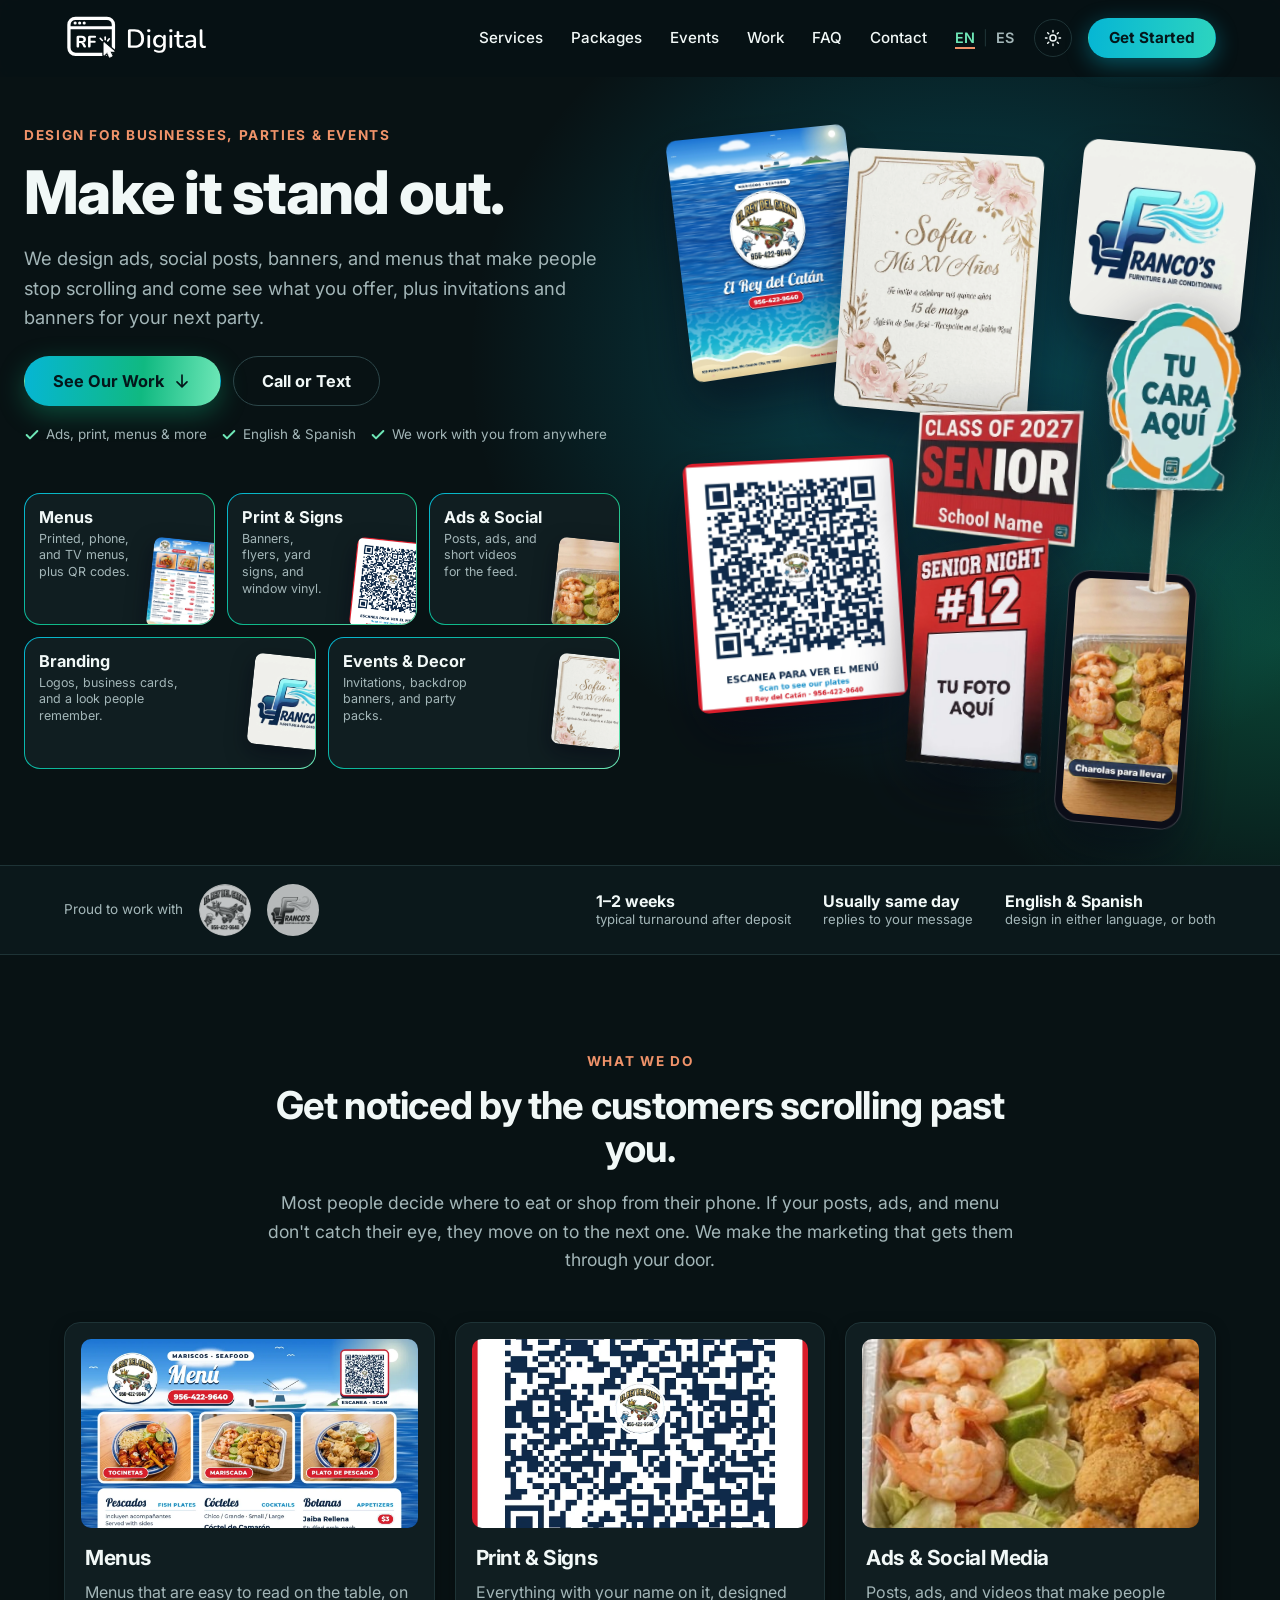
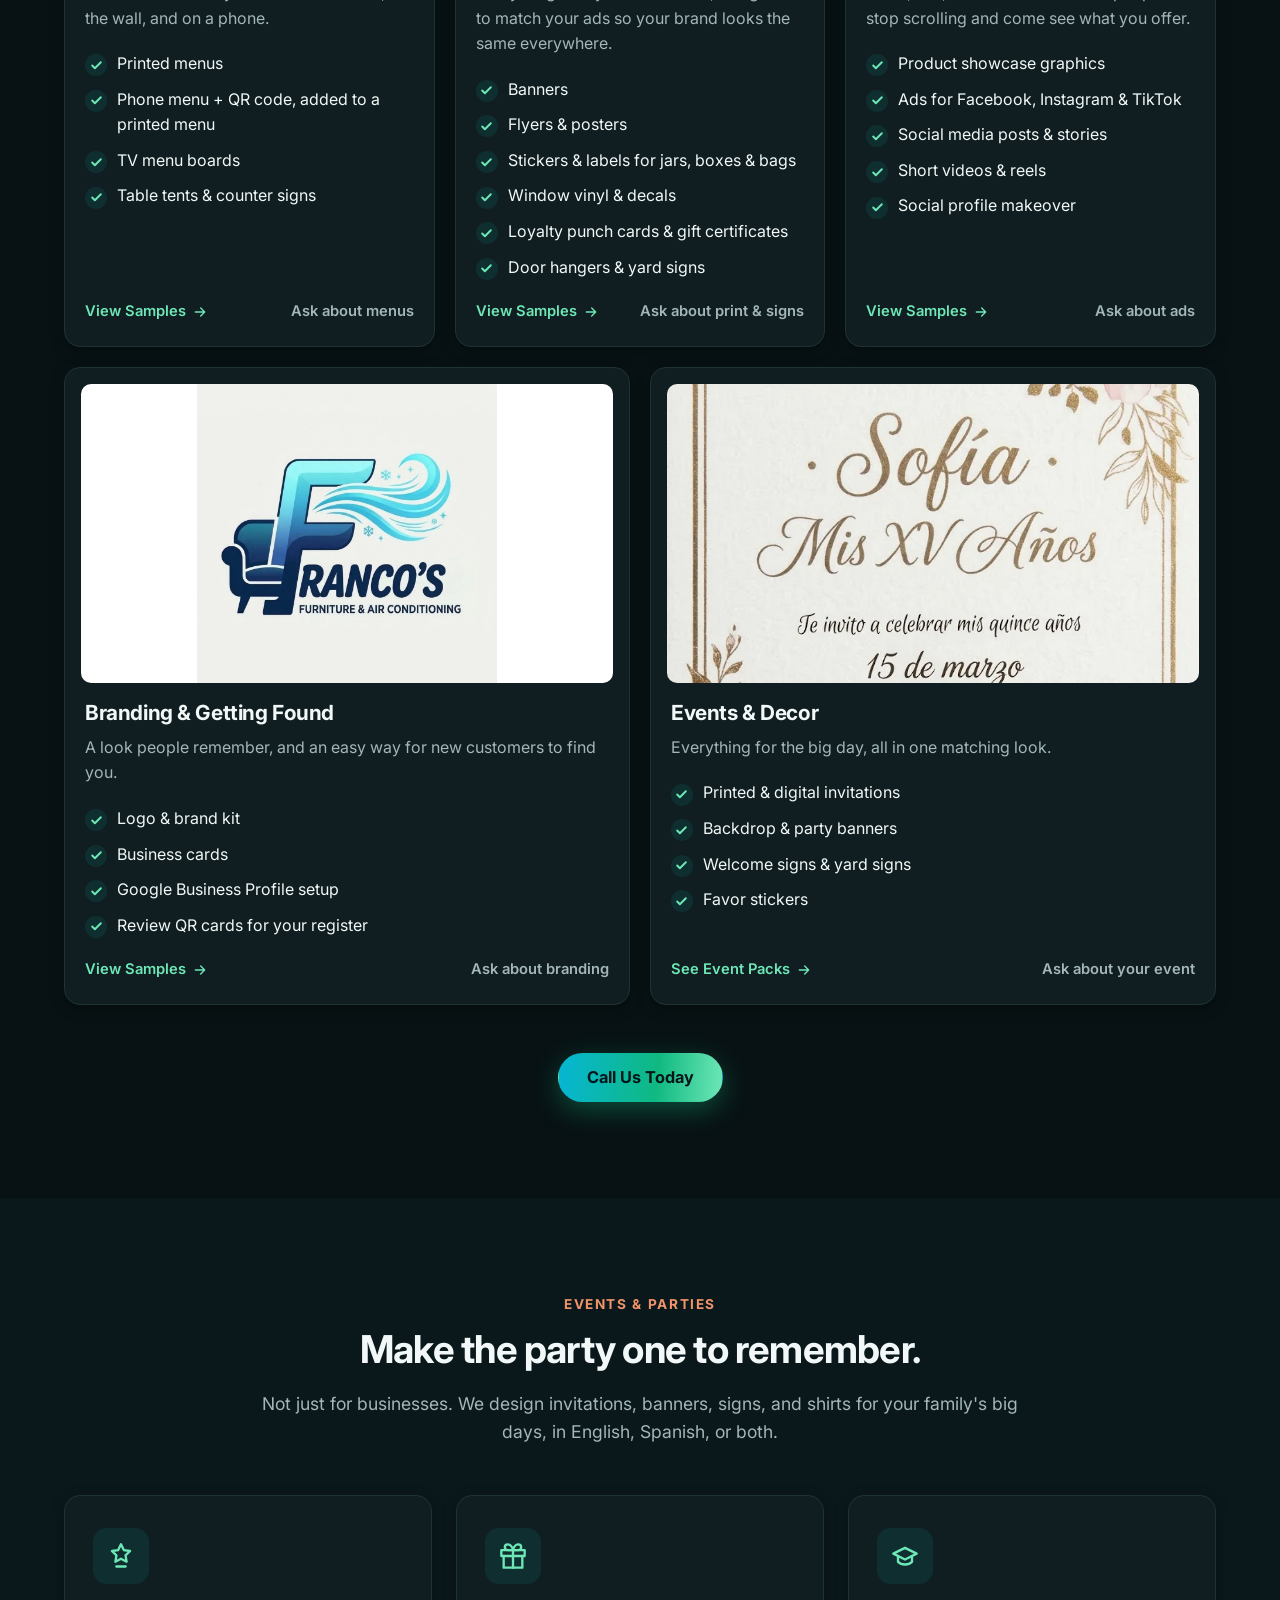
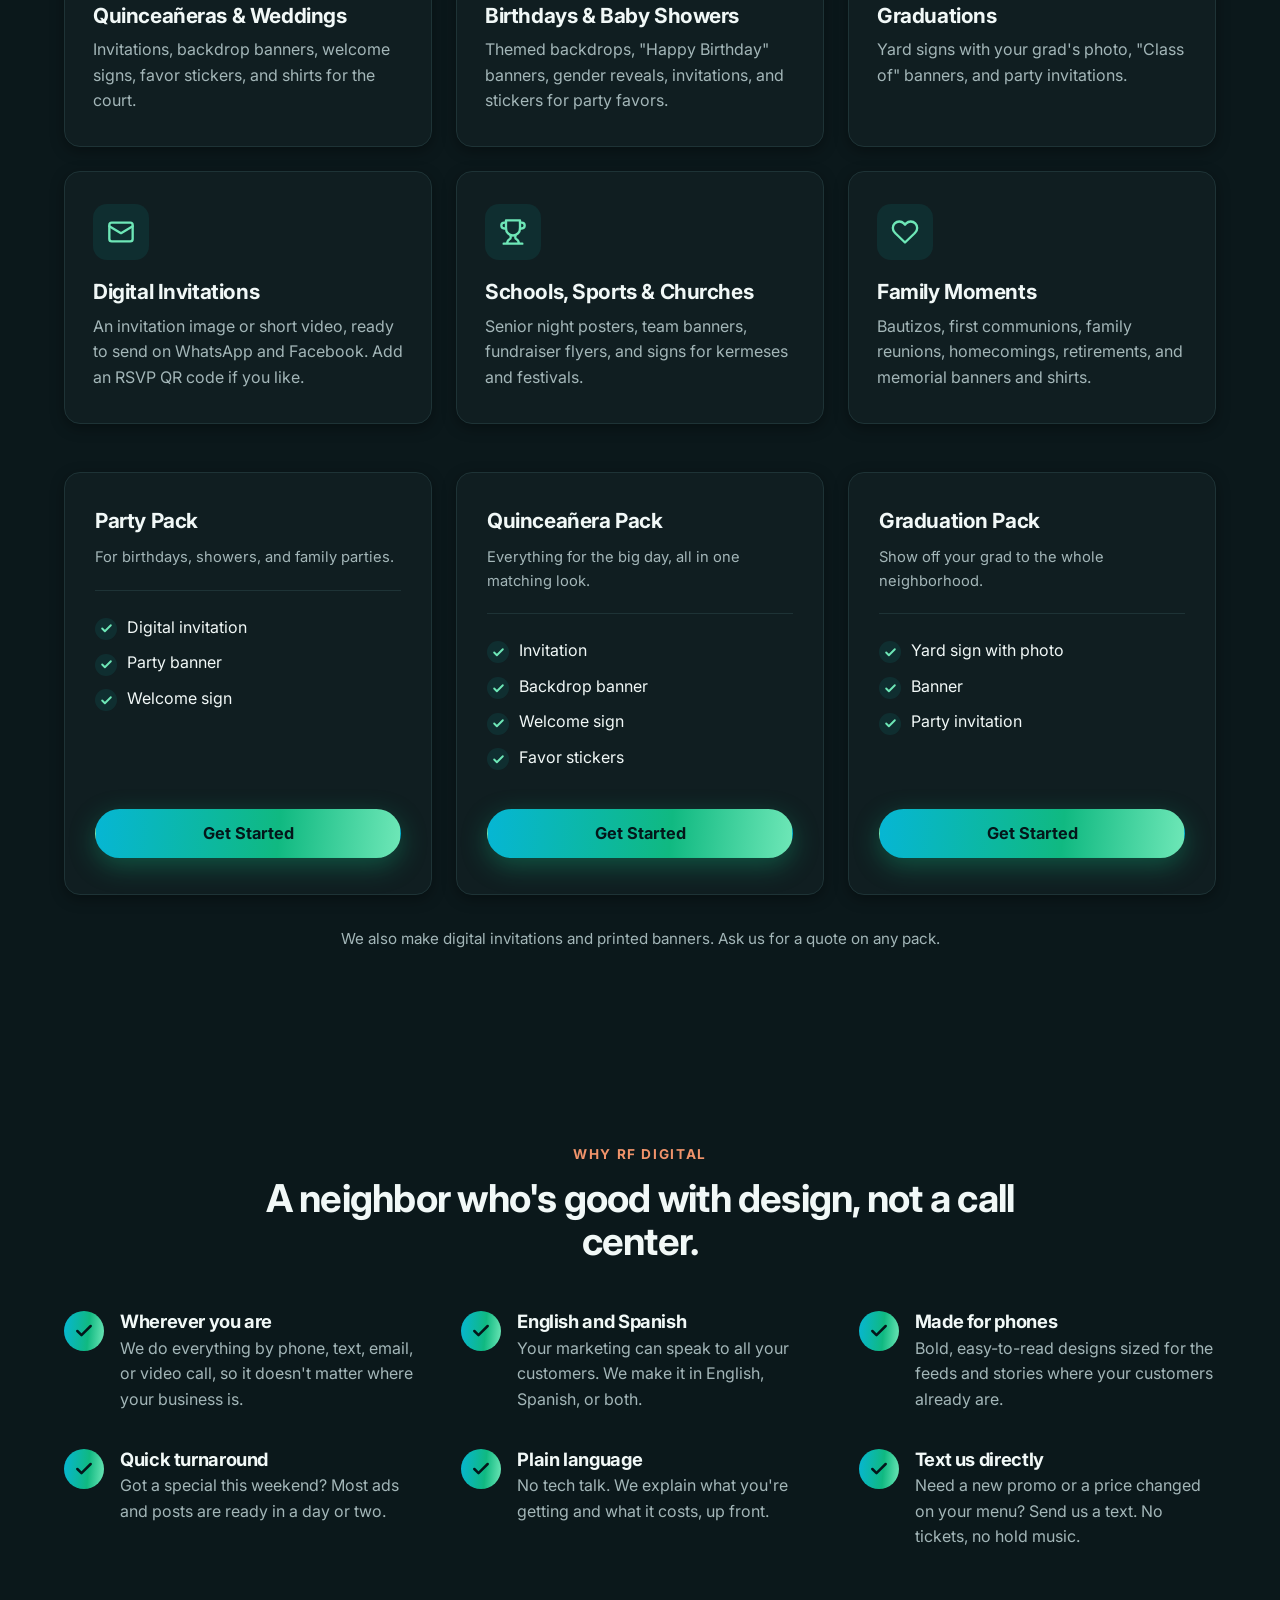
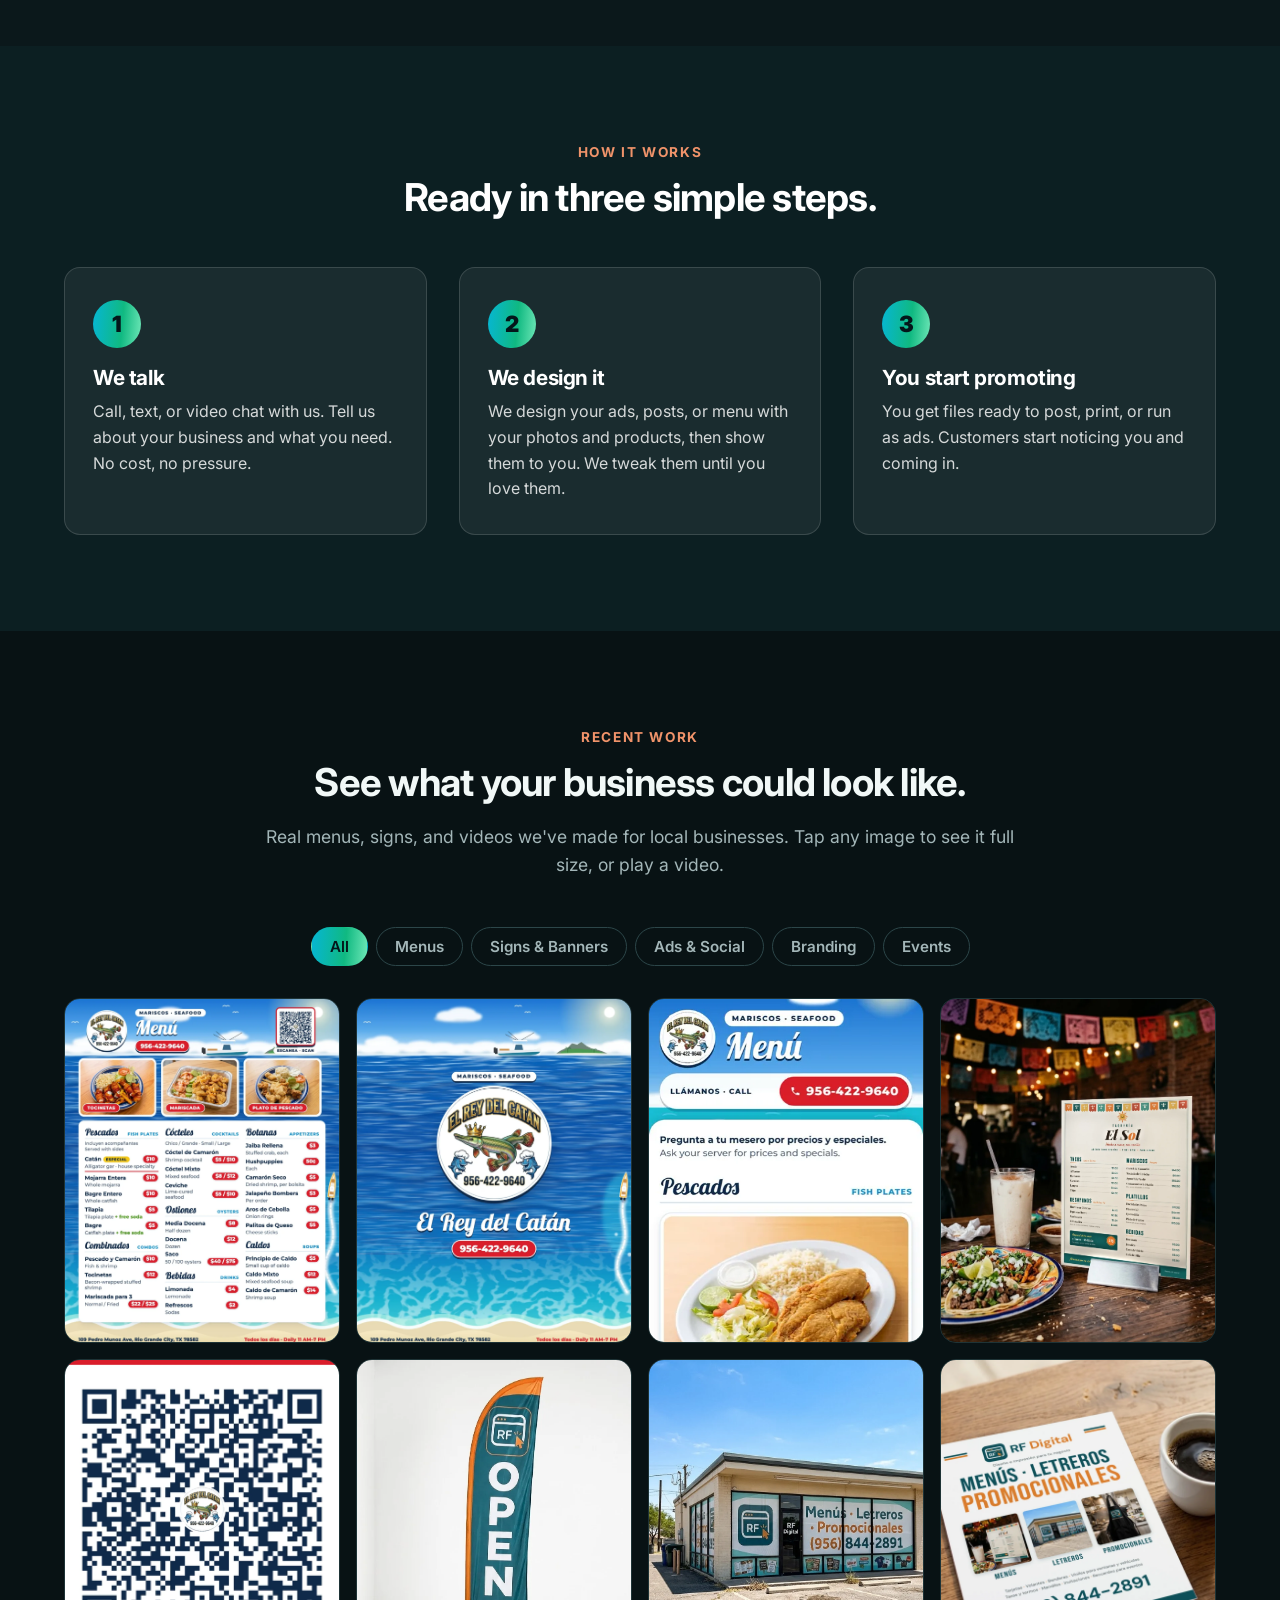
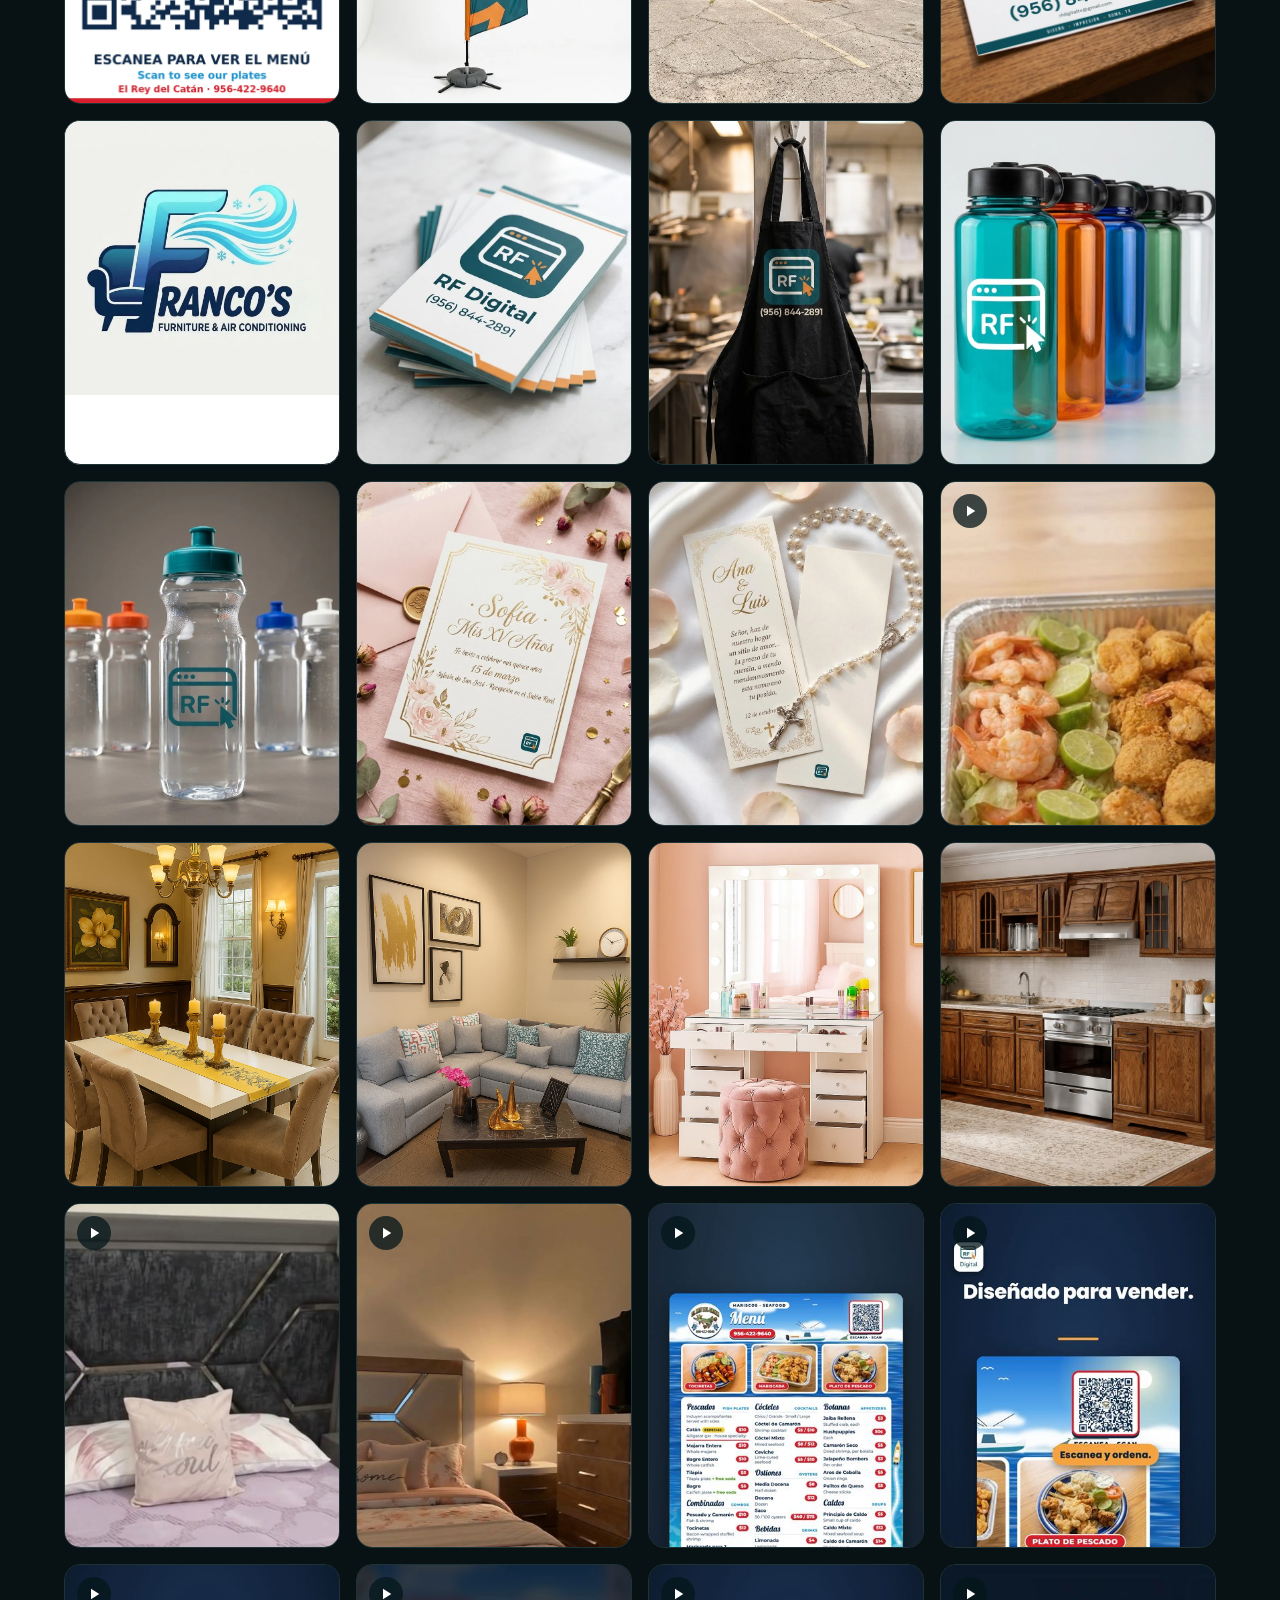
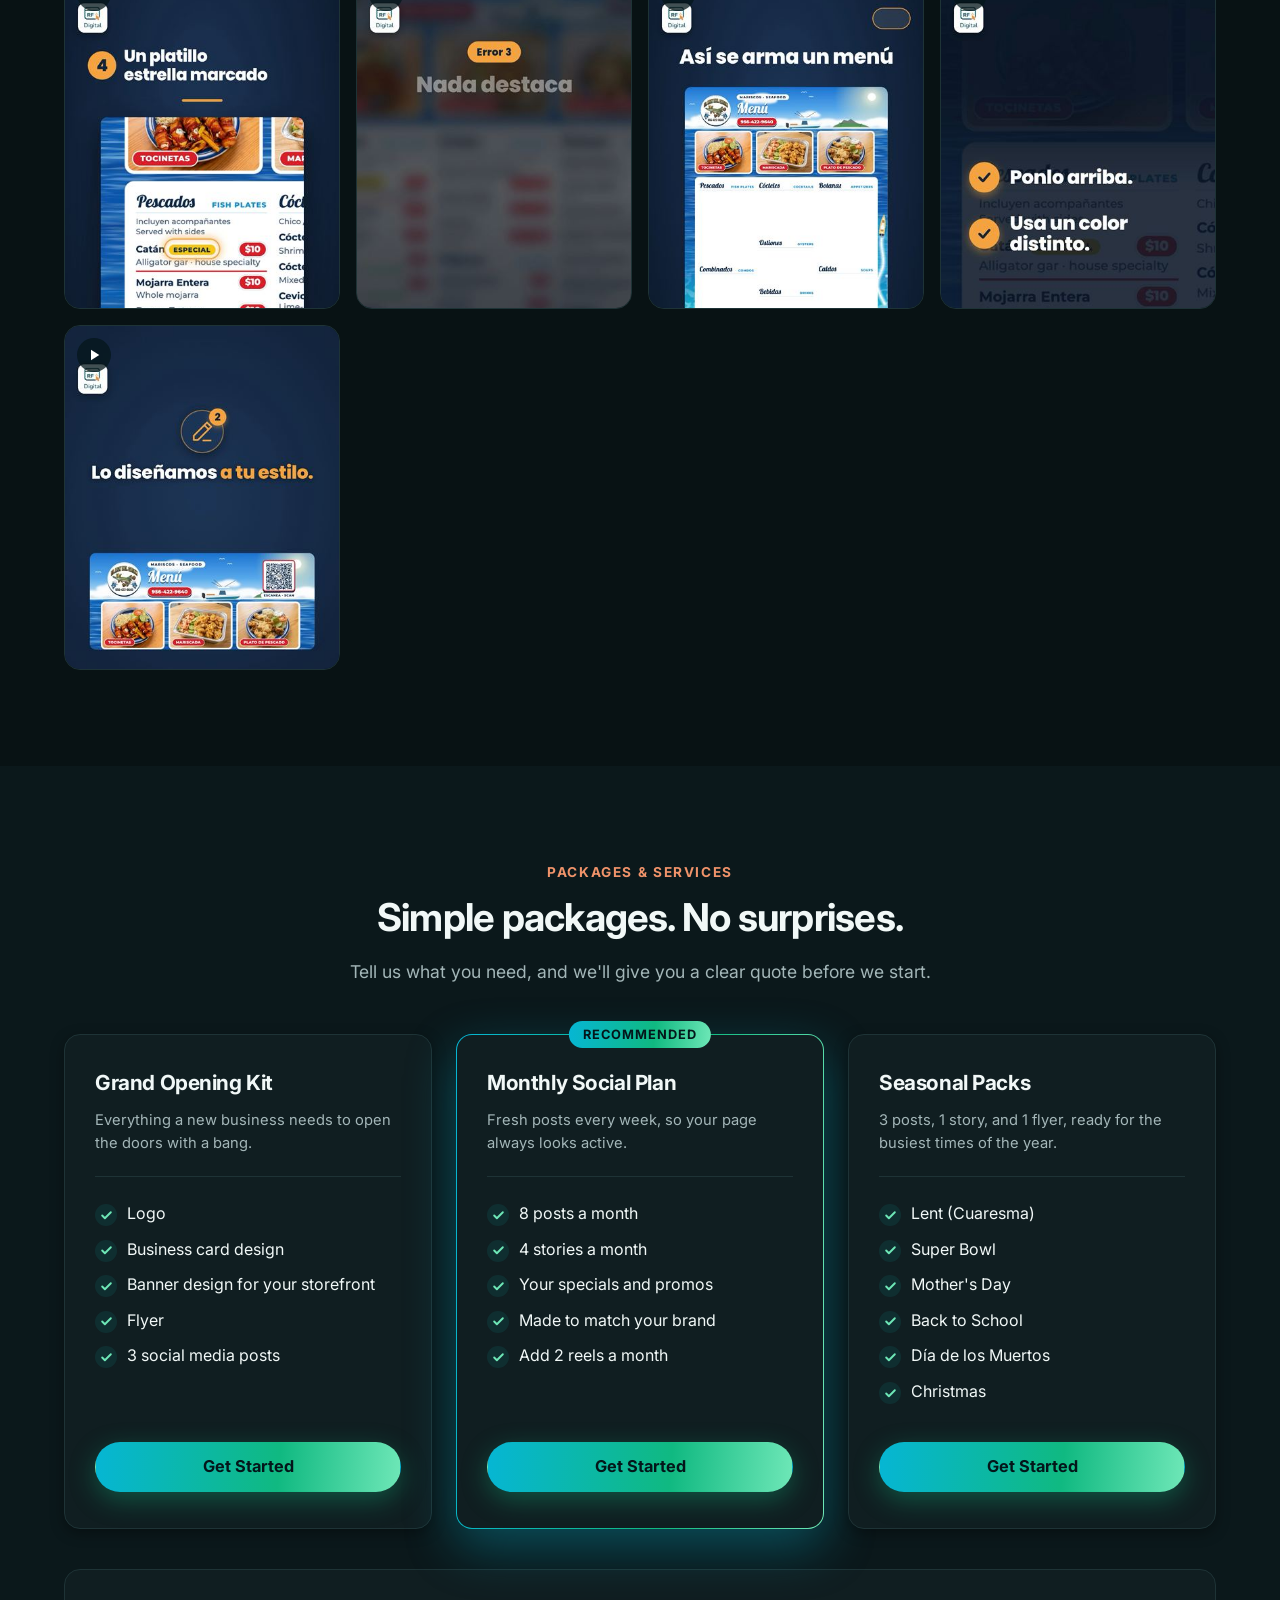
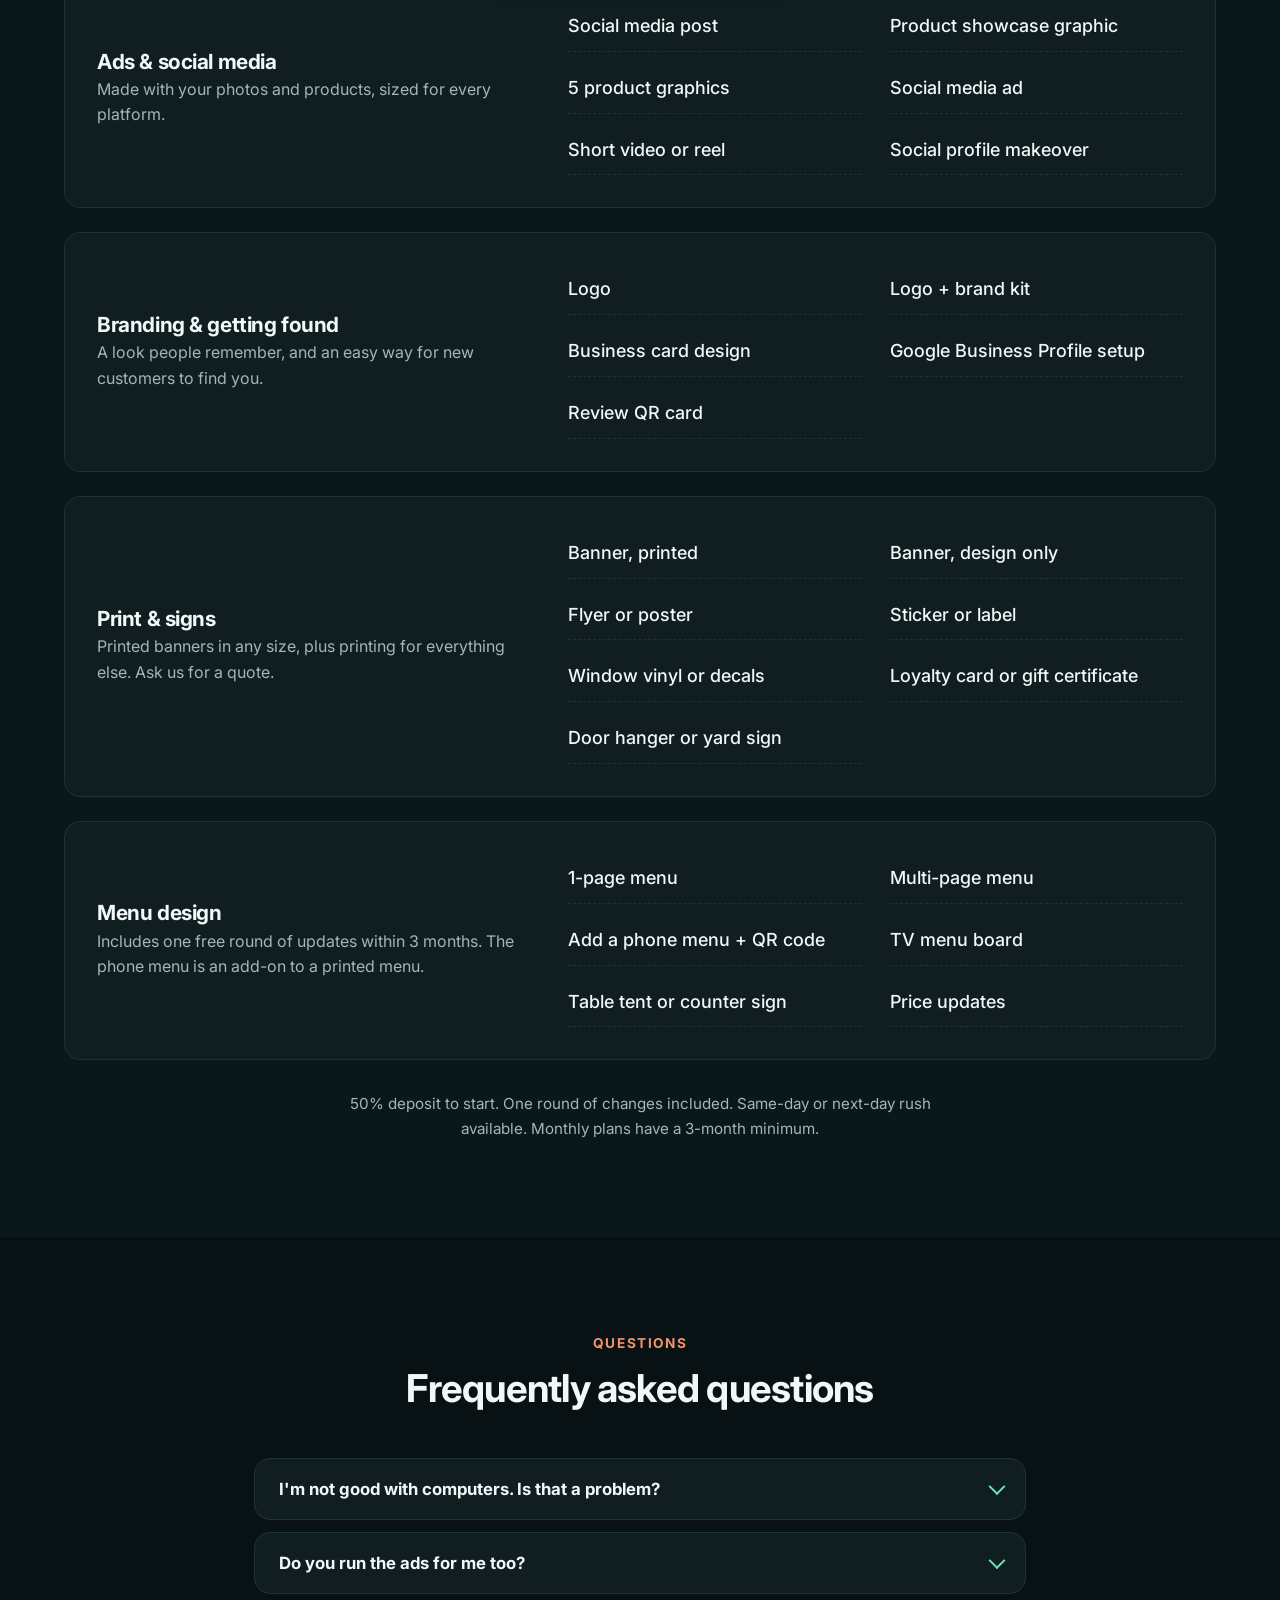
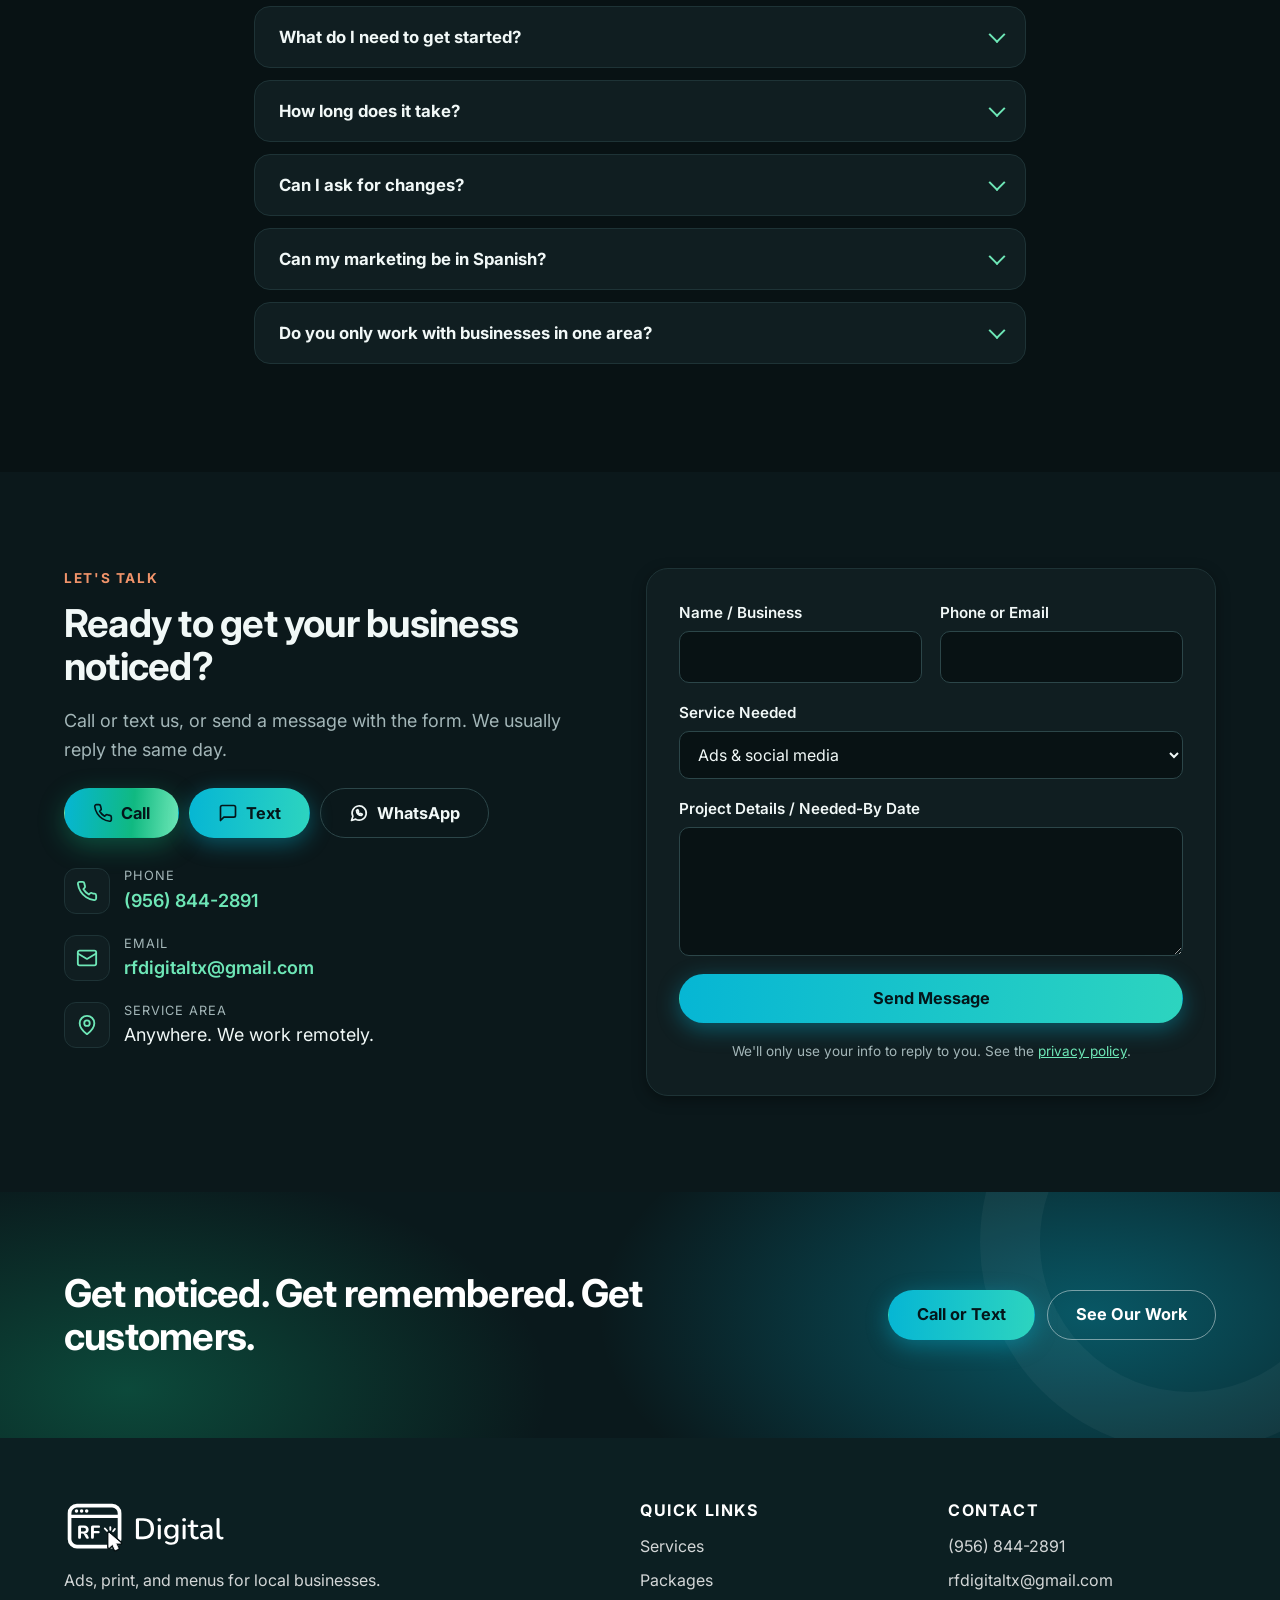
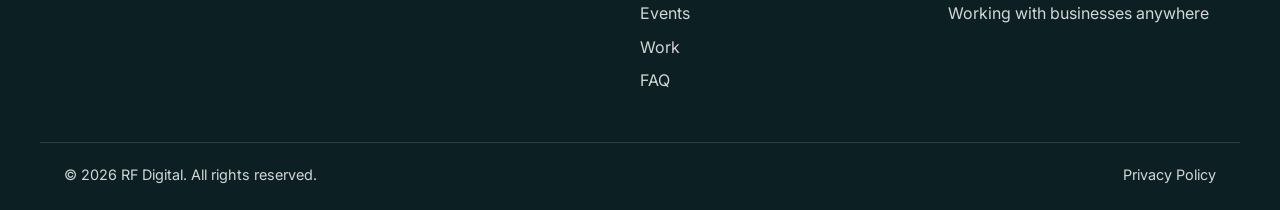
<file: index.html>
<!doctype html>
<html lang="en" data-title-es="Marketing digital para negocios locales | RF Digital" data-desc-es="RF Digital diseña anuncios, publicaciones para redes, logos, tarjetas, lonas, letreros y menús para negocios locales, además de invitaciones y lonas para fiestas y eventos.">
<head>
  <meta charset="utf-8">
  <meta name="viewport" content="width=device-width, initial-scale=1">
  <title>Digital Marketing for Local Businesses | RF Digital</title>
  <meta name="description" content="RF Digital designs ads, social posts, logos, business cards, banners, signs, and menus for local businesses, plus invitations and banners for parties and events.">
  <link rel="canonical" href="https://jose-franco22.github.io/rf-digital/">
  <meta name="theme-color" content="#081214">
  <script>
    // Set the theme before the page paints so dark mode never flashes white.
    (function () {
      var t = null;
      try { t = localStorage.getItem('rf-theme'); } catch (e) {}
      if (t !== 'light' && t !== 'dark') t = 'dark';
      document.documentElement.setAttribute('data-theme', t);
    })();
  </script>

  <meta property="og:type" content="website">
  <meta property="og:title" content="RF Digital | Design for local businesses, parties &amp; events">
  <meta property="og:description" content="Ads, social posts, banners, menus, and invitations for local businesses, parties, and events.">
  <meta property="og:url" content="https://jose-franco22.github.io/rf-digital/">
  <meta property="og:image" content="https://jose-franco22.github.io/rf-digital/assets/img/og-image.png?v=20261102201922">
  <meta property="og:image:width" content="1200">
  <meta property="og:image:height" content="630">
  <meta property="og:image:alt" content="RF Digital: make it stand out. Ads, print, menus, parties and events.">
  <meta property="og:locale" content="en_US">
  <meta property="og:locale:alternate" content="es_US">
  <meta name="twitter:card" content="summary_large_image">

  <link rel="icon" href="assets/img/favicon.svg" type="image/svg+xml">
  <link rel="icon" href="assets/img/favicon-32.png" sizes="32x32" type="image/png">
  <link rel="apple-touch-icon" href="assets/img/apple-touch-icon.png">

  <link rel="preconnect" href="https://fonts.googleapis.com">
  <link rel="preconnect" href="https://fonts.gstatic.com" crossorigin>
  <link href="https://fonts.googleapis.com/css2?family=Inter:wght@400;500;600;700;800;900&display=swap" rel="stylesheet">
  <link rel="stylesheet" href="assets/css/styles.css?v=20261102201922">

  <script type="application/ld+json">
  {
    "@context": "https://schema.org",
    "@type": "ProfessionalService",
    "name": "RF Digital",
    "url": "https://jose-franco22.github.io/rf-digital/",
    "telephone": "+1-956-844-2891",
    "email": "rfdigitaltx@gmail.com",
    "founder": "Jose Franco"
  }
  </script>
</head>
<body>
  <a class="skip" href="#main" data-i18n="skip">Skip to main content</a>
  <div class="scroll-progress" id="scroll-progress" aria-hidden="true"></div>

  <!-- ===================== HEADER ===================== -->
  <header class="site-header" id="top">
    <div class="container header-inner">
      <a class="brand" href="#top" aria-label="RF Digital home">
        <img class="logo-light" src="assets/img/logo.svg" alt="RF Digital" width="160" height="51">
        <img class="logo-dark" src="assets/img/logo-white.svg" alt="RF Digital" width="160" height="51">
      </a>

      <nav class="nav" id="nav" aria-label="Main">
        <a href="#services" data-i18n="nav.services">Services</a>
        <a href="#pricing" data-i18n="nav.pricing">Packages</a>
        <a href="#events" data-i18n="nav.events">Events</a>
        <a href="#work" data-i18n="nav.work">Work</a>
        <a href="#faq" data-i18n="nav.faq">FAQ</a>
        <a href="#contact" data-i18n="nav.contact">Contact</a>
        <a class="btn btn-cta nav-cta-mobile" href="tel:+19568442891" data-i18n="cta.call">Call or Text</a>
      </nav>

      <div class="header-actions">
        <div class="lang" role="group" aria-label="Language">
          <button type="button" data-lang="en" aria-pressed="true">EN</button>
          <span aria-hidden="true">|</span>
          <button type="button" data-lang="es" aria-pressed="false">ES</button>
        </div>
        <button class="theme-toggle" type="button" aria-label="Switch to dark mode">
          <svg class="moon" viewBox="0 0 24 24" aria-hidden="true"><path d="M21 12.8A9 9 0 1 1 11.2 3a7 7 0 0 0 9.8 9.8z"/></svg>
          <svg class="sun" viewBox="0 0 24 24" aria-hidden="true"><circle cx="12" cy="12" r="4"/><path d="M12 2v2M12 20v2M4.9 4.9l1.4 1.4M17.7 17.7l1.4 1.4M2 12h2M20 12h2M4.9 19.1l1.4-1.4M17.7 6.3l1.4-1.4"/></svg>
        </button>
        <a class="btn btn-cta btn-sm header-cta" href="#contact" data-i18n="cta.start">Get Started</a>
        <button class="menu-toggle" type="button" aria-controls="nav" aria-expanded="false" aria-label="Open menu">
          <span></span><span></span><span></span>
        </button>
      </div>
    </div>
  </header>

  <main id="main">

    <!-- ===================== HERO ===================== -->
    <section class="hero">
      <div class="container hero-grid">
        <div class="hero-copy">
          <p class="eyebrow" data-i18n="hero.eyebrow">Design for businesses, parties &amp; events</p>
          <h1 data-i18n="hero.title">Make it stand out.</h1>
          <p class="lead" data-i18n="hero.lead">We design ads, social posts, banners, and menus that make people stop scrolling and come see what you offer, plus invitations and banners for your next party.</p>
          <div class="btn-row">
            <a class="btn btn-primary" href="#work">
              <span data-i18n="cta.work">See Our Work</span>
              <svg class="icon" viewBox="0 0 24 24" aria-hidden="true"><path d="M12 5v14M6 13l6 6 6-6"/></svg>
            </a>
            <a class="btn btn-outline" href="tel:+19568442891" data-i18n="cta.call">Call or Text</a>
          </div>
          <ul class="hero-points">
            <li><svg class="icon" viewBox="0 0 24 24" aria-hidden="true"><path d="M20 6 9 17l-5-5"/></svg><span data-i18n="hero.p1">Ads, print, menus &amp; more</span></li>
            <li><svg class="icon" viewBox="0 0 24 24" aria-hidden="true"><path d="M20 6 9 17l-5-5"/></svg><span data-i18n="hero.p2">English &amp; Spanish</span></li>
            <li><svg class="icon" viewBox="0 0 24 24" aria-hidden="true"><path d="M20 6 9 17l-5-5"/></svg><span data-i18n="hero.p3">We work with you from anywhere</span></li>
          </ul>
        </div>

        <!-- Hero collage: real client work, decorative because it repeats in "Recent work" -->
        <div class="hero-stage" aria-hidden="true">
          <img class="piece p-cover" src="assets/img/work/rey-del-catan-cover.webp" alt="" width="1200" height="1553">
          <img class="piece p-xv" src="assets/img/work/xv-invitation-card.webp" alt="" width="768" height="1024">
          <img class="piece p-logo" src="assets/img/work/francos-logo.webp" alt="" width="1024" height="1024">
          <img class="piece p-sign" src="assets/img/work/rey-del-catan-qr.webp" alt="" width="1200" height="1377">
          <img class="piece p-yard" src="assets/img/work/senior-yard-sign.webp" alt="" width="500" height="401">
          <img class="piece p-senior" src="assets/img/work/senior-night-sign.webp" alt="" width="519" height="773">
          <span class="piece p-phone p-phone-2"><img src="assets/video/posters/el-rey-del-catan-ad.jpg" alt="" width="405" height="720"></span>
          <img class="piece p-face" src="assets/img/work/face-cutout-sign.webp" alt="" width="451" height="943">
        </div>

        <div class="hero-tiles">
          <a class="tile" href="#services">
            <h2 data-i18n="tile.1.t">Menus</h2>
            <p data-i18n="tile.1.d">Printed, phone, and TV menus, plus QR codes.</p>
            <img src="assets/img/work/rey-del-catan-menu.webp" alt="" width="1200" height="1553">
          </a>
          <a class="tile" href="#services">
            <h2 data-i18n="tile.2.t">Print &amp; Signs</h2>
            <p data-i18n="tile.2.d">Banners, flyers, yard signs, and window vinyl.</p>
            <img src="assets/img/work/rey-del-catan-qr.webp" alt="" width="1200" height="1377">
          </a>
          <a class="tile" href="#services">
            <h2 data-i18n="tile.3.t">Ads &amp; Social</h2>
            <p data-i18n="tile.3.d">Posts, ads, and short videos for the feed.</p>
            <img src="assets/video/posters/el-rey-del-catan-ad.jpg" alt="" width="405" height="720">
          </a>
          <a class="tile tile-wide" href="#services">
            <h2 data-i18n="tile.4.t">Branding</h2>
            <p data-i18n="tile.4.d">Logos, business cards, and a look people remember.</p>
            <img src="assets/img/work/francos-logo.webp" alt="" width="1024" height="1024">
          </a>
          <a class="tile tile-wide" href="#events">
            <h2 data-i18n="tile.5.t">Events &amp; Decor</h2>
            <p data-i18n="tile.5.d">Invitations, backdrop banners, and party packs.</p>
            <img src="assets/img/work/xv-invitation-card.webp" alt="" width="768" height="1024">
          </a>
        </div>
      </div>
    </section>

    <!-- ===================== PROOF ===================== -->
    <section class="proof" aria-label="Clients and promises">
      <div class="container proof-inner">
        <div class="proof-clients">
          <span data-i18n="proof.label">Proud to work with</span>
          <img src="assets/img/work/rey-del-catan-logo.webp" alt="El Rey del Catán" width="496" height="496" loading="lazy">
          <img src="assets/img/work/francos-logo.webp" alt="Franco's Furniture &amp; Air Conditioning" width="1024" height="1024" loading="lazy">
        </div>
        <ul class="proof-facts">
          <li><b data-i18n="proof.1.t">1–2 weeks</b><span data-i18n="proof.1.d">typical turnaround after deposit</span></li>
          <li><b data-i18n="proof.2.t">Usually same day</b><span data-i18n="proof.2.d">replies to your message</span></li>
          <li><b data-i18n="proof.3.t">English &amp; Spanish</b><span data-i18n="proof.3.d">design in either language, or both</span></li>
        </ul>
      </div>
    </section>

    <!-- ===================== SERVICES ===================== -->
    <section class="section" id="services">
      <div class="container">
        <div class="section-head">
          <p class="eyebrow" data-i18n="svc.eyebrow">What we do</p>
          <h2 data-i18n="svc.title">Get noticed by the customers scrolling past you.</h2>
          <p data-i18n="svc.lead">Most people decide where to eat or shop from their phone. If your posts, ads, and menu don't catch their eye, they move on to the next one. We make the marketing that gets them through your door.</p>
        </div>

        <div class="svc-hub">
          <article class="card svc-group">
            <div class="svc-thumb svc-thumb-top"><img src="assets/img/work/rey-del-catan-menu.webp" alt="" loading="lazy"></div>
            <h3 data-i18n="svc.c3.t">Menus</h3>
            <p data-i18n="svc.c3.d">Menus that are easy to read on the table, on the wall, and on a phone.</p>
            <ul class="checklist">
              <li data-i18n="svc.c3.l1">Printed menus</li>
              <li data-i18n="svc.c3.l2">Phone menu + QR code, added to a printed menu</li>
              <li data-i18n="svc.c3.l3">TV menu boards</li>
              <li data-i18n="svc.c3.l4">Table tents &amp; counter signs</li>
            </ul>
            <div class="card-links">
              <a href="#work" data-filter="menus"><span data-i18n="svc.samples">View Samples</span><svg class="icon" viewBox="0 0 24 24" aria-hidden="true"><path d="M5 12h14M13 6l6 6-6 6"/></svg></a>
              <a href="#contact" data-need="Menu" data-i18n="svc.c3.ask">Ask about menus</a>
            </div>
          </article>
          <article class="card svc-group">
            <div class="svc-thumb"><img src="assets/img/work/rey-del-catan-qr.webp" alt="" loading="lazy"></div>
            <h3 data-i18n="svc.c4.t">Print &amp; Signs</h3>
            <p data-i18n="svc.c4.d">Everything with your name on it, designed to match your ads so your brand looks the same everywhere.</p>
            <ul class="checklist">
              <li data-i18n="svc.c4.l1">Banners</li>
              <li data-i18n="svc.c4.l2">Flyers &amp; posters</li>
              <li data-i18n="svc.c4.l3">Stickers &amp; labels for jars, boxes &amp; bags</li>
              <li data-i18n="svc.c4.l4">Window vinyl &amp; decals</li>
              <li data-i18n="svc.c4.l5">Loyalty punch cards &amp; gift certificates</li>
              <li data-i18n="svc.c4.l6">Door hangers &amp; yard signs</li>
            </ul>
            <div class="card-links">
              <a href="#work" data-filter="signs"><span data-i18n="svc.samples">View Samples</span><svg class="icon" viewBox="0 0 24 24" aria-hidden="true"><path d="M5 12h14M13 6l6 6-6 6"/></svg></a>
              <a href="#contact" data-need="Print" data-i18n="svc.c4.ask">Ask about print &amp; signs</a>
            </div>
          </article>
          <article class="card svc-group">
            <div class="svc-thumb"><img src="assets/video/posters/el-rey-del-catan-ad.jpg" alt="" loading="lazy"></div>
            <h3 data-i18n="svc.c1.t">Ads &amp; Social Media</h3>
            <p data-i18n="svc.c1.d">Posts, ads, and videos that make people stop scrolling and come see what you offer.</p>
            <ul class="checklist">
              <li data-i18n="svc.c1.l1">Product showcase graphics</li>
              <li data-i18n="svc.c1.l2">Ads for Facebook, Instagram &amp; TikTok</li>
              <li data-i18n="svc.c1.l3">Social media posts &amp; stories</li>
              <li data-i18n="svc.c1.l4">Short videos &amp; reels</li>
              <li data-i18n="svc.c1.l5">Social profile makeover</li>
            </ul>
            <div class="card-links">
              <a href="#work" data-filter="ads"><span data-i18n="svc.samples">View Samples</span><svg class="icon" viewBox="0 0 24 24" aria-hidden="true"><path d="M5 12h14M13 6l6 6-6 6"/></svg></a>
              <a href="#contact" data-need="Ads" data-i18n="svc.c1.ask">Ask about ads</a>
            </div>
          </article>
          <article class="card svc-group">
            <div class="svc-thumb svc-thumb-logo"><img src="assets/img/work/francos-logo.webp" alt="" loading="lazy"></div>
            <h3 data-i18n="svc.c2.t">Branding &amp; Getting Found</h3>
            <p data-i18n="svc.c2.d">A look people remember, and an easy way for new customers to find you.</p>
            <ul class="checklist">
              <li data-i18n="svc.c2.l1">Logo &amp; brand kit</li>
              <li data-i18n="svc.c2.l2">Business cards</li>
              <li data-i18n="svc.c2.l3">Google Business Profile setup</li>
              <li data-i18n="svc.c2.l4">Review QR cards for your register</li>
            </ul>
            <div class="card-links">
              <a href="#work" data-filter="branding"><span data-i18n="svc.samples">View Samples</span><svg class="icon" viewBox="0 0 24 24" aria-hidden="true"><path d="M5 12h14M13 6l6 6-6 6"/></svg></a>
              <a href="#contact" data-need="Branding" data-i18n="svc.c2.ask">Ask about branding</a>
            </div>
          </article>
          <article class="card svc-group">
            <div class="svc-thumb svc-thumb-invite"><img src="assets/img/work/xv-invitation-card.webp" alt="" loading="lazy"></div>
            <h3 data-i18n="svc.c5.t">Events &amp; Decor</h3>
            <p data-i18n="svc.c5.d">Everything for the big day, all in one matching look.</p>
            <ul class="checklist">
              <li data-i18n="svc.c5.l1">Printed &amp; digital invitations</li>
              <li data-i18n="svc.c5.l2">Backdrop &amp; party banners</li>
              <li data-i18n="svc.c5.l3">Welcome signs &amp; yard signs</li>
              <li data-i18n="svc.c5.l4">Favor stickers</li>
            </ul>
            <div class="card-links">
              <a href="#events"><span data-i18n="svc.c5.see">See Event Packs</span><svg class="icon" viewBox="0 0 24 24" aria-hidden="true"><path d="M5 12h14M13 6l6 6-6 6"/></svg></a>
              <a href="#contact" data-need="Event" data-i18n="svc.c5.ask">Ask about your event</a>
            </div>
          </article>
        </div>

        <div class="center-cta">
          <a class="btn btn-primary" href="tel:+19568442891" data-i18n="cta.callToday">Call Us Today</a>
        </div>
      </div>
    </section>

    <!-- ===================== EVENTS ===================== -->
    <section class="section section-alt" id="events">
      <div class="container">
        <div class="section-head">
          <p class="eyebrow" data-i18n="ev.eyebrow">Events &amp; parties</p>
          <h2 data-i18n="ev.title">Make the party one to remember.</h2>
          <p data-i18n="ev.lead">Not just for businesses. We design invitations, banners, signs, and shirts for your family's big days, in English, Spanish, or both.</p>
        </div>

        <div class="card-grid">
          <article class="card">
            <div class="card-icon"><svg viewBox="0 0 24 24"><path d="M12 2l2.4 4.9 5.4.8-3.9 3.8.9 5.4L12 14.4l-4.8 2.5.9-5.4-3.9-3.8 5.4-.8z"/><path d="M8 21h8"/></svg></div>
            <h3 data-i18n="ev.c1.t">Quinceañeras &amp; Weddings</h3>
            <p data-i18n="ev.c1.d">Invitations, backdrop banners, welcome signs, favor stickers, and shirts for the court.</p>
          </article>
          <article class="card">
            <div class="card-icon"><svg viewBox="0 0 24 24"><path d="M20 12v10H4V12"/><path d="M2 7h20v5H2z"/><path d="M12 22V7"/><path d="M12 7H7.5a2.5 2.5 0 0 1 0-5C11 2 12 7 12 7zM12 7h4.5a2.5 2.5 0 0 0 0-5C13 2 12 7 12 7z"/></svg></div>
            <h3 data-i18n="ev.c2.t">Birthdays &amp; Baby Showers</h3>
            <p data-i18n="ev.c2.d">Themed backdrops, "Happy Birthday" banners, gender reveals, invitations, and stickers for party favors.</p>
          </article>
          <article class="card">
            <div class="card-icon"><svg viewBox="0 0 24 24"><path d="M22 10 12 5 2 10l10 5 10-5z"/><path d="M6 12v5c3 3 9 3 12 0v-5"/></svg></div>
            <h3 data-i18n="ev.c3.t">Graduations</h3>
            <p data-i18n="ev.c3.d">Yard signs with your grad's photo, "Class of" banners, and party invitations.</p>
          </article>
          <article class="card">
            <div class="card-icon"><svg viewBox="0 0 24 24"><rect x="2" y="4" width="20" height="16" rx="2"/><path d="m22 7-10 6L2 7"/></svg></div>
            <h3 data-i18n="ev.c4.t">Digital Invitations</h3>
            <p data-i18n="ev.c4.d">An invitation image or short video, ready to send on WhatsApp and Facebook. Add an RSVP QR code if you like.</p>
          </article>
          <article class="card">
            <div class="card-icon"><svg viewBox="0 0 24 24"><path d="M6 9H4.5a2.5 2.5 0 0 1 0-5H6M18 9h1.5a2.5 2.5 0 0 0 0-5H18"/><path d="M4 22h16M10 14.7V17c0 .6-.5 1-1 1.2C7.9 18.8 7 20.2 7 22M14 14.7V17c0 .6.5 1 1 1.2 1.1.6 2 2 2 3.8"/><path d="M18 2H6v7a6 6 0 0 0 12 0V2z"/></svg></div>
            <h3 data-i18n="ev.c5.t">Schools, Sports &amp; Churches</h3>
            <p data-i18n="ev.c5.d">Senior night posters, team banners, fundraiser flyers, and signs for kermeses and festivals.</p>
          </article>
          <article class="card">
            <div class="card-icon"><svg viewBox="0 0 24 24"><path d="M20.8 4.6a5.5 5.5 0 0 0-7.8 0L12 5.7l-1-1.1a5.5 5.5 0 0 0-7.8 7.8l1 1.1L12 21l7.8-7.5 1-1.1a5.5 5.5 0 0 0 0-7.8z"/></svg></div>
            <h3 data-i18n="ev.c6.t">Family Moments</h3>
            <p data-i18n="ev.c6.d">Bautizos, first communions, family reunions, homecomings, retirements, and memorial banners and shirts.</p>
          </article>
        </div>

        <div class="price-grid ev-packs">
          <article class="price-card">
            <h3 data-i18n="evp.1.t">Party Pack</h3>
            <p class="price-note" data-i18n="evp.1.d">For birthdays, showers, and family parties.</p>
            <ul class="checklist">
              <li data-i18n="evp.1.l1">Digital invitation</li>
              <li data-i18n="evp.1.l2">Party banner</li>
              <li data-i18n="evp.1.l3">Welcome sign</li>
            </ul>
            <a class="btn btn-primary" href="#contact" data-need="Event" data-i18n="cta.start">Get Started</a>
          </article>
          <article class="price-card">
            <h3 data-i18n="evp.2.t">Quinceañera Pack</h3>
            <p class="price-note" data-i18n="evp.2.d">Everything for the big day, all in one matching look.</p>
            <ul class="checklist">
              <li data-i18n="evp.2.l1">Invitation</li>
              <li data-i18n="evp.2.l2">Backdrop banner</li>
              <li data-i18n="evp.2.l3">Welcome sign</li>
              <li data-i18n="evp.2.l4">Favor stickers</li>
            </ul>
            <a class="btn btn-primary" href="#contact" data-need="Event" data-i18n="cta.start">Get Started</a>
          </article>
          <article class="price-card">
            <h3 data-i18n="evp.3.t">Graduation Pack</h3>
            <p class="price-note" data-i18n="evp.3.d">Show off your grad to the whole neighborhood.</p>
            <ul class="checklist">
              <li data-i18n="evp.3.l1">Yard sign with photo</li>
              <li data-i18n="evp.3.l2">Banner</li>
              <li data-i18n="evp.3.l3">Party invitation</li>
            </ul>
            <a class="btn btn-primary" href="#contact" data-need="Event" data-i18n="cta.start">Get Started</a>
          </article>
        </div>
        <p class="price-terms" data-i18n="ev.note">We also make digital invitations and printed banners. Ask us for a quote on any pack.</p>
      </div>
    </section>

    <!-- ===================== WHY ===================== -->
    <section class="section section-alt">
      <div class="container">
        <div class="section-head">
          <p class="eyebrow" data-i18n="why.eyebrow">Why RF Digital</p>
          <h2 data-i18n="why.title">A neighbor who's good with design, not a call center.</h2>
        </div>
        <div class="why-grid">
          <div class="why">
            <span class="check"><svg viewBox="0 0 24 24"><path d="M20 6 9 17l-5-5"/></svg></span>
            <div><h3 data-i18n="why.1.t">Wherever you are</h3><p data-i18n="why.1.d">We do everything by phone, text, email, or video call, so it doesn't matter where your business is.</p></div>
          </div>
          <div class="why">
            <span class="check"><svg viewBox="0 0 24 24"><path d="M20 6 9 17l-5-5"/></svg></span>
            <div><h3 data-i18n="why.2.t">English and Spanish</h3><p data-i18n="why.2.d">Your marketing can speak to all your customers. We make it in English, Spanish, or both.</p></div>
          </div>
          <div class="why">
            <span class="check"><svg viewBox="0 0 24 24"><path d="M20 6 9 17l-5-5"/></svg></span>
            <div><h3 data-i18n="why.3.t">Made for phones</h3><p data-i18n="why.3.d">Bold, easy-to-read designs sized for the feeds and stories where your customers already are.</p></div>
          </div>
          <div class="why">
            <span class="check"><svg viewBox="0 0 24 24"><path d="M20 6 9 17l-5-5"/></svg></span>
            <div><h3 data-i18n="why.4.t">Quick turnaround</h3><p data-i18n="why.4.d">Got a special this weekend? Most ads and posts are ready in a day or two.</p></div>
          </div>
          <div class="why">
            <span class="check"><svg viewBox="0 0 24 24"><path d="M20 6 9 17l-5-5"/></svg></span>
            <div><h3 data-i18n="why.5.t">Plain language</h3><p data-i18n="why.5.d">No tech talk. We explain what you're getting and what it costs, up front.</p></div>
          </div>
          <div class="why">
            <span class="check"><svg viewBox="0 0 24 24"><path d="M20 6 9 17l-5-5"/></svg></span>
            <div><h3 data-i18n="why.6.t">Text us directly</h3><p data-i18n="why.6.d">Need a new promo or a price changed on your menu? Send us a text. No tickets, no hold music.</p></div>
          </div>
        </div>
      </div>
    </section>

    <!-- ===================== HOW IT WORKS ===================== -->
    <section class="section section-band">
      <div class="container">
        <div class="section-head">
          <p class="eyebrow eyebrow-light" data-i18n="how.eyebrow">How it works</p>
          <h2 data-i18n="how.title">Ready in three simple steps.</h2>
        </div>
        <ol class="steps">
          <li>
            <span class="step-num">1</span>
            <h3 data-i18n="how.1.t">We talk</h3>
            <p data-i18n="how.1.d">Call, text, or video chat with us. Tell us about your business and what you need. No cost, no pressure.</p>
          </li>
          <li>
            <span class="step-num">2</span>
            <h3 data-i18n="how.2.t">We design it</h3>
            <p data-i18n="how.2.d">We design your ads, posts, or menu with your photos and products, then show them to you. We tweak them until you love them.</p>
          </li>
          <li>
            <span class="step-num">3</span>
            <h3 data-i18n="how.3.t">You start promoting</h3>
            <p data-i18n="how.3.d">You get files ready to post, print, or run as ads. Customers start noticing you and coming in.</p>
          </li>
        </ol>
      </div>
    </section>

    <!-- ===================== WORK ===================== -->
    <section class="section" id="work">
      <div class="container">
        <div class="section-head">
          <p class="eyebrow" data-i18n="work.eyebrow">Recent work</p>
          <h2 data-i18n="work.title">See what your business could look like.</h2>
          <p data-i18n="work.lead">Real menus, signs, and videos we've made for local businesses. Tap any image to see it full size, or play a video.</p>
        </div>

        <div class="g-filters" role="group" aria-label="Filter work">
          <button type="button" data-g-filter="all" aria-pressed="true" data-i18n="g.f.all">All</button>
          <button type="button" data-g-filter="menus" aria-pressed="false" data-i18n="g.f.menus">Menus</button>
          <button type="button" data-g-filter="signs" aria-pressed="false" data-i18n="g.f.signs">Signs &amp; Banners</button>
          <button type="button" data-g-filter="ads" aria-pressed="false" data-i18n="g.f.ads">Ads &amp; Social</button>
          <button type="button" data-g-filter="branding" aria-pressed="false" data-i18n="g.f.branding">Branding</button>
          <button type="button" data-g-filter="events" aria-pressed="false" data-i18n="g.f.events">Events</button>
        </div>

        <div class="gallery" id="gallery">
          <a class="g-item" href="assets/img/work/rey-del-catan-menu.webp" target="_blank" rel="noopener" data-cat="menus" data-need="Menu" data-kind="image">
            <img src="assets/img/work/rey-del-catan-menu.webp" alt="One-page menu, El Rey del Catán" width="1200" height="1553" loading="lazy">
            
            <span class="g-over"><small>El Rey del Catán</small><b data-i18n="spot.2">One-page menu</b><span class="g-detail" data-i18n="g.menu">Bilingual one-page menu with photos, prices, and a QR code.</span></span>
          </a>
          <a class="g-item" href="assets/img/work/rey-del-catan-cover.webp" target="_blank" rel="noopener" data-cat="menus" data-need="Menu" data-kind="image">
            <img src="assets/img/work/rey-del-catan-cover.webp" alt="Menu cover, El Rey del Catán" width="1200" height="1553" loading="lazy">
            
            <span class="g-over"><small>El Rey del Catán</small><b data-i18n="spot.1">Menu cover</b><span class="g-detail" data-i18n="g.cover">A cover that matches their bilingual menu.</span></span>
          </a>
          <a class="g-item" href="assets/img/work/rey-del-catan-phone-menu.webp" target="_blank" rel="noopener" data-cat="menus" data-need="Menu" data-kind="image" data-pdf="assets/docs/el-rey-del-catan-menu.pdf">
            <img src="assets/img/work/rey-del-catan-phone-menu.webp" alt="Phone menu, El Rey del Catán" width="433" height="900" loading="lazy">
            
            <span class="g-over"><small>El Rey del Catán</small><b data-i18n="spot.4">Phone menu (PDF)</b><span class="g-detail" data-i18n="g.phone">A menu made to read on a phone, with a PDF customers can open.</span></span>
          </a>
          <a class="g-item" href="assets/img/work/el-sol-menu.webp" target="_blank" rel="noopener" data-cat="menus" data-need="Menu" data-kind="image">
            <img src="assets/img/work/el-sol-menu.webp" alt="Table menu for a taquería" width="1400" height="1738" loading="lazy">
            
            <span class="g-over"><small data-i18n="g.mock">Design mockup</small><b data-i18n="g.mk.menu.t">Taquería table menu</b><span class="g-detail" data-i18n="g.mk.menu">A table menu with sections, prices, and a combo special that stands out.</span></span>
          </a>
          <a class="g-item" href="assets/img/work/rey-del-catan-qr.webp" target="_blank" rel="noopener" data-cat="signs" data-need="Print" data-kind="image">
            <img src="assets/img/work/rey-del-catan-qr.webp" alt="QR code sign, El Rey del Catán" width="1200" height="1377" loading="lazy">
            
            <span class="g-over"><small>El Rey del Catán</small><b data-i18n="spot.3">QR code sign</b><span class="g-detail" data-i18n="g.qr">A table sign customers scan to see the menu.</span></span>
          </a>
          <a class="g-item" href="assets/img/work/rf-digital-flag.webp" target="_blank" rel="noopener" data-cat="signs" data-need="Print" data-kind="image">
            <img src="assets/img/work/rf-digital-flag.webp" alt="Feather flag that says Open" width="1024" height="1024" loading="lazy">
            
            <span class="g-over"><small data-i18n="g.mock">Design mockup</small><b data-i18n="g.mk.flag.t">Feather flag</b><span class="g-detail" data-i18n="g.mk.flag">A feather flag that tells drivers you're open.</span></span>
          </a>
          <a class="g-item" href="assets/img/work/rf-digital-storefront.webp" target="_blank" rel="noopener" data-cat="signs" data-need="Print" data-kind="image">
            <img src="assets/img/work/rf-digital-storefront.webp" alt="Storefront windows covered in vinyl graphics with a logo and phone number" width="1024" height="1024" loading="lazy">
            
            <span class="g-over"><small data-i18n="g.mock">Design mockup</small><b data-i18n="g.mk.windows.t">Window graphics</b><span class="g-detail" data-i18n="g.mk.windows">Window vinyls that turn your storefront into a sign people see from the street.</span></span>
          </a>
          <a class="g-item" href="assets/img/work/rf-digital-flyer.webp" target="_blank" rel="noopener" data-cat="ads" data-need="Print" data-kind="image">
            <img src="assets/img/work/rf-digital-flyer.webp" alt="Printed flyer for menus, signs, and promo items" width="1400" height="1400" loading="lazy">
            
            <span class="g-over"><small data-i18n="g.mock">Design mockup</small><b data-i18n="g.mk.flyer.t">Flyer</b><span class="g-detail" data-i18n="g.mk.flyer">A one-page flyer with photos, a list of services, and a big phone number.</span></span>
          </a>
          <a class="g-item g-logo" href="assets/img/work/francos-logo.webp" target="_blank" rel="noopener" data-cat="branding" data-need="Branding" data-kind="image">
            <img src="assets/img/work/francos-logo.webp" alt="Franco's logo" width="1024" height="1024" loading="lazy">
            
            <span class="g-over"><small>Franco's Furniture &amp; Air Conditioning</small><b data-i18n="fr.2">New logo</b><span class="g-detail" data-i18n="g.logo">A new logo for a furniture and air conditioning store.</span></span>
          </a>
          <a class="g-item" href="assets/img/work/rf-digital-business-cards.webp" target="_blank" rel="noopener" data-cat="branding" data-need="Branding" data-kind="image">
            <img src="assets/img/work/rf-digital-business-cards.webp" alt="Stack of business cards with a logo" width="1024" height="1024" loading="lazy">
            
            <span class="g-over"><small data-i18n="g.mock">Design mockup</small><b data-i18n="g.mk.cards.t">Business cards</b><span class="g-detail" data-i18n="g.mk.cards">Business cards with your logo and phone number.</span></span>
          </a>
          <a class="g-item" href="assets/img/work/rf-digital-apron.webp" target="_blank" rel="noopener" data-cat="branding" data-need="Branding" data-kind="image">
            <img src="assets/img/work/rf-digital-apron.webp" alt="Black apron with a logo and phone number" width="1024" height="1024" loading="lazy">
            
            <span class="g-over"><small data-i18n="g.mock">Design mockup</small><b data-i18n="g.mk.apron.t">Branded apron</b><span class="g-detail" data-i18n="g.mk.apron">An apron with your logo and number, for the kitchen or the counter.</span></span>
          </a>
          <a class="g-item" href="assets/img/work/rf-digital-bottles.webp" target="_blank" rel="noopener" data-cat="branding" data-need="Branding" data-kind="image">
            <img src="assets/img/work/rf-digital-bottles.webp" alt="Water bottles in several colors with a logo" width="1024" height="1024" loading="lazy">
            
            <span class="g-over"><small data-i18n="g.mock">Design mockup</small><b data-i18n="g.mk.bottles.t">Branded water bottles</b><span class="g-detail" data-i18n="g.mk.bottles">Water bottles with your logo, in colors that match your brand.</span></span>
          </a>
          <a class="g-item" href="assets/img/work/rf-digital-sport-bottles.webp" target="_blank" rel="noopener" data-cat="branding" data-need="Branding" data-kind="image">
            <img src="assets/img/work/rf-digital-sport-bottles.webp" alt="Squeeze bottles with a logo" width="1024" height="1024" loading="lazy">
            
            <span class="g-over"><small data-i18n="g.mock">Design mockup</small><b data-i18n="g.mk.sport.t">Branded sport bottles</b><span class="g-detail" data-i18n="g.mk.sport">Squeeze bottles with your logo, for giveaways and events.</span></span>
          </a>
          <a class="g-item" href="assets/img/work/xv-invitation.webp" target="_blank" rel="noopener" data-cat="events" data-need="Event" data-kind="image">
            <img src="assets/img/work/xv-invitation.webp" alt="Quinceañera invitation with pink flowers" width="1024" height="1024" loading="lazy">
            
            <span class="g-over"><small data-i18n="g.mock">Design mockup</small><b data-i18n="g.mk.xv.t">Quinceañera invitation</b><span class="g-detail" data-i18n="g.mk.xv">A printed invitation with flowers and gold lettering.</span></span>
          </a>
          <a class="g-item" href="assets/img/work/wedding-rosary-favor.webp" target="_blank" rel="noopener" data-cat="events" data-need="Event" data-kind="image">
            <img src="assets/img/work/wedding-rosary-favor.webp" alt="Wedding favor card with a rosary" width="1024" height="1024" loading="lazy">
            
            <span class="g-over"><small data-i18n="g.mock">Design mockup</small><b data-i18n="g.mk.rosary.t">Wedding favor</b><span class="g-detail" data-i18n="g.mk.rosary">A keepsake card with a rosary for wedding guests.</span></span>
          </a>
          <a class="g-item" href="assets/video/el-rey-del-catan-ad.mp4" target="_blank" rel="noopener" data-cat="ads" data-need="Ads" data-kind="video">
            <img src="assets/video/posters/el-rey-del-catan-ad.jpg" alt="Video ad, El Rey del Catán" width="405" height="720" loading="lazy">
            <svg class="g-play" viewBox="0 0 24 24" aria-hidden="true"><path d="M8 5v14l11-7z"/></svg>
            <span class="g-over"><small>El Rey del Catán</small><b data-i18n="spot.v.t">Video ad</b><span class="g-detail" data-i18n="spot.v.d">A 15-second ad for Facebook and Instagram that shows off their best plates and to-go trays, then ends with the phone number, address, and hours.</span></span>
          </a>
          <a class="g-item" href="assets/img/work/francos-dining.webp" target="_blank" rel="noopener" data-cat="ads" data-need="Ads" data-kind="image">
            <img src="assets/img/work/francos-dining.webp" alt="Dining room set with tufted chairs" width="1024" height="1536" loading="lazy">
            
            <span class="g-over"><small>Franco's Furniture &amp; Air Conditioning</small><b data-i18n="fr.r1">Dining room</b><span class="g-detail" data-i18n="g.room">A room image made for their showroom furniture.</span></span>
          </a>
          <a class="g-item" href="assets/img/work/francos-living.webp" target="_blank" rel="noopener" data-cat="ads" data-need="Ads" data-kind="image">
            <img src="assets/img/work/francos-living.webp" alt="Gray sectional sofa with a marble coffee table" width="1024" height="1536" loading="lazy">
            
            <span class="g-over"><small>Franco's Furniture &amp; Air Conditioning</small><b data-i18n="fr.r2">Living room</b><span class="g-detail" data-i18n="g.room">A room image made for their showroom furniture.</span></span>
          </a>
          <a class="g-item" href="assets/img/work/francos-vanity.webp" target="_blank" rel="noopener" data-cat="ads" data-need="Ads" data-kind="image">
            <img src="assets/img/work/francos-vanity.webp" alt="White lighted vanity with a pink tufted stool" width="1024" height="1024" loading="lazy">
            
            <span class="g-over"><small>Franco's Furniture &amp; Air Conditioning</small><b data-i18n="fr.r3">Vanity</b><span class="g-detail" data-i18n="g.room">A room image made for their showroom furniture.</span></span>
          </a>
          <a class="g-item" href="assets/img/work/francos-kitchen.webp" target="_blank" rel="noopener" data-cat="ads" data-need="Ads" data-kind="image">
            <img src="assets/img/work/francos-kitchen.webp" alt="Oak kitchen cabinets with a stainless range" width="1536" height="1024" loading="lazy">
            
            <span class="g-over"><small>Franco's Furniture &amp; Air Conditioning</small><b data-i18n="fr.r4">Kitchen</b><span class="g-detail" data-i18n="g.room">A room image made for their showroom furniture.</span></span>
          </a>
          <a class="g-item" href="assets/video/call-text-1.mp4" target="_blank" rel="noopener" data-cat="ads" data-need="Ads" data-kind="video">
            <img src="assets/video/posters/call-text-1.jpg" alt="Video ad for a bedroom set" width="405" height="720" loading="lazy">
            <svg class="g-play" viewBox="0 0 24 24" aria-hidden="true"><path d="M8 5v14l11-7z"/></svg>
            <span class="g-over"><small>Franco's Furniture &amp; Air Conditioning</small><b data-i18n="fr.v1">Video ad: bedroom set</b><span class="g-detail" data-i18n="g.bed">A video ad that shows off their bedroom sets.</span></span>
          </a>
          <a class="g-item" href="assets/video/call-text-2.mp4" target="_blank" rel="noopener" data-cat="ads" data-need="Ads" data-kind="video">
            <img src="assets/video/posters/call-text-2.jpg" alt="Second video ad for a bedroom set" width="405" height="720" loading="lazy">
            <svg class="g-play" viewBox="0 0 24 24" aria-hidden="true"><path d="M8 5v14l11-7z"/></svg>
            <span class="g-over"><small>Franco's Furniture &amp; Air Conditioning</small><b data-i18n="fr.v2">Video ad: bedroom set, version 2</b><span class="g-detail" data-i18n="g.bed">A video ad that shows off their bedroom sets.</span></span>
          </a>
          <a class="g-item" href="assets/video/menu-showcase-1.mp4" target="_blank" rel="noopener" data-cat="ads" data-need="Ads" data-kind="video">
            <img src="assets/video/posters/menu-showcase-1.jpg" alt="Menu showcase: El Rey del Catán" width="405" height="720" loading="lazy">
            <svg class="g-play" viewBox="0 0 24 24" aria-hidden="true"><path d="M8 5v14l11-7z"/></svg>
            <span class="g-over"><b data-i18n="vid.1">Menu showcase: El Rey del Catán</b><span class="g-detail" data-i18n="g.reel">A short vertical video for reels, TikTok, and stories.</span></span>
          </a>
          <a class="g-item" href="assets/video/menu-showcase-2.mp4" target="_blank" rel="noopener" data-cat="ads" data-need="Ads" data-kind="video">
            <img src="assets/video/posters/menu-showcase-2.jpg" alt="Designed to sell" width="405" height="720" loading="lazy">
            <svg class="g-play" viewBox="0 0 24 24" aria-hidden="true"><path d="M8 5v14l11-7z"/></svg>
            <span class="g-over"><b data-i18n="vid.2">"Designed to sell"</b><span class="g-detail" data-i18n="g.reel">A short vertical video for reels, TikTok, and stories.</span></span>
          </a>
          <a class="g-item" href="assets/video/menu-showcase-3.mp4" target="_blank" rel="noopener" data-cat="ads" data-need="Ads" data-kind="video">
            <img src="assets/video/posters/menu-showcase-3.jpg" alt="What makes a menu sell" width="405" height="720" loading="lazy">
            <svg class="g-play" viewBox="0 0 24 24" aria-hidden="true"><path d="M8 5v14l11-7z"/></svg>
            <span class="g-over"><b data-i18n="vid.3">What makes a menu sell</b><span class="g-detail" data-i18n="g.reel">A short vertical video for reels, TikTok, and stories.</span></span>
          </a>
          <a class="g-item" href="assets/video/menu-showcase-4.mp4" target="_blank" rel="noopener" data-cat="ads" data-need="Ads" data-kind="video">
            <img src="assets/video/posters/menu-showcase-4.jpg" alt="Common menu mistakes" width="405" height="720" loading="lazy">
            <svg class="g-play" viewBox="0 0 24 24" aria-hidden="true"><path d="M8 5v14l11-7z"/></svg>
            <span class="g-over"><b data-i18n="vid.4">Common menu mistakes</b><span class="g-detail" data-i18n="g.reel">A short vertical video for reels, TikTok, and stories.</span></span>
          </a>
          <a class="g-item" href="assets/video/menu-showcase-5.mp4" target="_blank" rel="noopener" data-cat="ads" data-need="Ads" data-kind="video">
            <img src="assets/video/posters/menu-showcase-5.jpg" alt="How a menu comes together" width="405" height="720" loading="lazy">
            <svg class="g-play" viewBox="0 0 24 24" aria-hidden="true"><path d="M8 5v14l11-7z"/></svg>
            <span class="g-over"><b data-i18n="vid.5">How a menu comes together</b><span class="g-detail" data-i18n="g.reel">A short vertical video for reels, TikTok, and stories.</span></span>
          </a>
          <a class="g-item" href="assets/video/menu-tip-1.mp4" target="_blank" rel="noopener" data-cat="ads" data-need="Ads" data-kind="video">
            <img src="assets/video/posters/menu-tip-1.jpg" alt="Menu tip: mark your star dish" width="405" height="720" loading="lazy">
            <svg class="g-play" viewBox="0 0 24 24" aria-hidden="true"><path d="M8 5v14l11-7z"/></svg>
            <span class="g-over"><b data-i18n="vid.6">Menu tip: mark your star dish</b><span class="g-detail" data-i18n="g.reel">A short vertical video for reels, TikTok, and stories.</span></span>
          </a>
          <a class="g-item" href="assets/video/menu-tip-2.mp4" target="_blank" rel="noopener" data-cat="ads" data-need="Ads" data-kind="video">
            <img src="assets/video/posters/menu-tip-2.jpg" alt="Your menu in 3 steps" width="405" height="720" loading="lazy">
            <svg class="g-play" viewBox="0 0 24 24" aria-hidden="true"><path d="M8 5v14l11-7z"/></svg>
            <span class="g-over"><b data-i18n="vid.7">Your menu in 3 steps</b><span class="g-detail" data-i18n="g.reel">A short vertical video for reels, TikTok, and stories.</span></span>
          </a>
        </div>

      </div>
    </section>

    <!-- ===================== PRICING ===================== -->
    <section class="section section-alt" id="pricing">
      <div class="container">
        <div class="section-head">
          <p class="eyebrow" data-i18n="price.eyebrow">Packages &amp; services</p>
          <h2 data-i18n="price.title">Simple packages. No surprises.</h2>
          <p data-i18n="price.lead">Tell us what you need, and we'll give you a clear quote before we start.</p>
        </div>

        <div class="price-grid">
          <article class="price-card">
            <h3 data-i18n="pkg.1.t">Grand Opening Kit</h3>
            <p class="price-note" data-i18n="pkg.1.d">Everything a new business needs to open the doors with a bang.</p>
            <ul class="checklist">
              <li data-i18n="pkg.1.l1">Logo</li>
              <li data-i18n="pkg.1.l2">Business card design</li>
              <li data-i18n="pkg.1.l3">Banner design for your storefront</li>
              <li data-i18n="pkg.1.l4">Flyer</li>
              <li data-i18n="pkg.1.l5">3 social media posts</li>
            </ul>
            <a class="btn btn-primary" href="#contact" data-need="Package" data-i18n="cta.start">Get Started</a>
          </article>
          <article class="price-card featured">
            <span class="badge" data-i18n="price.rec">Recommended</span>
            <h3 data-i18n="pkg.2.t">Monthly Social Plan</h3>
            <p class="price-note" data-i18n="pkg.2.d">Fresh posts every week, so your page always looks active.</p>
            <ul class="checklist">
              <li data-i18n="pkg.2.l1">8 posts a month</li>
              <li data-i18n="pkg.2.l2">4 stories a month</li>
              <li data-i18n="pkg.2.l3">Your specials and promos</li>
              <li data-i18n="pkg.2.l4">Made to match your brand</li>
              <li data-i18n="pkg.2.l5">Add 2 reels a month</li>
            </ul>
            <a class="btn btn-primary" href="#contact" data-need="Package" data-i18n="cta.start">Get Started</a>
          </article>
          <article class="price-card">
            <h3 data-i18n="pkg.3.t">Seasonal Packs</h3>
            <p class="price-note" data-i18n="pkg.3.d">3 posts, 1 story, and 1 flyer, ready for the busiest times of the year.</p>
            <ul class="checklist">
              <li data-i18n="pkg.3.l1">Lent (Cuaresma)</li>
              <li data-i18n="pkg.3.l2">Super Bowl</li>
              <li data-i18n="pkg.3.l3">Mother's Day</li>
              <li data-i18n="pkg.3.l4">Back to School</li>
              <li data-i18n="pkg.3.l5">Día de los Muertos</li>
              <li data-i18n="pkg.3.l6">Christmas</li>
            </ul>
            <a class="btn btn-primary" href="#contact" data-need="Package" data-i18n="cta.start">Get Started</a>
          </article>
        </div>

        <div class="menu-pricing">
          <div>
            <h3 data-i18n="pa.title">Ads &amp; social media</h3>
            <p data-i18n="pa.lead">Made with your photos and products, sized for every platform.</p>
          </div>
          <dl class="menu-list">
            <div><dt data-i18n="pa.1">Social media post</dt></div>
            <div><dt data-i18n="pa.2">Product showcase graphic</dt></div>
            <div><dt data-i18n="pa.3">5 product graphics</dt></div>
            <div><dt data-i18n="pa.4">Social media ad</dt></div>
            <div><dt data-i18n="pa.5">Short video or reel</dt></div>
            <div><dt data-i18n="pa.6">Social profile makeover</dt></div>
          </dl>
        </div>

        <div class="menu-pricing">
          <div>
            <h3 data-i18n="pb.title">Branding &amp; getting found</h3>
            <p data-i18n="pb.lead">A look people remember, and an easy way for new customers to find you.</p>
          </div>
          <dl class="menu-list">
            <div><dt data-i18n="pb.1">Logo</dt></div>
            <div><dt data-i18n="pb.2">Logo + brand kit</dt></div>
            <div><dt data-i18n="pb.3">Business card design</dt></div>
            <div><dt data-i18n="pb.4">Google Business Profile setup</dt></div>
            <div><dt data-i18n="pb.5">Review QR card</dt></div>
          </dl>
        </div>

        <div class="menu-pricing">
          <div>
            <h3 data-i18n="pp.title">Print &amp; signs</h3>
            <p data-i18n="pp.lead">Printed banners in any size, plus printing for everything else. Ask us for a quote.</p>
          </div>
          <dl class="menu-list">
            <div><dt data-i18n="pp.1">Banner, printed</dt></div>
            <div><dt data-i18n="pp.2">Banner, design only</dt></div>
            <div><dt data-i18n="pp.3">Flyer or poster</dt></div>
            <div><dt data-i18n="pp.4">Sticker or label</dt></div>
            <div><dt data-i18n="pp.5">Window vinyl or decals</dt></div>
            <div><dt data-i18n="pp.6">Loyalty card or gift certificate</dt></div>
            <div><dt data-i18n="pp.7">Door hanger or yard sign</dt></div>
          </dl>
        </div>

        <div class="menu-pricing">
          <div>
            <h3 data-i18n="menu.title">Menu design</h3>
            <p data-i18n="menu.lead">Includes one free round of updates within 3 months. The phone menu is an add-on to a printed menu.</p>
          </div>
          <dl class="menu-list">
            <div><dt data-i18n="menu.1">1-page menu</dt></div>
            <div><dt data-i18n="menu.2">Multi-page menu</dt></div>
            <div><dt data-i18n="menu.3">Add a phone menu + QR code</dt></div>
            <div><dt data-i18n="menu.4">TV menu board</dt></div>
            <div><dt data-i18n="menu.5">Table tent or counter sign</dt></div>
            <div><dt data-i18n="menu.6">Price updates</dt></div>
          </dl>
        </div>

        <p class="price-terms" data-i18n="price.terms">50% deposit to start. One round of changes included. Same-day or next-day rush available. Monthly plans have a 3-month minimum.</p>
      </div>
    </section>

    <!-- ===================== FAQ ===================== -->
    <section class="section" id="faq">
      <div class="container narrow">
        <div class="section-head">
          <p class="eyebrow" data-i18n="faq.eyebrow">Questions</p>
          <h2 data-i18n="faq.title">Frequently asked questions</h2>
        </div>
        <div class="faq">
          <details>
            <summary data-i18n="faq.1.q">I'm not good with computers. Is that a problem?</summary>
            <p data-i18n="faq.1.a">Not at all. That's what we're here for. You tell us what you want, and we handle the design and the details. If you can send a text, you can work with us.</p>
          </details>
          <details>
            <summary data-i18n="faq.2.q">Do you run the ads for me too?</summary>
            <p data-i18n="faq.2.a">We design the ads and give you files sized for each platform. If you want, we can walk you through boosting a post or setting up a simple ad on Facebook or Instagram.</p>
          </details>
          <details>
            <summary data-i18n="faq.3.q">What do I need to get started?</summary>
            <p data-i18n="faq.3.a">Your logo if you have one, a few photos of your products or food, and what you want to promote. If you don't have good photos, we can figure it out together.</p>
          </details>
          <details>
            <summary data-i18n="faq.4.q">How long does it take?</summary>
            <p data-i18n="faq.4.a">About one to two weeks after your first deposit, depending on the work.</p>
          </details>
          <details>
            <summary data-i18n="faq.5.q">Can I ask for changes?</summary>
            <p data-i18n="faq.5.a">Yes. Every project includes a round of changes. Just text us what you want different and we'll take care of it.</p>
          </details>
          <details>
            <summary data-i18n="faq.6.q">Can my marketing be in Spanish?</summary>
            <p data-i18n="faq.6.a">Yes. We can make your ads, posts, and menus in English, Spanish, or both.</p>
          </details>
          <details>
            <summary data-i18n="faq.7.q">Do you only work with businesses in one area?</summary>
            <p data-i18n="faq.7.a">No. We work with businesses anywhere. We do everything by phone, text, and email, so it doesn't matter where you are.</p>
          </details>
        </div>
      </div>
    </section>

    <!-- ===================== CONTACT ===================== -->
    <section class="section section-alt" id="contact">
      <div class="container contact-grid">
        <div class="contact-copy">
          <p class="eyebrow" data-i18n="contact.eyebrow">Let's talk</p>
          <h2 data-i18n="contact.title">Ready to get your business noticed?</h2>
          <p data-i18n="contact.lead">Call or text us, or send a message with the form. We usually reply the same day.</p>

          <div class="direct-btns">
            <a class="btn btn-primary" href="tel:+19568442891"><svg class="icon" aria-hidden="true" viewBox="0 0 24 24"><path d="M22 16.9v3a2 2 0 0 1-2.2 2 19.8 19.8 0 0 1-8.6-3.1 19.5 19.5 0 0 1-6-6A19.8 19.8 0 0 1 2.1 4.2 2 2 0 0 1 4.1 2h3a2 2 0 0 1 2 1.7c.1 1 .4 1.9.7 2.8a2 2 0 0 1-.5 2.1L8 9.9a16 16 0 0 0 6 6l1.3-1.3a2 2 0 0 1 2.1-.4c.9.3 1.8.6 2.8.7a2 2 0 0 1 1.7 2z"/></svg><span data-i18n="contact.call">Call</span></a>
            <a class="btn btn-cta" href="sms:+19568442891"><svg class="icon" aria-hidden="true" viewBox="0 0 24 24"><path d="M21 15a2 2 0 0 1-2 2H7l-4 4V5a2 2 0 0 1 2-2h14a2 2 0 0 1 2 2z"/></svg><span data-i18n="contact.text">Text</span></a>
            <a class="btn btn-outline" href="https://wa.me/19568442891" target="_blank" rel="noopener"><svg class="icon" aria-hidden="true" viewBox="0 0 24 24"><path d="M3 21l1.7-5A8.5 8.5 0 1 1 8 19.4z"/><path d="M9 9c0 3.5 2.5 6 6 6l1-1.5-2-1-1 .7c-1-.4-1.8-1.2-2.2-2.2l.7-1-1-2z"/></svg>WhatsApp</a>
          </div>

          <ul class="contact-list">
            <li>
              <span class="ci"><svg viewBox="0 0 24 24"><path d="M22 16.9v3a2 2 0 0 1-2.2 2 19.8 19.8 0 0 1-8.6-3.1 19.5 19.5 0 0 1-6-6A19.8 19.8 0 0 1 2.1 4.2 2 2 0 0 1 4.1 2h3a2 2 0 0 1 2 1.7c.1 1 .4 1.9.7 2.8a2 2 0 0 1-.5 2.1L8 9.9a16 16 0 0 0 6 6l1.3-1.3a2 2 0 0 1 2.1-.4c.9.3 1.8.6 2.8.7a2 2 0 0 1 1.7 2z"/></svg></span>
              <div><small data-i18n="contact.phone">Phone</small><a href="tel:+19568442891">(956) 844-2891</a></div>
            </li>
            <li>
              <span class="ci"><svg viewBox="0 0 24 24"><rect x="2" y="4" width="20" height="16" rx="2"/><path d="m22 7-10 6L2 7"/></svg></span>
              <div><small data-i18n="contact.email">Email</small><a href="mailto:rfdigitaltx@gmail.com">rfdigitaltx@gmail.com</a></div>
            </li>
            <li>
              <span class="ci"><svg viewBox="0 0 24 24"><path d="M20 10c0 6-8 12-8 12s-8-6-8-12a8 8 0 0 1 16 0z"/><circle cx="12" cy="10" r="3"/></svg></span>
              <div><small data-i18n="contact.area">Service area</small><span data-i18n="contact.areaVal">Anywhere. We work remotely.</span></div>
            </li>
          </ul>
        </div>

        <form class="contact-form" id="contact-form" novalidate>
          <div class="field">
            <label for="f-name" data-i18n="form.name">Name / Business</label>
            <input id="f-name" name="name" autocomplete="name" required>
          </div>
          <div class="field">
            <label for="f-contact" data-i18n="form.contact">Phone or Email</label>
            <input id="f-contact" name="contact" autocomplete="on" required>
          </div>
          <div class="field full">
            <label for="f-need" data-i18n="form.need">Service Needed</label>
            <select id="f-need" name="need">
              <option value="Ads" data-i18n="form.o1">Ads &amp; social media</option>
              <option value="Branding" data-i18n="form.o2">Logo &amp; business cards</option>
              <option value="Menu" data-i18n="form.o4">Menu design</option>
              <option value="Print" data-i18n="form.o3">Banners, signs &amp; print</option>
              <option value="Package" data-i18n="form.o6">A package or monthly plan</option>
              <option value="Event" data-i18n="form.o7">A party or event</option>
              <option value="Not sure" data-i18n="form.o5">Not sure yet</option>
            </select>
          </div>
          <div class="field full">
            <label for="f-msg" data-i18n="form.msg">Project Details / Needed-By Date</label>
            <textarea id="f-msg" name="message" rows="4"></textarea>
          </div>
          <!-- Honeypot: hidden from people, bots fill it in -->
          <div class="hp" aria-hidden="true"><label for="f-hp">Leave this empty</label><input id="f-hp" name="_honey" tabindex="-1" autocomplete="off"></div>
          <p class="form-error" id="form-error" role="alert" hidden data-i18n="form.err">Please add your name and a phone number or email.</p>
          <button class="btn btn-cta full" type="submit" data-i18n="form.send">Send Message</button>
          <p class="form-status" id="form-status" role="status" hidden></p>
          <p class="form-hint" data-i18n="form.hint">We'll only use your info to reply to you. See the <a href="privacy.html">privacy policy</a>.</p>
        </form>
      </div>
    </section>

    <!-- ===================== CLOSING CTA ===================== -->
    <section class="closing">
      <div class="container closing-inner">
        <h2 data-i18n="close.title">Get noticed. Get remembered. Get customers.</h2>
        <div class="btn-row">
          <a class="btn btn-cta" href="tel:+19568442891" data-i18n="cta.call">Call or Text</a>
          <a class="btn btn-ghost" href="#work" data-i18n="cta.work">See Our Work</a>
        </div>
      </div>
    </section>
  </main>

  <!-- ===================== FOOTER ===================== -->
  <footer class="site-footer">
    <div class="container footer-grid">
      <div class="footer-brand">
        <img src="assets/img/logo-white.svg" alt="RF Digital" width="170" height="54" loading="lazy">
        <p data-i18n="foot.tag">Ads, print, and menus for local businesses.</p>
      </div>
      <div>
        <h4 data-i18n="foot.links">Quick links</h4>
        <ul>
          <li><a href="#services" data-i18n="nav.services">Services</a></li>
          <li><a href="#pricing" data-i18n="nav.pricing">Packages</a></li>
          <li><a href="#events" data-i18n="nav.events">Events</a></li>
          <li><a href="#work" data-i18n="nav.work">Work</a></li>
          <li><a href="#faq" data-i18n="nav.faq">FAQ</a></li>
        </ul>
      </div>
      <div>
        <h4 data-i18n="foot.contact">Contact</h4>
        <ul>
          <li><a href="tel:+19568442891">(956) 844-2891</a></li>
          <li><a href="mailto:rfdigitaltx@gmail.com">rfdigitaltx@gmail.com</a></li>
          <li data-i18n="foot.loc">Working with businesses anywhere</li>
        </ul>
      </div>
    </div>
    <div class="container footer-bottom">
      <p>© <span id="year">2026</span> RF Digital. <span data-i18n="foot.rights">All rights reserved.</span></p>
      <a href="privacy.html" data-i18n="foot.privacy">Privacy Policy</a>
    </div>
  </footer>

  <!-- Gallery lightbox -->
  <dialog class="lightbox" id="lightbox" aria-labelledby="lb-title">
    <button class="lb-close" type="button" aria-label="Close"><svg class="icon" viewBox="0 0 24 24" aria-hidden="true"><path d="M6 6l12 12M18 6 6 18"/></svg></button>
    <div class="lb-media" id="lb-media"></div>
    <div class="lb-info">
      <small id="lb-client"></small>
      <h3 id="lb-title"></h3>
      <p id="lb-detail"></p>
      <a class="btn btn-primary" id="lb-order" href="#contact" data-i18n="lb.order">Order Something Like This</a>
      <a class="btn btn-outline" id="lb-pdf" target="_blank" rel="noopener" hidden data-i18n="lb.pdf">Open PDF</a>
    </div>
  </dialog>

  <!-- Sticky call/text bar on phones -->
  <div class="mobile-bar">
    <a href="tel:+19568442891" class="mb-call"><svg viewBox="0 0 24 24" aria-hidden="true"><path d="M22 16.9v3a2 2 0 0 1-2.2 2 19.8 19.8 0 0 1-8.6-3.1 19.5 19.5 0 0 1-6-6A19.8 19.8 0 0 1 2.1 4.2 2 2 0 0 1 4.1 2h3a2 2 0 0 1 2 1.7c.1 1 .4 1.9.7 2.8a2 2 0 0 1-.5 2.1L8 9.9a16 16 0 0 0 6 6l1.3-1.3a2 2 0 0 1 2.1-.4c.9.3 1.8.6 2.8.7a2 2 0 0 1 1.7 2z"/></svg><span data-i18n="contact.call">Call</span></a>
    <a href="sms:+19568442891" class="mb-text"><svg viewBox="0 0 24 24" aria-hidden="true"><path d="M21 15a2 2 0 0 1-2 2H7l-4 4V5a2 2 0 0 1 2-2h14a2 2 0 0 1 2 2z"/></svg><span data-i18n="contact.text">Text</span></a>
  </div>

  <script src="assets/js/i18n.js?v=20261102201922"></script>
  <script src="assets/js/main.js?v=20261102201922"></script>
</body>
</html>
</file>
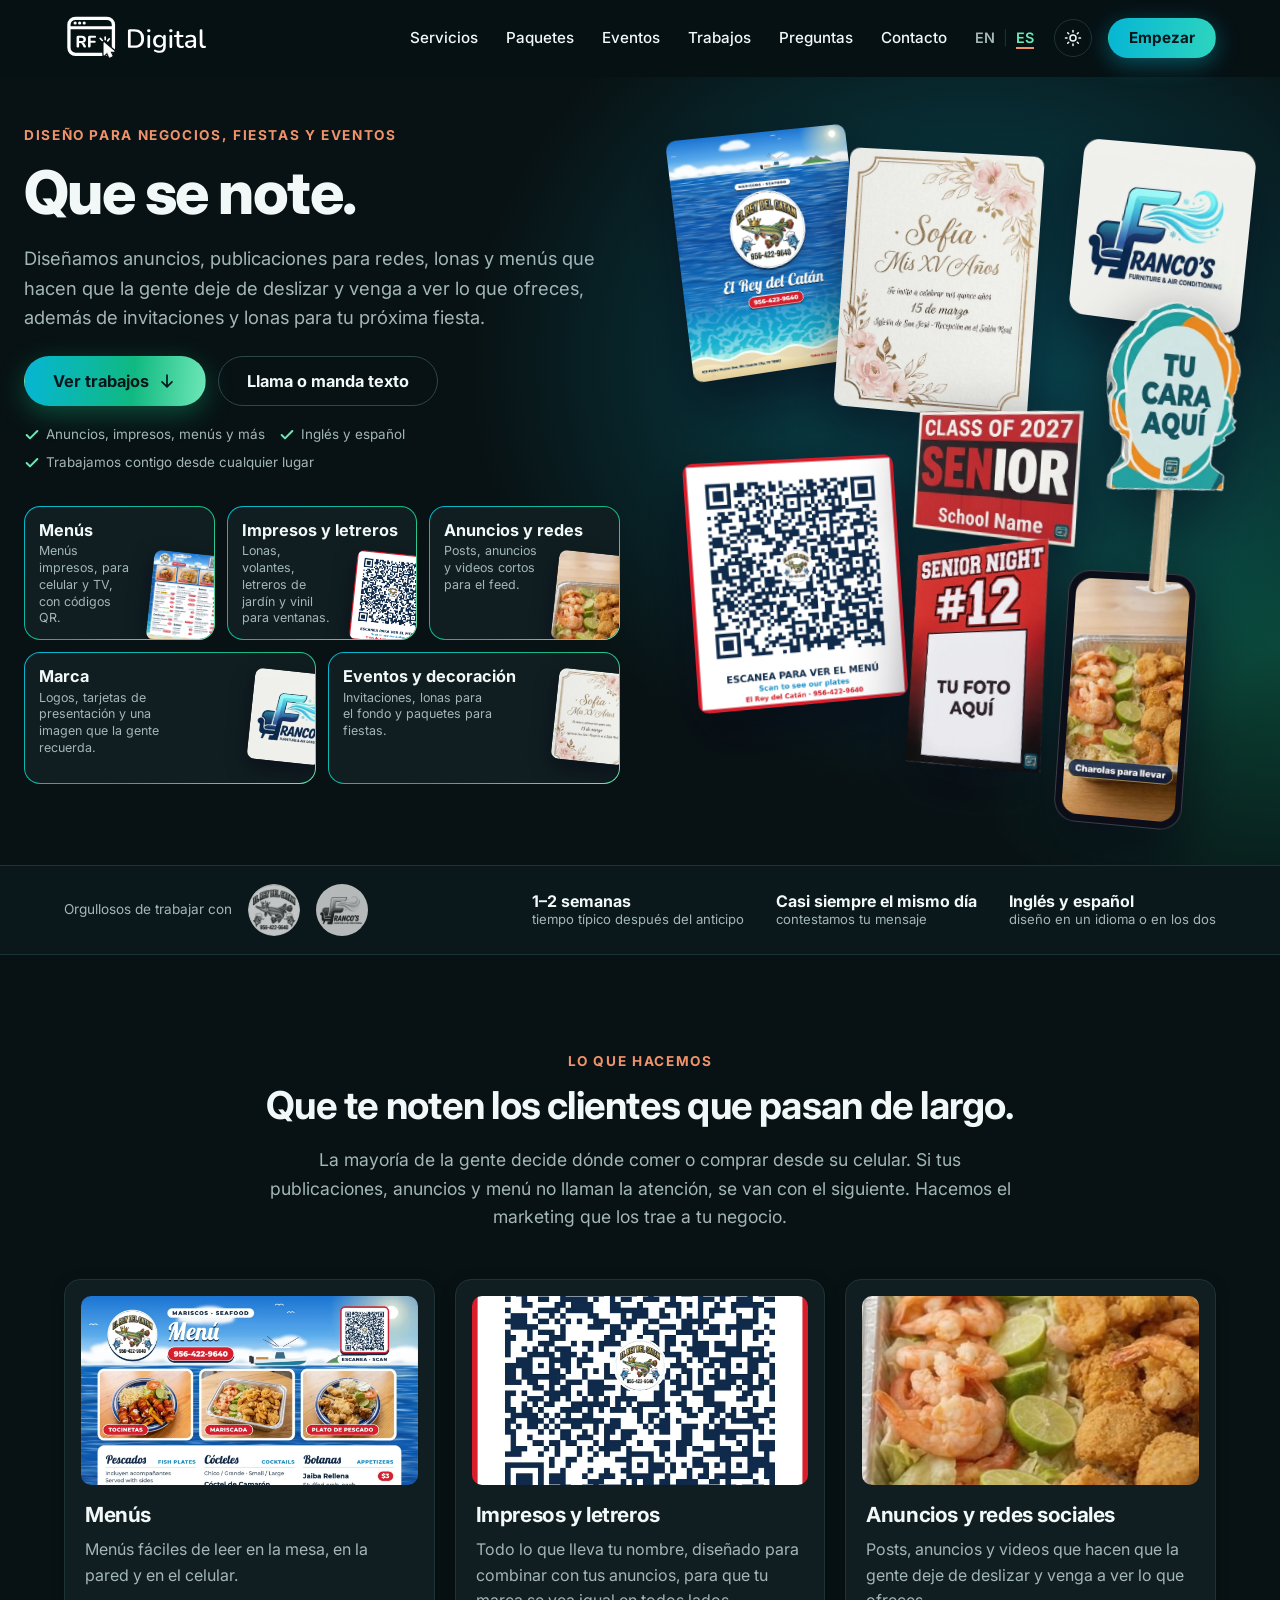
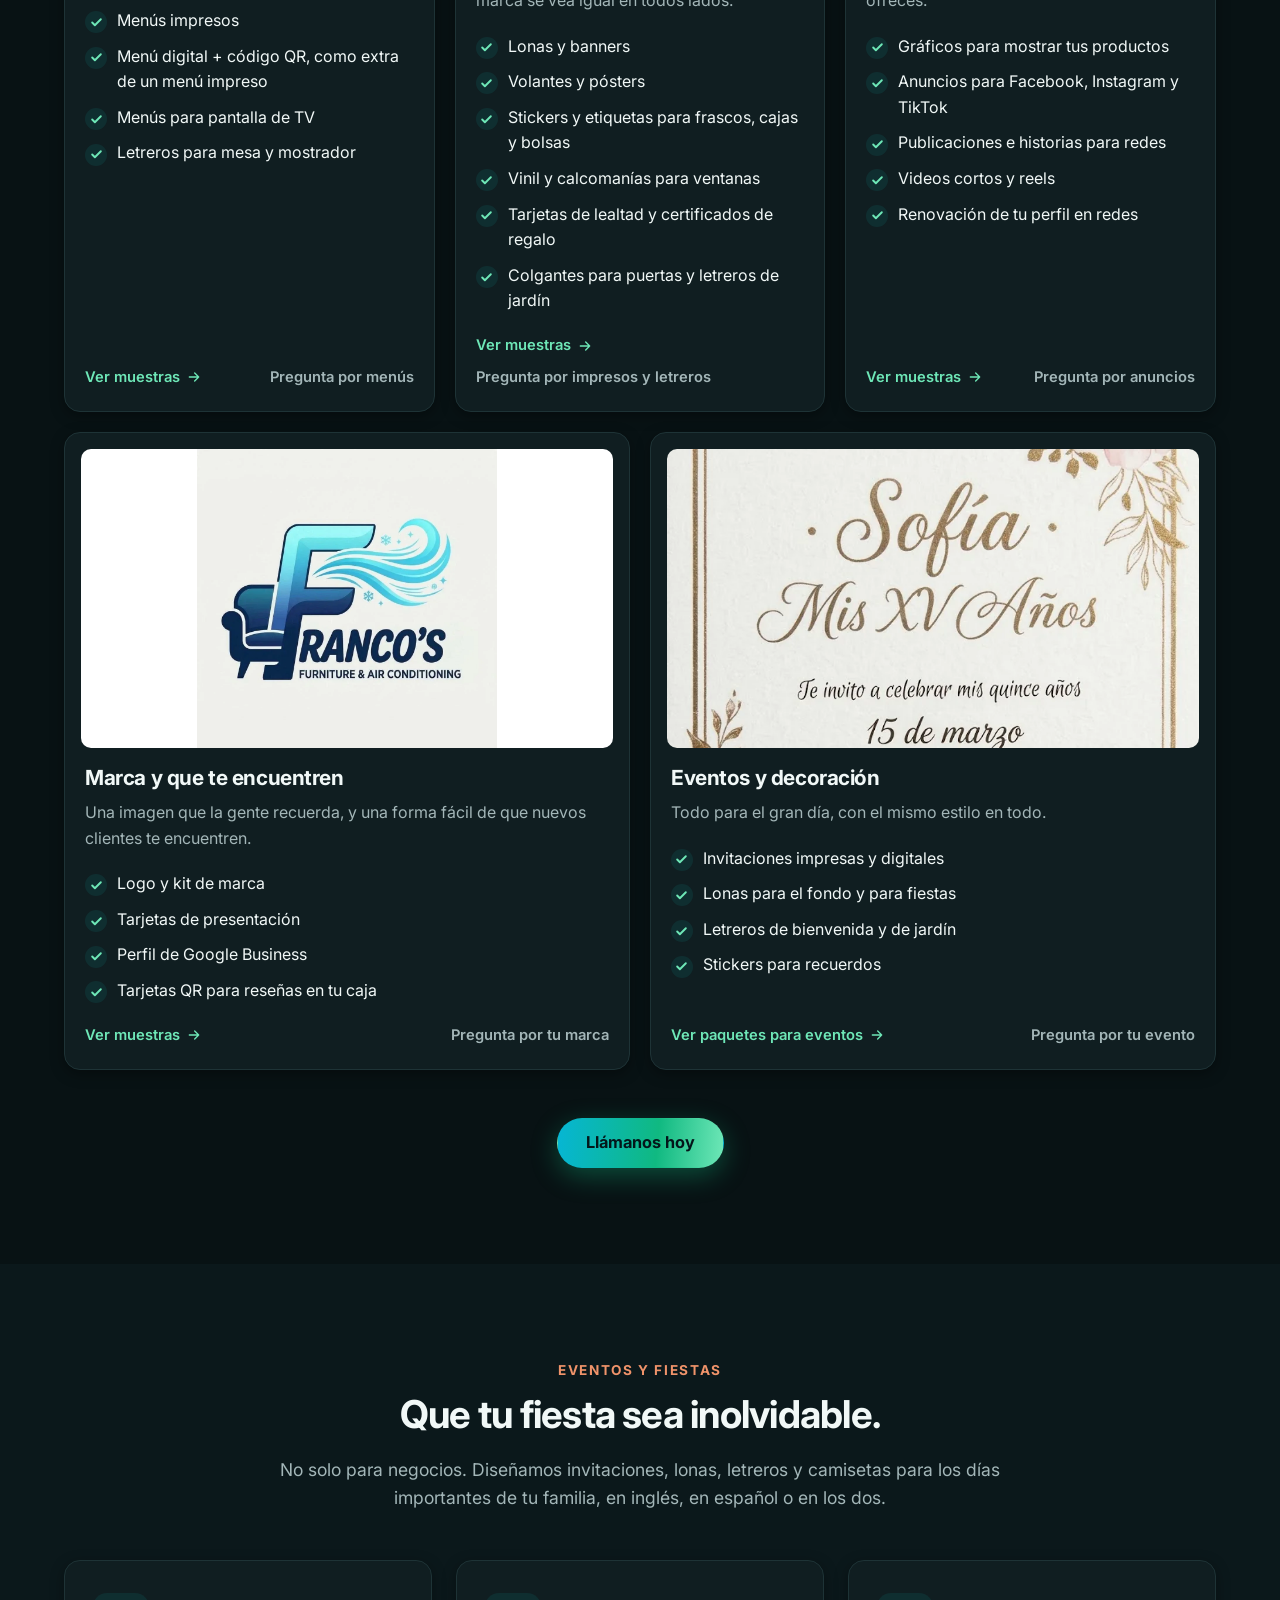
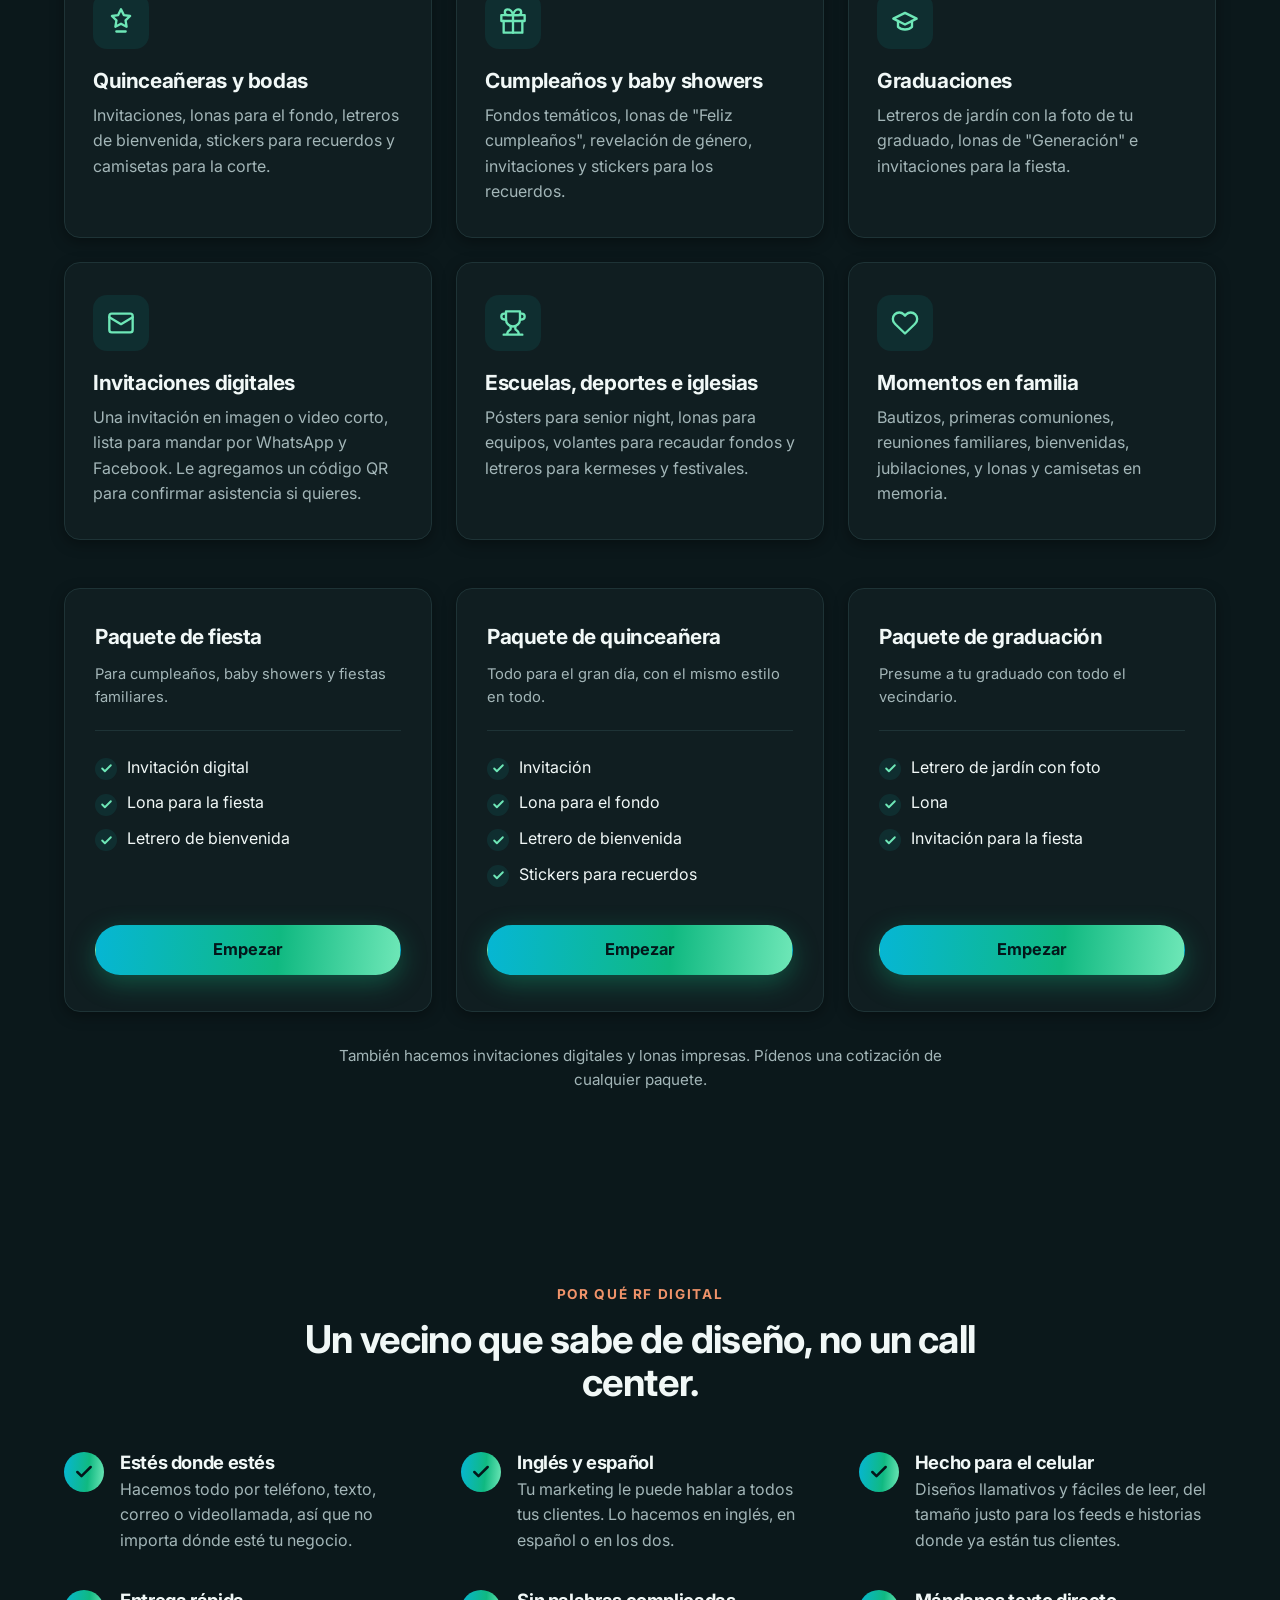
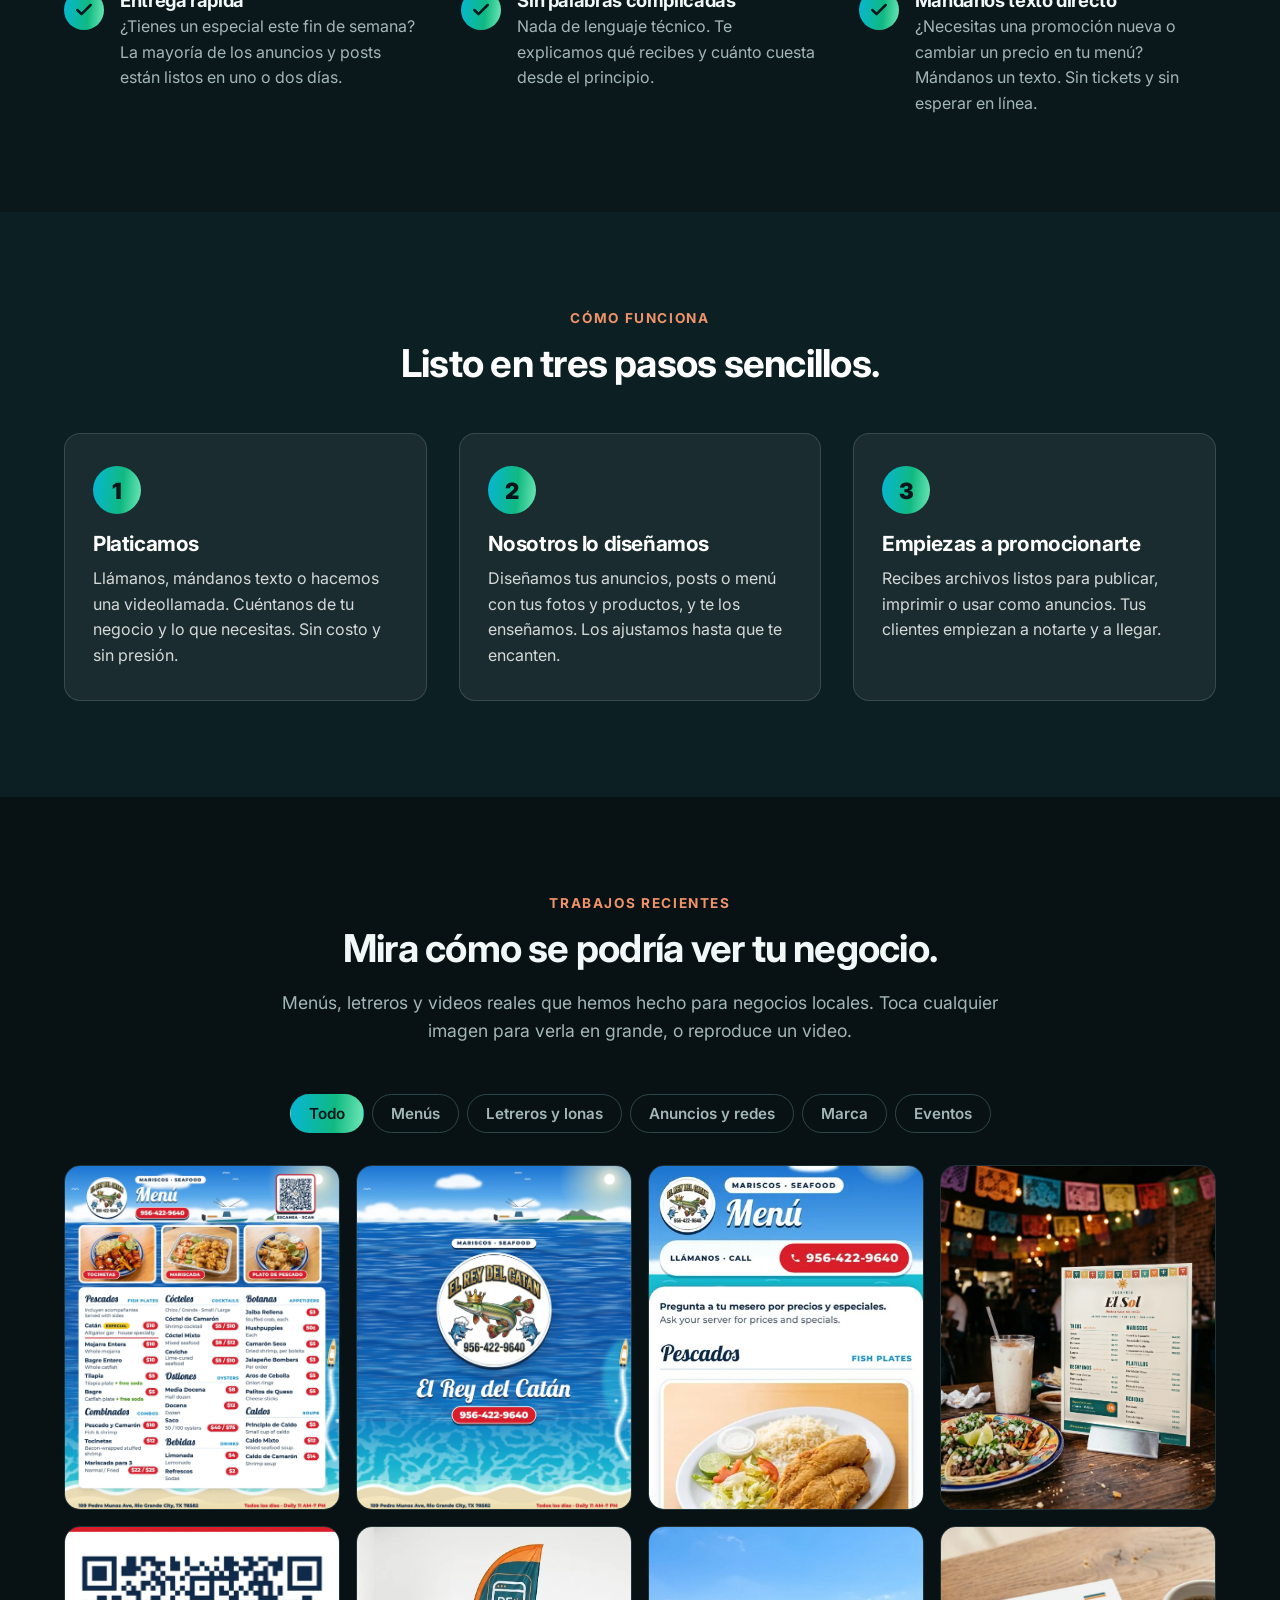
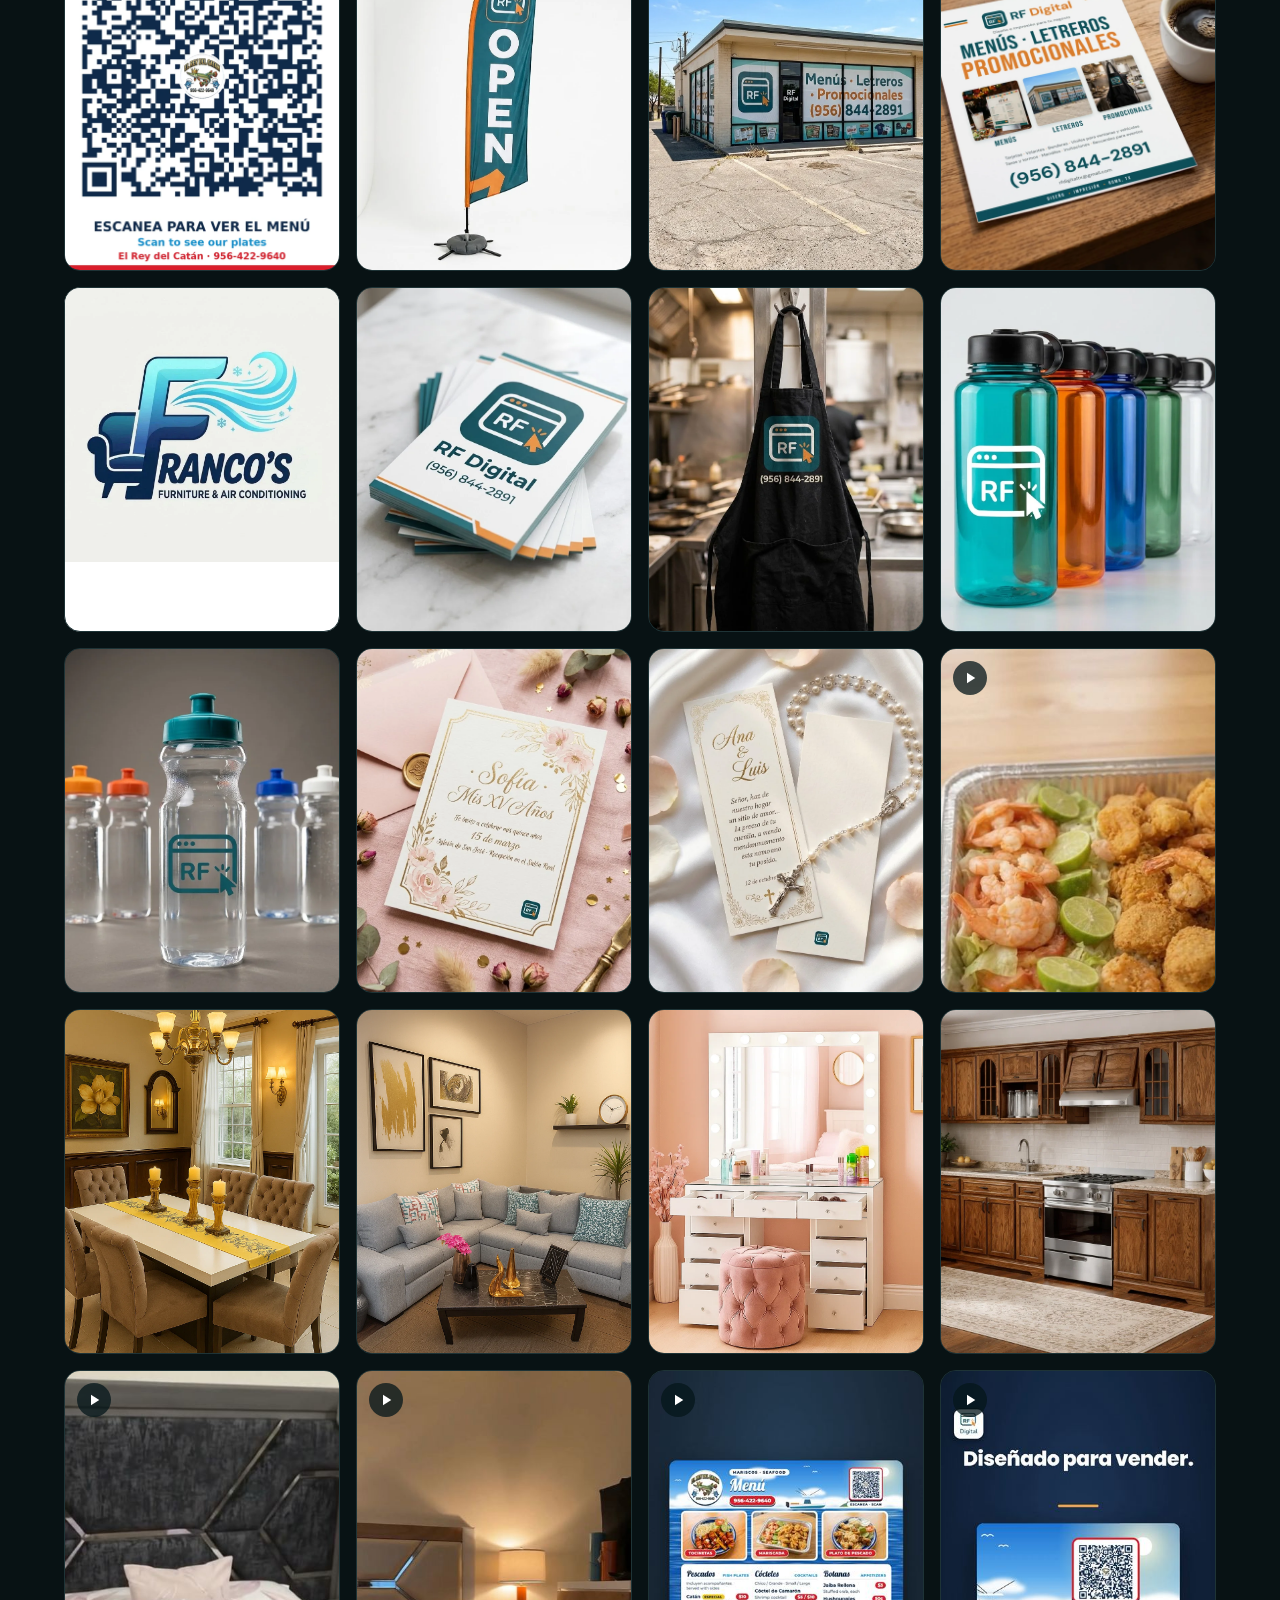
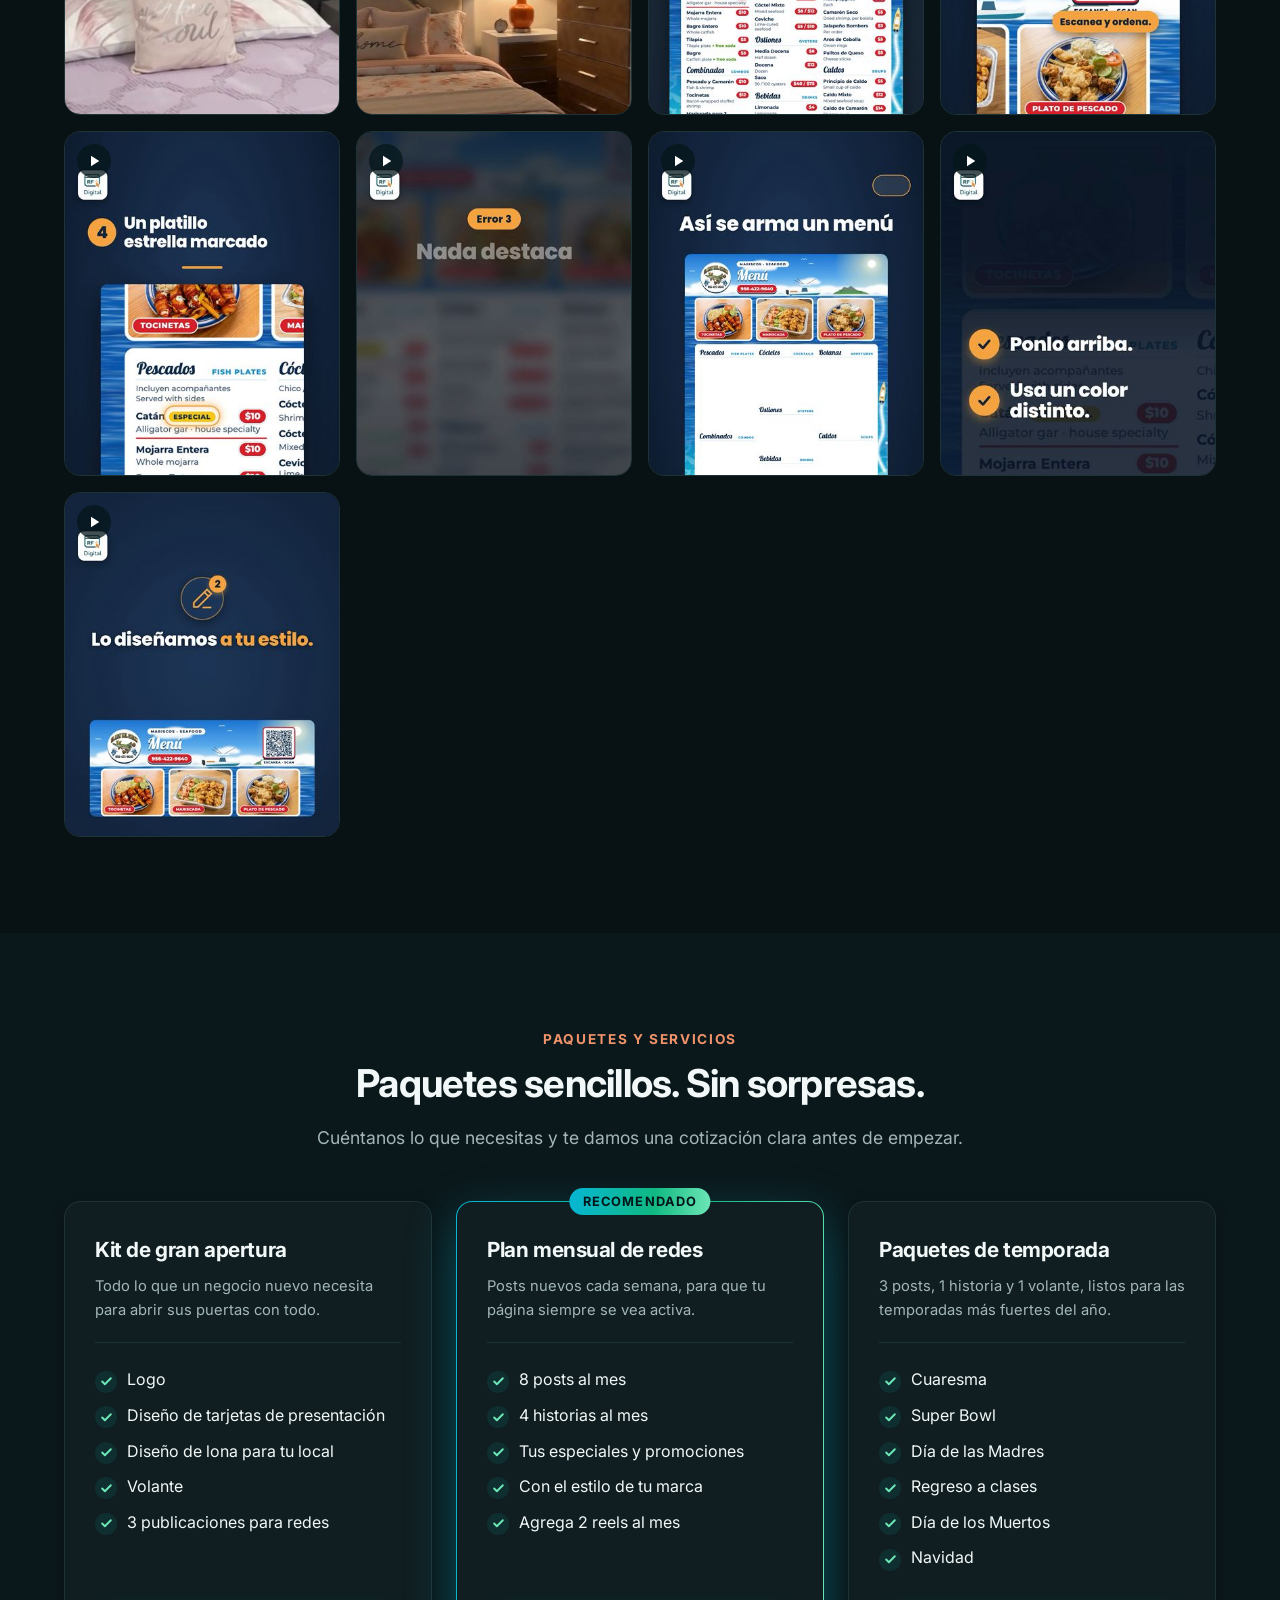
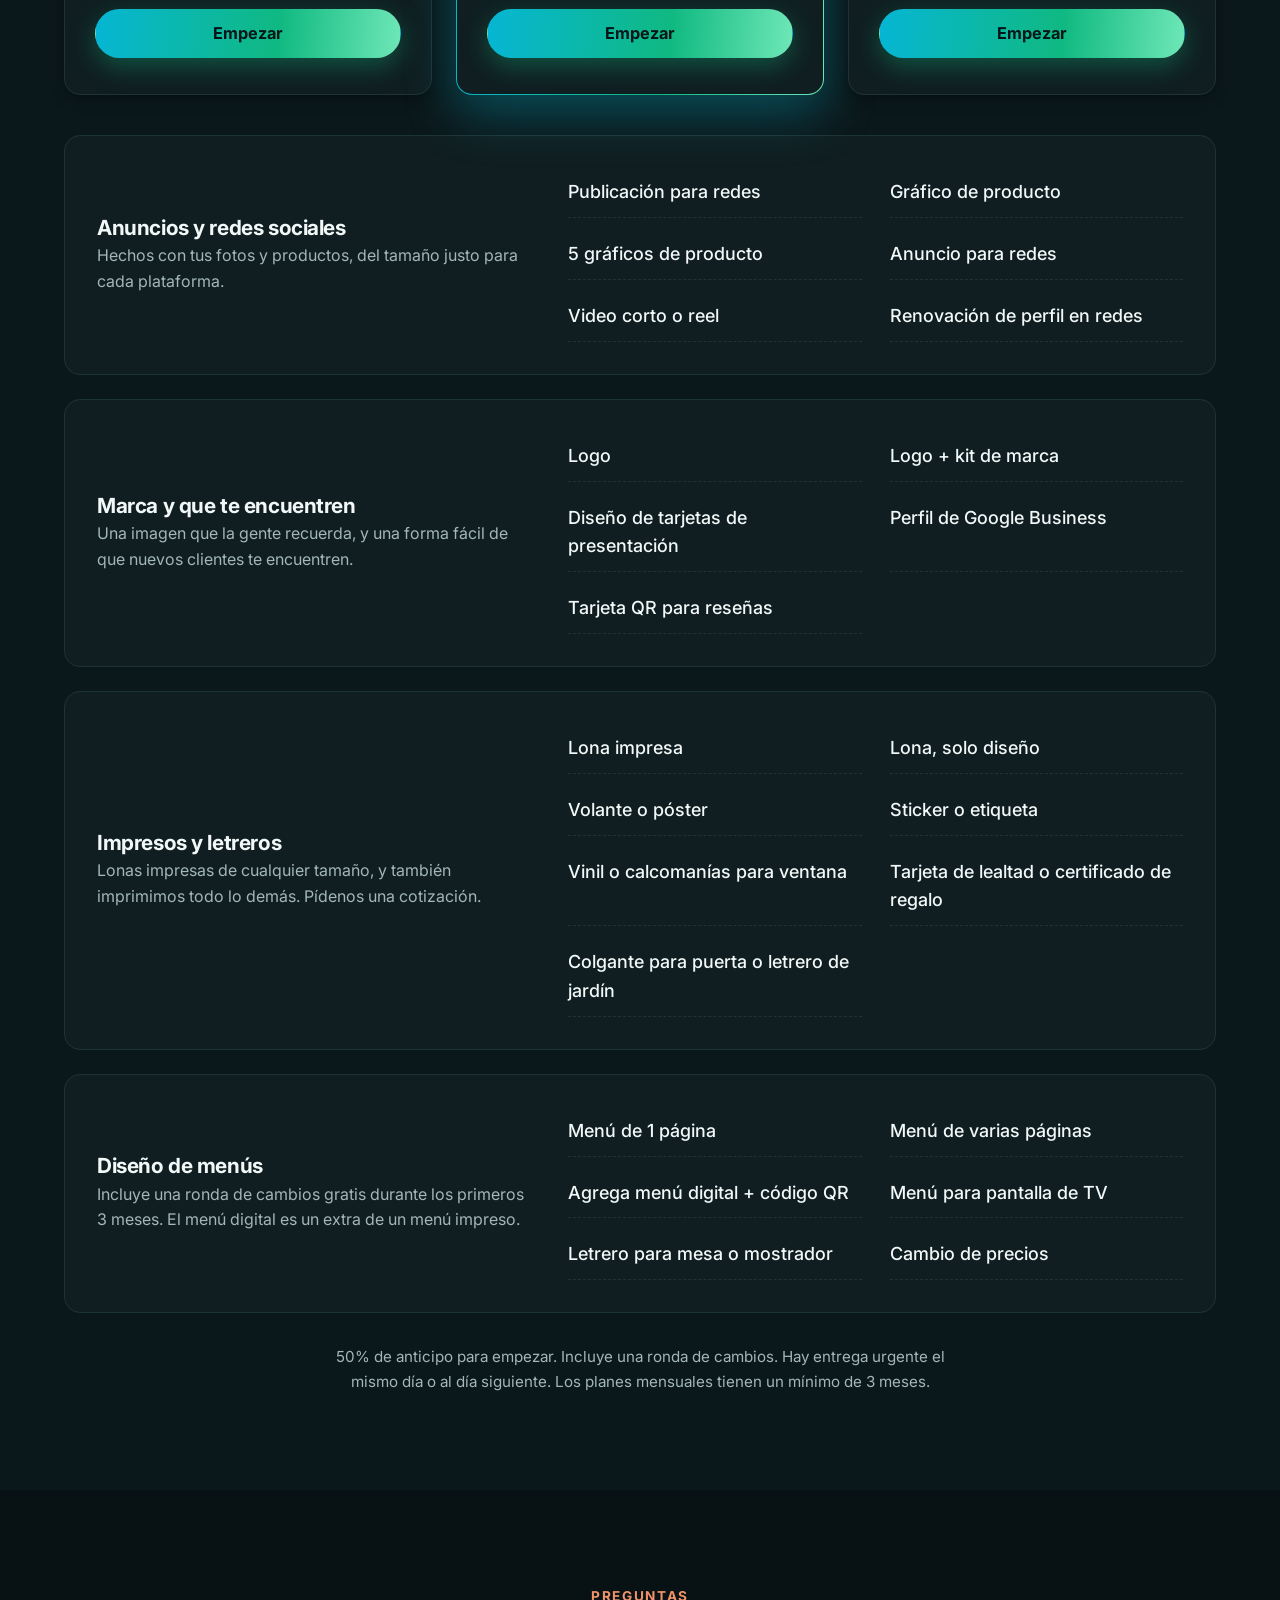
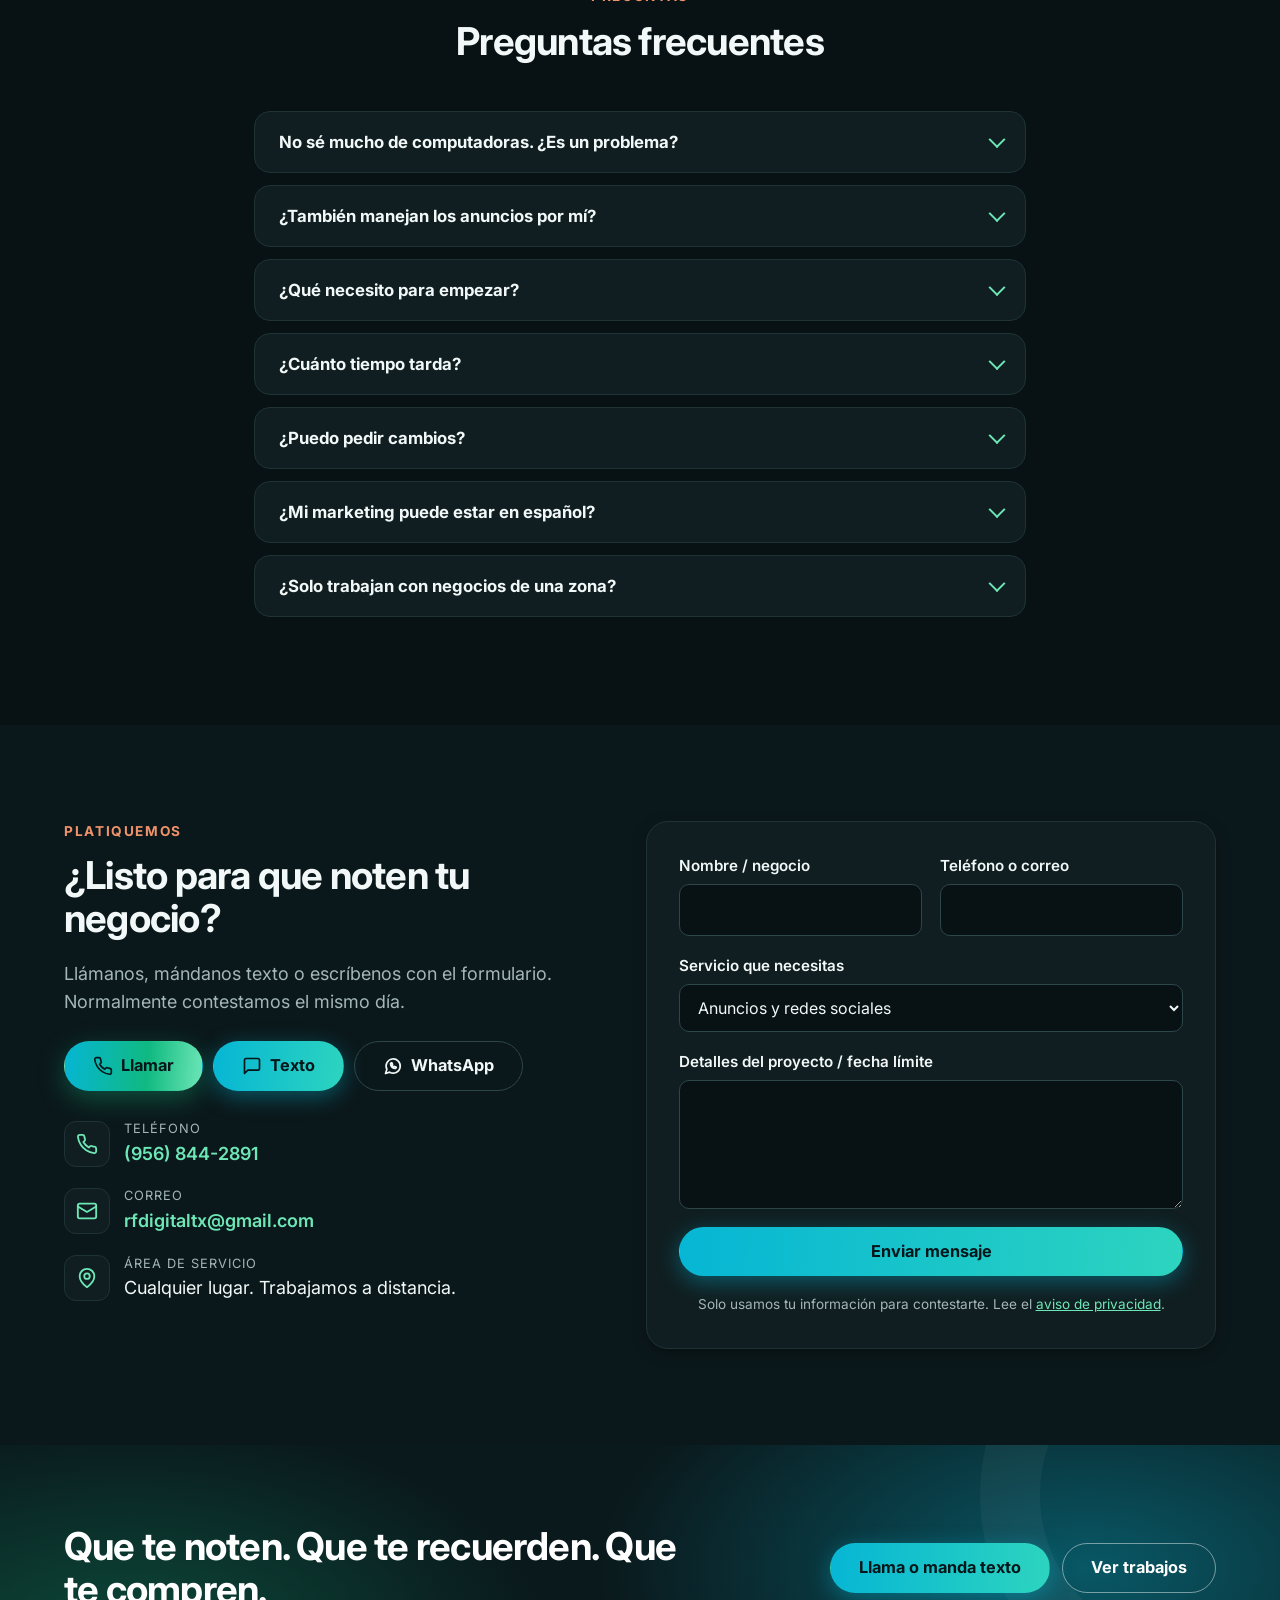
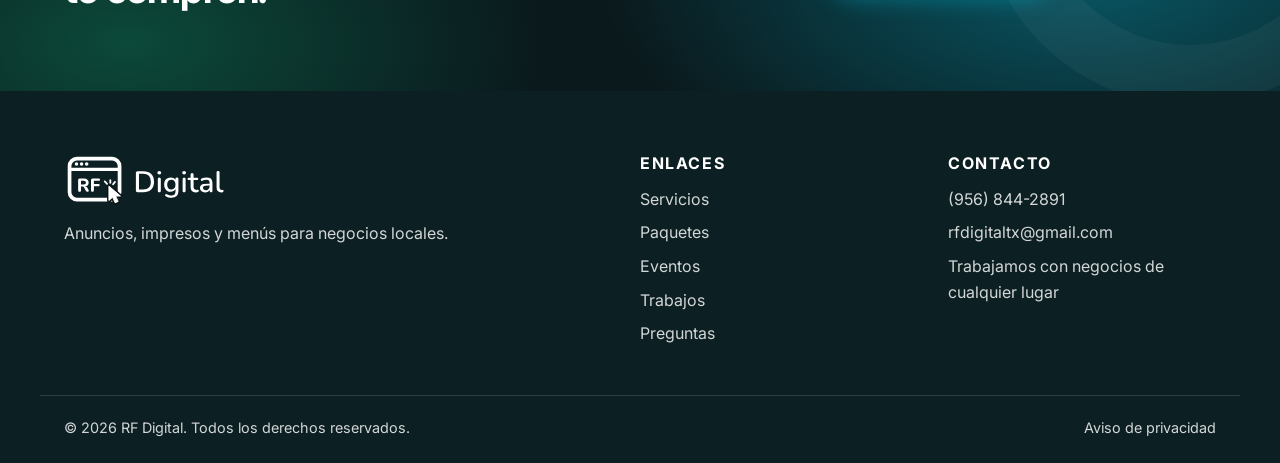
<file: es/index.html>
<!doctype html>
<html lang="es">
<head>
  <meta charset="utf-8">
  <meta name="viewport" content="width=device-width, initial-scale=1">
  <title>Marketing digital para negocios locales | RF Digital</title>
  <meta name="description" content="RF Digital diseña anuncios, publicaciones para redes, logos, tarjetas, lonas, letreros y menús para negocios locales, además de invitaciones y lonas para fiestas y eventos.">
  <link rel="canonical" href="https://jose-franco22.github.io/rf-digital/es/">
  <meta name="robots" content="noindex, follow">

  <!-- Facebook and other link previews don't run JavaScript, so this page
       carries its own Spanish preview, then sends people to the Spanish site. -->
  <meta property="og:type" content="website">
  <meta property="og:title" content="RF Digital | Diseño para negocios, fiestas y eventos">
  <meta property="og:description" content="Anuncios, redes sociales, lonas, menús e invitaciones para negocios locales, fiestas y eventos.">
  <meta property="og:url" content="https://jose-franco22.github.io/rf-digital/es/">
  <meta property="og:image" content="https://jose-franco22.github.io/rf-digital/assets/img/og-image-es.png?v=3">
  <meta property="og:image:width" content="1200">
  <meta property="og:image:height" content="630">
  <meta property="og:image:alt" content="RF Digital: que se note. Anuncios, impresos, menús, fiestas y eventos.">
  <meta property="og:locale" content="es_US">
  <meta name="twitter:card" content="summary_large_image">

  <link rel="icon" href="../assets/img/favicon.svg" type="image/svg+xml">
  <script>location.replace('../?lang=es' + location.hash);</script>
  <style>body { font-family: system-ui, sans-serif; background: #fff; color: #1C2B33; padding: 32px 16px; text-align: center; }</style>
</head>
<body>
  <p><a href="../?lang=es">Ir a RF Digital en español</a></p>
</body>
</html>
</file>
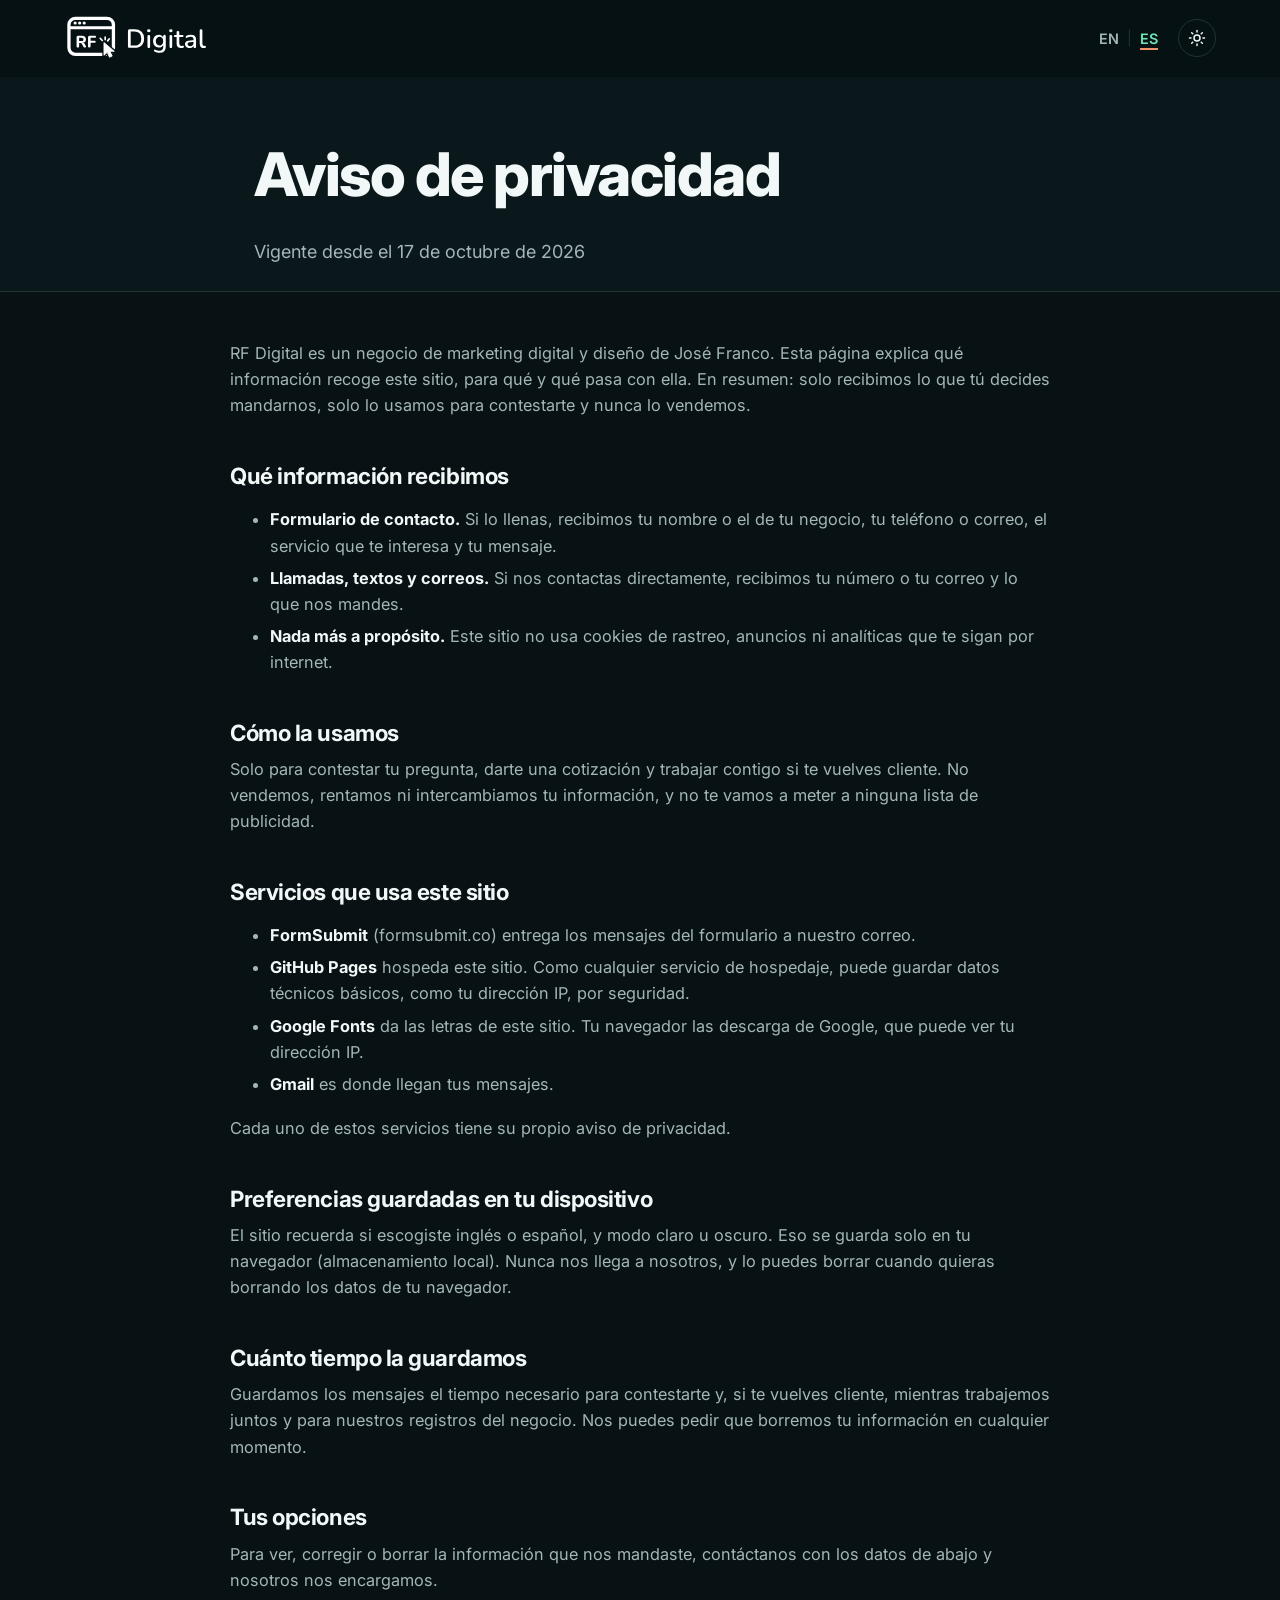
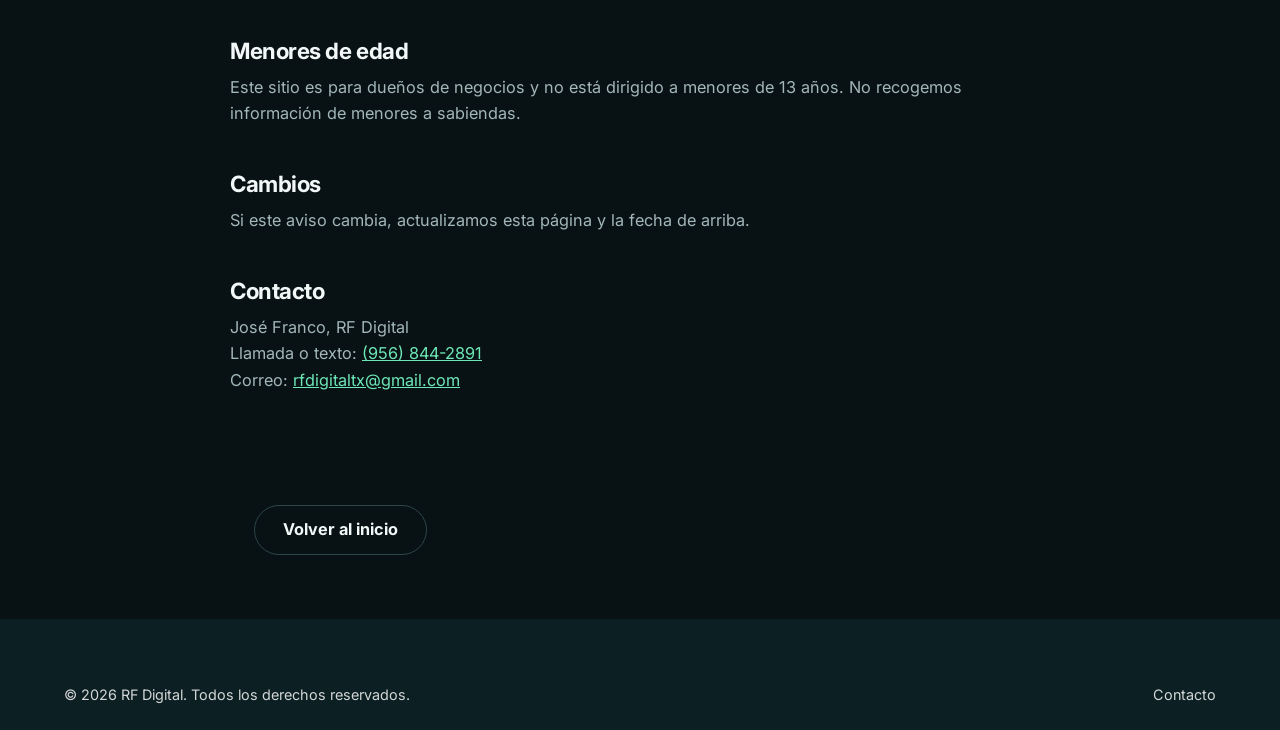
<file: privacy.html>
<!doctype html>
<html lang="en" data-title-es="Aviso de privacidad | RF Digital" data-desc-es="Cómo RF Digital maneja la información que compartes en este sitio.">
<head>
  <meta charset="utf-8">
  <meta name="viewport" content="width=device-width, initial-scale=1">
  <title>Privacy Policy | RF Digital</title>
  <meta name="description" content="How RF Digital handles the information you share through rfdigitaltx.com.">
  <link rel="canonical" href="https://jose-franco22.github.io/rf-digital/privacy.html">
  <meta name="theme-color" content="#081214">
  <script>
    (function () {
      var t = null;
      try { t = localStorage.getItem('rf-theme'); } catch (e) {}
      if (t !== 'light' && t !== 'dark') t = 'dark';
      document.documentElement.setAttribute('data-theme', t);
    })();
  </script>
  <link rel="icon" href="assets/img/favicon.svg" type="image/svg+xml">
  <link rel="icon" href="assets/img/favicon-32.png" sizes="32x32" type="image/png">
  <link rel="apple-touch-icon" href="assets/img/apple-touch-icon.png">
  <link rel="preconnect" href="https://fonts.googleapis.com">
  <link rel="preconnect" href="https://fonts.gstatic.com" crossorigin>
  <link href="https://fonts.googleapis.com/css2?family=Inter:wght@400;500;600;700;800;900&display=swap" rel="stylesheet">
  <link rel="stylesheet" href="assets/css/styles.css?v=20261102201922">
</head>
<body>
  <a class="skip" href="#main" data-i18n="skip">Skip to main content</a>

  <header class="site-header">
    <div class="container header-inner">
      <a class="brand" href="index.html" aria-label="RF Digital home">
        <img class="logo-light" src="assets/img/logo.svg" alt="RF Digital" width="160" height="51">
        <img class="logo-dark" src="assets/img/logo-white.svg" alt="RF Digital" width="160" height="51">
      </a>
      <div class="header-actions simple-actions">
        <div class="lang" role="group" aria-label="Language">
          <button type="button" data-lang="en" aria-pressed="true">EN</button>
          <span aria-hidden="true">|</span>
          <button type="button" data-lang="es" aria-pressed="false">ES</button>
        </div>
        <button class="theme-toggle" type="button" aria-label="Switch to dark mode">
          <svg class="moon" viewBox="0 0 24 24" aria-hidden="true"><path d="M21 12.8A9 9 0 1 1 11.2 3a7 7 0 0 0 9.8 9.8z"/></svg>
          <svg class="sun" viewBox="0 0 24 24" aria-hidden="true"><circle cx="12" cy="12" r="4"/><path d="M12 2v2M12 20v2M4.9 4.9l1.4 1.4M17.7 17.7l1.4 1.4M2 12h2M20 12h2M4.9 19.1l1.4-1.4M17.7 6.3l1.4-1.4"/></svg>
        </button>
      </div>
    </div>
  </header>

  <main id="main">
    <!-- ===================== ENGLISH ===================== -->
    <div data-lang-block="en">
      <section class="page-hero">
        <div class="container narrow">
          <h1>Privacy Policy</h1>
          <p>Effective October 17, 2026</p>
        </div>
      </section>
      <article class="container narrow prose">
        <p>RF Digital is a digital marketing and design business run by Jose Franco. This page explains what information this website collects, why, and what happens to it. The short version: we only collect what you choose to send us, we only use it to reply to you, and we never sell it.</p>

        <h2>What we collect</h2>
        <ul>
          <li><strong>Contact form.</strong> If you fill out the form, we receive your name or business name, your phone number or email, the service you're interested in, and your message.</li>
          <li><strong>Calls, texts, and emails.</strong> If you contact us directly, we receive your phone number or email address and whatever you send.</li>
          <li><strong>Nothing else on purpose.</strong> This site doesn't use tracking cookies, ads, or analytics that follow you around the web.</li>
        </ul>

        <h2>How we use it</h2>
        <p>Only to answer your question, give you a quote, and work with you if you become a client. We don't sell, rent, or trade your information, and we won't add you to a marketing list.</p>

        <h2>Services this site relies on</h2>
        <ul>
          <li><strong>FormSubmit</strong> (formsubmit.co) delivers contact form messages to our email inbox.</li>
          <li><strong>GitHub Pages</strong> hosts this website. Like any web host, it may log basic technical details such as your IP address for security.</li>
          <li><strong>Google Fonts</strong> provides the fonts on this site. Your browser downloads them from Google, which can see your IP address.</li>
          <li><strong>Gmail</strong> is where your messages arrive.</li>
        </ul>
        <p>Each of these services has its own privacy policy.</p>

        <h2>Settings saved on your device</h2>
        <p>The site remembers whether you picked English or Spanish, and light or dark mode. That choice is stored only in your own browser (local storage). It is never sent to us, and you can clear it at any time by clearing your browser data.</p>

        <h2>How long we keep it</h2>
        <p>We keep messages as long as needed to reply to you and, if you become a client, for as long as we work together and for our business records. You can ask us to delete your information at any time.</p>

        <h2>Your choices</h2>
        <p>To see, correct, or delete the information you've sent us, contact us using the details below and we'll take care of it.</p>

        <h2>Children</h2>
        <p>This website is meant for business owners and isn't directed at children under 13. We don't knowingly collect information from children.</p>

        <h2>Changes</h2>
        <p>If this policy changes, we'll update this page and the date at the top.</p>

        <h2>Contact</h2>
        <p>Jose Franco, RF Digital<br>
          Phone or text: <a href="tel:+19568442891">(956) 844-2891</a><br>
          Email: <a href="mailto:rfdigitaltx@gmail.com">rfdigitaltx@gmail.com</a></p>
      </article>
    </div>

    <!-- ===================== ESPAÑOL ===================== -->
    <div data-lang-block="es">
      <section class="page-hero">
        <div class="container narrow">
          <h1>Aviso de privacidad</h1>
          <p>Vigente desde el 17 de octubre de 2026</p>
        </div>
      </section>
      <article class="container narrow prose">
        <p>RF Digital es un negocio de marketing digital y diseño de José Franco. Esta página explica qué información recoge este sitio, para qué y qué pasa con ella. En resumen: solo recibimos lo que tú decides mandarnos, solo lo usamos para contestarte y nunca lo vendemos.</p>

        <h2>Qué información recibimos</h2>
        <ul>
          <li><strong>Formulario de contacto.</strong> Si lo llenas, recibimos tu nombre o el de tu negocio, tu teléfono o correo, el servicio que te interesa y tu mensaje.</li>
          <li><strong>Llamadas, textos y correos.</strong> Si nos contactas directamente, recibimos tu número o tu correo y lo que nos mandes.</li>
          <li><strong>Nada más a propósito.</strong> Este sitio no usa cookies de rastreo, anuncios ni analíticas que te sigan por internet.</li>
        </ul>

        <h2>Cómo la usamos</h2>
        <p>Solo para contestar tu pregunta, darte una cotización y trabajar contigo si te vuelves cliente. No vendemos, rentamos ni intercambiamos tu información, y no te vamos a meter a ninguna lista de publicidad.</p>

        <h2>Servicios que usa este sitio</h2>
        <ul>
          <li><strong>FormSubmit</strong> (formsubmit.co) entrega los mensajes del formulario a nuestro correo.</li>
          <li><strong>GitHub Pages</strong> hospeda este sitio. Como cualquier servicio de hospedaje, puede guardar datos técnicos básicos, como tu dirección IP, por seguridad.</li>
          <li><strong>Google Fonts</strong> da las letras de este sitio. Tu navegador las descarga de Google, que puede ver tu dirección IP.</li>
          <li><strong>Gmail</strong> es donde llegan tus mensajes.</li>
        </ul>
        <p>Cada uno de estos servicios tiene su propio aviso de privacidad.</p>

        <h2>Preferencias guardadas en tu dispositivo</h2>
        <p>El sitio recuerda si escogiste inglés o español, y modo claro u oscuro. Eso se guarda solo en tu navegador (almacenamiento local). Nunca nos llega a nosotros, y lo puedes borrar cuando quieras borrando los datos de tu navegador.</p>

        <h2>Cuánto tiempo la guardamos</h2>
        <p>Guardamos los mensajes el tiempo necesario para contestarte y, si te vuelves cliente, mientras trabajemos juntos y para nuestros registros del negocio. Nos puedes pedir que borremos tu información en cualquier momento.</p>

        <h2>Tus opciones</h2>
        <p>Para ver, corregir o borrar la información que nos mandaste, contáctanos con los datos de abajo y nosotros nos encargamos.</p>

        <h2>Menores de edad</h2>
        <p>Este sitio es para dueños de negocios y no está dirigido a menores de 13 años. No recogemos información de menores a sabiendas.</p>

        <h2>Cambios</h2>
        <p>Si este aviso cambia, actualizamos esta página y la fecha de arriba.</p>

        <h2>Contacto</h2>
        <p>José Franco, RF Digital<br>
          Llamada o texto: <a href="tel:+19568442891">(956) 844-2891</a><br>
          Correo: <a href="mailto:rfdigitaltx@gmail.com">rfdigitaltx@gmail.com</a></p>
      </article>
    </div>

    <div class="container narrow" style="padding-bottom: 64px;">
      <a class="btn btn-outline" href="index.html" data-i18n="priv.back">Back to home</a>
    </div>
  </main>

  <footer class="site-footer">
    <div class="container footer-bottom" style="margin-top:0; border-top:0; padding-top:0;">
      <p>© <span id="year">2026</span> RF Digital. <span data-i18n="foot.rights">All rights reserved.</span></p>
      <a href="index.html#contact" data-i18n="nav.contact">Contact</a>
    </div>
  </footer>

  <script src="assets/js/i18n.js?v=20261102201922"></script>
  <script src="assets/js/main.js?v=20261102201922"></script>
</body>
</html>
</file>
<file: assets/css/styles.css>
/* RF Digital: design tokens. Dark is the default look; light is the toggle. */
:root {
  --brand: #0F766E;
  --brand-dark: #115E59;
  --brand-mid: #0D9488;
  --brand-light: #DDF6F1;
  --accent: #E0653A;           /* warm coral: eyebrows, focus rings */
  --accent-dark: #B8481F;
  --accent-light: #FCEDE6;
  --ink: #0B1F22;
  --slate: #47606A;
  --border: #D8E8E6;
  --bg: #F4FAF9;
  --bg-alt: #E9F4F2;
  --on-accent: #04161A;        /* dark text on the bright gradient buttons and badges */
  --check: #047857;            /* emerald hero checkmarks */

  --grad: linear-gradient(95deg, #06B6D4, #10B981 60%, #6EE7B7);
  --grad-cta: linear-gradient(95deg, #06B6D4, #2DD4BF);
  --glow-a: rgba(6, 182, 212, .2);
  --glow-b: rgba(16, 185, 129, .18);

  --font-heading: 'Inter', system-ui, sans-serif;
  --font-body: 'Inter', system-ui, sans-serif;

  --radius-sm: 10px;
  --radius-md: 16px;
  --radius-lg: 22px;
  --shadow-card: 0 4px 14px rgba(8, 40, 44, .07);
  --shadow-lift: 0 18px 44px rgba(8, 40, 44, .16);

  --header-h: 76px;

  /* Theme-aware roles */
  --brand-text: #0F766E;       /* used for text, icons, outlines */
  --surface: #FFFFFF;          /* cards, form, FAQ */
  --header-bg: rgba(244, 250, 249, .9);
  --input-border: #C2D8D5;
  --band: #0B2A2E;             /* "How it works" + footer */
  --band-deep: #081E21;
  --check-icon: url("data:image/svg+xml,%3Csvg xmlns='http://www.w3.org/2000/svg' viewBox='0 0 24 24' fill='none' stroke='%230F766E' stroke-width='3.5' stroke-linecap='round' stroke-linejoin='round'%3E%3Cpath d='M20 6 9 17l-5-5'/%3E%3C/svg%3E");
  color-scheme: light;
}

:root[data-theme="dark"] {
  --brand: #0E7490;
  --brand-dark: #155E75;
  --brand-mid: #06B6D4;
  --brand-light: #0F2E30;
  --brand-text: #6EE7B7;
  --accent: #F0936A;
  --accent-dark: #F0936A;
  --accent-light: #33211A;
  --check: #6EE7B7;
  --ink: #F1F8F7;
  --slate: #A3B6B8;
  --border: #1E3336;
  --bg: #081214;
  --bg-alt: #0B181B;
  --surface: #101E21;
  --header-bg: rgba(8, 18, 20, .85);
  --input-border: #2C4649;
  --band: #0C1F22;
  --band-deep: #0A191C;
  --glow-a: rgba(6, 182, 212, .34);
  --glow-b: rgba(16, 185, 129, .3);
  --shadow-card: 0 4px 14px rgba(0, 0, 0, .35);
  --shadow-lift: 0 18px 44px rgba(0, 0, 0, .55);
  --check-icon: url("data:image/svg+xml,%3Csvg xmlns='http://www.w3.org/2000/svg' viewBox='0 0 24 24' fill='none' stroke='%236EE7B7' stroke-width='3.5' stroke-linecap='round' stroke-linejoin='round'%3E%3Cpath d='M20 6 9 17l-5-5'/%3E%3C/svg%3E");
  color-scheme: dark;
}

*, *::before, *::after { box-sizing: border-box; }
html { scroll-behavior: smooth; scroll-padding-top: calc(var(--header-h) + 8px); -webkit-text-size-adjust: 100%; }
@media (prefers-reduced-motion: reduce) { html { scroll-behavior: auto; } *, *::before, *::after { transition: none !important; animation: none !important; } }

body {
  margin: 0;
  font-family: var(--font-body);
  font-size: 18px;
  line-height: 1.6;
  color: var(--ink);
  background: var(--bg);
  -webkit-font-smoothing: antialiased;
}
img, svg { display: block; max-width: 100%; }
img { height: auto; }
a { color: var(--brand-text); }
h1, h2, h3, h4 { font-family: var(--font-heading); line-height: 1.12; margin: 0 0 .5em; color: var(--ink); font-weight: 700; letter-spacing: -0.02em; }
h1 { font-size: clamp(2.5rem, 4.7vw, 4.1rem); font-weight: 800; letter-spacing: -.025em; }
h2 { font-size: clamp(1.75rem, 3.4vw, 2.4rem); }
h3 { font-size: 1.3rem; }
p { margin: 0 0 1em; }

.container { width: 100%; max-width: 1200px; margin: 0 auto; padding: 0 24px; }
.container.narrow { max-width: 820px; }
.skip { position: absolute; left: -999px; top: 8px; background: var(--brand); color: #fff; padding: 8px 16px; border-radius: var(--radius-sm); z-index: 100; }
.skip:focus { left: 8px; }
:focus-visible { outline: 3px solid var(--accent); outline-offset: 2px; }

.icon { width: 20px; height: 20px; fill: none; stroke: currentColor; stroke-width: 2; stroke-linecap: round; stroke-linejoin: round; flex: none; }

/* ---------- Buttons ---------- */
.btn {
  display: inline-flex; align-items: center; justify-content: center; gap: 8px;
  font-family: var(--font-heading); font-weight: 700; font-size: 1.02rem;
  padding: 14px 28px; border-radius: 999px; border: 1px solid transparent;
  text-decoration: none; cursor: pointer; transition: background .15s, color .15s, transform .15s, box-shadow .15s, filter .15s;
  line-height: 1.2;
}
.btn:hover { transform: translateY(-1px); }
.btn-primary { background: var(--grad); color: var(--on-accent); box-shadow: 0 8px 26px rgba(16, 185, 129, .35); }
.btn-primary:hover { filter: brightness(1.1); box-shadow: 0 10px 32px rgba(16, 185, 129, .5); }
.btn-cta { background: var(--grad-cta); color: var(--on-accent); box-shadow: 0 6px 22px rgba(6, 182, 212, .4); }
.btn-cta:hover { filter: brightness(1.1); box-shadow: 0 8px 28px rgba(6, 182, 212, .55); }
.btn-outline { background: transparent; color: var(--ink); border-color: var(--input-border); }
.btn-outline:hover { background: var(--brand-light); border-color: var(--brand-text); }
.btn-ghost { background: transparent; color: #fff; border-color: rgba(255,255,255,.45); }
.btn-ghost:hover { background: rgba(255,255,255,.1); border-color: #fff; }
.btn-sm { padding: 10px 20px; font-size: .95rem; white-space: nowrap; }
.btn.full { width: 100%; }
.btn-row { display: flex; flex-wrap: wrap; gap: 12px; }

/* Scroll progress */
.scroll-progress { position: fixed; left: 0; right: 0; top: 0; z-index: 70; height: 2px; background: var(--grad); transform: scaleX(0); transform-origin: left; }

/* ---------- Header ---------- */
.site-header {
  position: sticky; top: 0; z-index: 50;
  background: var(--header-bg); backdrop-filter: saturate(1.4) blur(10px);
  border-bottom: 1px solid transparent; transition: border-color .2s, box-shadow .2s;
}
.site-header.scrolled { border-color: var(--border); box-shadow: 0 2px 16px rgba(5,6,20,.25); }
.header-inner { display: flex; align-items: center; gap: 24px; height: var(--header-h); }
.brand img { height: 46px; width: auto; }
.nav { display: flex; gap: 28px; margin-left: auto; }
.nav a { color: var(--ink); text-decoration: none; font-weight: 500; font-size: .95rem; position: relative; }
.nav a:not(.btn)::after { content: ""; position: absolute; left: 0; right: 0; bottom: -6px; height: 2px; background: var(--accent); transform: scaleX(0); transition: transform .2s; }
.nav a:not(.btn):hover::after { transform: scaleX(1); }
.nav-cta-mobile { display: none; }
.header-actions { display: flex; align-items: center; gap: 16px; }
.lang { display: flex; align-items: center; gap: 4px; color: var(--border); font-size: .9rem; }
.lang button { background: none; border: 0; padding: 6px 4px; font: 600 .9rem var(--font-body); color: var(--slate); cursor: pointer; }
.lang button[aria-pressed="true"] { color: var(--brand-text); text-decoration: underline; text-decoration-color: var(--accent); text-decoration-thickness: 2px; text-underline-offset: 4px; }
.menu-toggle { display: none; background: none; border: 0; padding: 10px 6px; cursor: pointer; }
.menu-toggle span { display: block; width: 24px; height: 2.5px; background: var(--brand-text); border-radius: 2px; margin: 5px 0; transition: transform .2s, opacity .2s; }
.menu-toggle[aria-expanded="true"] span:nth-child(1) { transform: translateY(7.5px) rotate(45deg); }
.menu-toggle[aria-expanded="true"] span:nth-child(2) { opacity: 0; }
.menu-toggle[aria-expanded="true"] span:nth-child(3) { transform: translateY(-7.5px) rotate(-45deg); }

/* ---------- Hero ---------- */
.hero {
  position: relative; overflow: hidden;
  padding: 48px 0 72px;
  background:
    radial-gradient(720px 620px at 76% 36%, var(--glow-a), transparent 70%),
    radial-gradient(520px 440px at 100% 72%, var(--glow-b), transparent 70%),
    var(--bg);
}
.hero-grid {
  display: grid; max-width: 1320px; gap: 24px 40px; align-items: start;
  grid-template-columns: minmax(0, 1fr) minmax(0, 1fr);
  grid-template-areas: "copy stage" "tiles stage";
}
.hero-copy { grid-area: copy; }
.hero h1 { white-space: nowrap; margin-bottom: .3em; }
.eyebrow { font-family: var(--font-heading); font-weight: 700; text-transform: uppercase; letter-spacing: .12em; font-size: .85rem; color: var(--accent-dark); margin-bottom: 12px; }
.eyebrow-light { color: #F0936A; }
.lead { font-size: 1.15rem; color: var(--slate); max-width: 34em; margin-bottom: 24px; }
.hero-points { list-style: none; padding: 0; margin: 18px 0 0; display: flex; flex-wrap: wrap; gap: 6px 14px; font-size: .84rem; color: var(--slate); }
.hero-points li { display: flex; align-items: center; gap: 6px; }
.hero-points .icon { color: var(--check); width: 16px; height: 16px; stroke-width: 3; }

/* Collage of real client work */
.hero-stage { grid-area: stage; position: relative; aspect-ratio: 1 / 1.12; align-self: center; }
.piece { position: absolute; border-radius: 10px; box-shadow: 0 24px 50px rgba(5, 6, 20, .55); transform-origin: center; transition: transform .35s ease; }
.p-cover { left: 3%; top: 1%; width: 31%; transform: perspective(1200px) rotateY(14deg) rotateZ(-7deg); }
.p-xv { left: 30%; top: 4%; width: 33%; transform: perspective(1200px) rotateY(-10deg) rotateZ(4deg); }
.p-logo { right: 1%; top: 3%; width: 30%; border-radius: 16px; background: #fff; transform: perspective(1200px) rotateY(-16deg) rotateZ(6deg); }
.p-sign { left: 5%; top: 50%; width: 36%; transform: perspective(1200px) rotateY(12deg) rotateZ(-4deg); }
.p-face { right: 3%; top: 26%; width: 24%; z-index: 2; border-radius: 0; box-shadow: none; filter: drop-shadow(0 20px 30px rgba(5, 6, 20, .55)); transform: perspective(1200px) rotateY(-14deg) rotateZ(5deg); }
.p-yard { left: 42%; top: 42%; width: 29%; border-radius: 0; box-shadow: none; filter: drop-shadow(0 20px 30px rgba(5, 6, 20, .55)); transform: perspective(1200px) rotateY(-12deg) rotateZ(3deg); }
.p-senior { left: 40%; top: 62%; width: 27%; border-radius: 0; box-shadow: none; filter: drop-shadow(0 20px 30px rgba(5, 6, 20, .55)); transform: perspective(1200px) rotateY(10deg) rotateZ(-3deg); }
.p-phone {
  left: 42%; top: 64%; width: 22%; padding: 1.1%; border-radius: 22px; background: #0B0D18;
  border: 1px solid rgba(255,255,255,.2); transform: perspective(1200px) rotateY(10deg) rotateZ(-3deg);
}
.p-phone img { width: 100%; aspect-ratio: 9 / 18.5; object-fit: cover; object-position: top; border-radius: 16px; }
.p-phone-2 { left: 67%; top: 67%; transform: perspective(1200px) rotateY(-12deg) rotateZ(4deg); }

@keyframes piece-float { from { translate: 0 0; } to { translate: 0 -10px; } }
.hero-stage .piece { animation: piece-float 6s ease-in-out infinite alternate; transition: scale .3s ease; }
.hero-stage .piece:nth-child(2n) { animation-duration: 7.5s; animation-delay: -2s; }
.hero-stage .piece:nth-child(3n) { animation-duration: 9s; animation-delay: -4s; }
@media (hover: hover) { .hero-stage .piece:hover { scale: 1.05; z-index: 5; } }

/* Service tiles */
.hero-tiles { grid-area: tiles; display: grid; grid-template-columns: repeat(6, 1fr); gap: 12px; }
.tile {
  grid-column: span 2; position: relative; overflow: hidden; display: block; min-height: 132px; padding: 14px 14px 12px;
  border: 1px solid transparent; border-radius: var(--radius-md); text-decoration: none; color: var(--ink);
  background: linear-gradient(var(--surface), var(--surface)) padding-box, linear-gradient(135deg, #06B6D4, #10B981 55%, #6EE7B7) border-box;
  transition: transform .2s, box-shadow .2s;
}
.tile-wide { grid-column: span 3; }
.tile:hover { transform: translateY(-3px); box-shadow: 0 12px 30px rgba(16, 185, 129, .3); }
.tile h2 { font-size: 1.02rem; font-weight: 700; margin: 0 0 4px; letter-spacing: 0; }
.tile p { position: relative; z-index: 1; margin: 0; font-size: .78rem; line-height: 1.35; color: var(--slate); max-width: 58%; }
.tile h2 { position: relative; z-index: 1; }
.tile img { position: absolute; right: -8px; top: 46px; width: 38%; aspect-ratio: 4 / 5; object-fit: cover; object-position: left top; border-radius: 8px; transform: rotate(6deg); box-shadow: 0 8px 20px rgba(5, 6, 20, .5); }
.tile-wide img { top: 18px; width: 25%; }


/* Proof bar */
.proof { border-block: 1px solid var(--border); background: var(--bg-alt); padding: 18px 0; }
.proof-inner { display: flex; align-items: center; justify-content: space-between; gap: 20px 40px; }
.proof-clients { display: flex; align-items: center; gap: 16px; font-size: .85rem; color: var(--slate); }
.proof-clients img { width: 52px; height: 52px; border-radius: 50%; object-fit: contain; filter: grayscale(1); opacity: .75; transition: filter .2s, opacity .2s; }
.proof-clients img:hover { filter: none; opacity: 1; }
@media (hover: none) { .proof-clients img { filter: none; opacity: 1; } }
.proof-facts { list-style: none; display: flex; gap: 32px; margin: 0; padding: 0; }
.proof-facts li { display: flex; flex-direction: column; line-height: 1.3; }
.proof-facts b { font: 700 1rem var(--font-heading); }
.proof-facts span { font-size: .82rem; color: var(--slate); }

/* ---------- Sections ---------- */
.section { padding: 96px 0; }
.section-alt { background: var(--bg-alt); }
.section-head { max-width: 760px; margin: 0 auto 48px; text-align: center; }
.section-head p:not(.eyebrow) { color: var(--slate); font-size: 1.1rem; }
.center-cta { text-align: center; margin-top: 48px; }

/* Services */
.card-grid { display: grid; grid-template-columns: repeat(3, 1fr); gap: 24px; }
.card-grid-4 { grid-template-columns: repeat(2, 1fr); }
.card {
  position: relative; background: var(--surface); border: 1px solid var(--border); border-radius: var(--radius-md);
  padding: 32px 28px; box-shadow: var(--shadow-card); transition: transform .2s, box-shadow .2s, border-color .2s;
}
.card:hover { transform: translateY(-4px); box-shadow: var(--shadow-lift); border-color: var(--brand-mid); }
.card p { color: var(--slate); margin: 0; font-size: 1rem; }
.card-icon { width: 56px; height: 56px; border-radius: 14px; background: var(--brand-light); display: grid; place-items: center; margin-bottom: 20px; }
.svc-group .checklist { margin: 20px 0 0; font-size: 1rem; }
.svc-group .checklist li:last-child { margin-bottom: 0; }
.card-icon svg { width: 28px; height: 28px; fill: none; stroke: var(--brand-text); stroke-width: 2; stroke-linecap: round; stroke-linejoin: round; }

/* Service hub */
.svc-hub { display: grid; grid-template-columns: repeat(6, 1fr); gap: 20px; }
.svc-hub .card { grid-column: span 2; display: flex; flex-direction: column; padding: 16px 20px 22px; }
.svc-hub .card:nth-child(n+4) { grid-column: span 3; }
.svc-hub .checklist { flex: 1; margin-bottom: 20px; }
.svc-thumb { aspect-ratio: 16 / 9; margin: 0 -4px 18px; overflow: hidden; border-radius: var(--radius-sm); background: var(--bg-alt); }
.svc-thumb img { width: 100%; height: 100%; object-fit: cover; }
.svc-thumb-top img { object-position: top; }
.svc-thumb-logo { background: #fff; }
.svc-thumb-logo img { object-fit: contain; }
.svc-thumb-invite img { object-position: center 35%; }
.card-links { display: flex; flex-wrap: wrap; justify-content: space-between; gap: 8px 16px; font-size: .92rem; font-weight: 600; }
.card-links a { display: inline-flex; align-items: center; gap: 6px; text-decoration: none; }
.card-links a:hover { text-decoration: underline; }
.card-links a:last-child { color: var(--slate); }
.card-links .icon { width: 16px; height: 16px; }

.checklist { list-style: none; padding: 0; margin: 0 0 28px; }
.checklist li { position: relative; padding-left: 32px; margin-bottom: 10px; }
.checklist li::before {
  content: ""; position: absolute; left: 0; top: .2em; width: 22px; height: 22px; border-radius: 50%;
  background: var(--brand-light) var(--check-icon) center / 13px no-repeat;
}

/* Why */
.why-grid { display: grid; grid-template-columns: repeat(3, 1fr); gap: 36px 40px; }
.why { display: flex; gap: 16px; }
.why h3 { font-size: 1.15rem; margin-bottom: 4px; }
.why p { color: var(--slate); font-size: 1rem; margin: 0; }
.check { width: 40px; height: 40px; flex: none; border-radius: 50%; background: var(--grad); display: grid; place-items: center; }
.check svg { width: 20px; height: 20px; fill: none; stroke: var(--on-accent); stroke-width: 3; stroke-linecap: round; stroke-linejoin: round; }

/* How it works */
.section-band { background: var(--band); color: #fff; position: relative; overflow: hidden; }
.section-band h2, .section-band h3 { color: #fff; }
.steps { list-style: none; padding: 0; margin: 0; display: grid; grid-template-columns: repeat(3, 1fr); gap: 32px; counter-reset: s; position: relative; }
.steps li { background: rgba(255,255,255,.06); border: 1px solid rgba(255,255,255,.14); border-radius: var(--radius-md); padding: 32px 28px; }
.steps p { color: rgba(255,255,255,.82); margin: 0; font-size: 1rem; }
.step-num { width: 48px; height: 48px; border-radius: 50%; background: var(--grad); color: var(--on-accent); display: grid; place-items: center; font: 900 1.4rem var(--font-heading); margin-bottom: 18px; }

/* Work */
.soon { position: absolute; top: 18px; right: 18px; font-size: .72rem; font-weight: 600; text-transform: uppercase; letter-spacing: .08em; color: var(--accent-dark); background: var(--accent-light); padding: 3px 10px; border-radius: 99px; }
:root[data-theme="dark"] .soon { color: var(--accent); }
.tag { display: inline-block; font-size: .75rem; font-weight: 600; text-transform: uppercase; letter-spacing: .08em; color: var(--brand-text); background: var(--brand-light); padding: 3px 10px; border-radius: 99px; margin-bottom: 10px; }

/* Gallery */
.g-filters { display: flex; flex-wrap: wrap; justify-content: center; gap: 8px; margin-bottom: 32px; }
.g-filters button { font: 600 .95rem var(--font-body); color: var(--slate); background: transparent; border: 1px solid var(--input-border); border-radius: 999px; padding: 9px 18px; cursor: pointer; transition: background .15s, color .15s, border-color .15s; }
.g-filters button:hover { color: var(--ink); border-color: var(--brand-text); }
.g-filters button[aria-pressed="true"] { background: var(--grad); color: var(--on-accent); border-color: transparent; }
.g-filters button[hidden] { display: none; }
.gallery { display: grid; grid-template-columns: repeat(4, 1fr); gap: 16px; }
.g-item { position: relative; display: block; aspect-ratio: 4 / 5; overflow: hidden; border-radius: var(--radius-md); border: 1px solid var(--border); background: var(--bg-alt); color: #fff; text-decoration: none; }
.g-item[hidden] { display: none; }
.g-item img { width: 100%; height: 100%; object-fit: cover; object-position: top; transition: transform .3s; }
.g-logo { background: #fff; }
.g-logo img { object-fit: contain; }
.g-play { position: absolute; left: 12px; top: 12px; width: 34px; height: 34px; padding: 8px; border-radius: 50%; background: rgba(4, 22, 26, .75); fill: #fff; }
.g-over { position: absolute; inset: 0; display: flex; flex-direction: column; justify-content: flex-end; gap: 4px; padding: 16px; background: rgba(4, 18, 21, .86); opacity: 0; transition: opacity .2s; }
.g-over small { font-size: .75rem; color: #6EE7B7; }
.g-over b { font: 700 1.02rem/1.25 var(--font-heading); }
.g-detail { font-size: .85rem; line-height: 1.4; color: rgba(255,255,255,.82); }
.g-item:hover .g-over, .g-item:focus-visible .g-over { opacity: 1; }
.g-item:hover img { transform: scale(1.04); }
@media (hover: none) {
  .g-over { opacity: 1; inset: auto 0 0 0; background: linear-gradient(transparent, rgba(4, 18, 21, .92) 45%); padding-top: 36px; }
  .g-detail { display: none; }
}

/* Lightbox */
.lightbox { width: min(980px, calc(100vw - 32px)); max-height: calc(100vh - 32px); padding: 0; border: 1px solid var(--border); border-radius: var(--radius-lg); background: var(--surface); color: var(--ink); overflow: auto; }
.lightbox[open] { display: grid; grid-template-columns: 1.4fr 1fr; }
.lightbox::backdrop { background: rgba(3, 10, 12, .82); backdrop-filter: blur(6px); }
.lb-media { display: grid; place-items: center; background: #050C0E; min-height: 320px; }
.lb-media img, .lb-media video { width: 100%; height: 100%; max-height: calc(100vh - 34px); object-fit: contain; }
.lb-info { display: flex; flex-direction: column; justify-content: center; gap: 12px; padding: 56px 28px 28px; }
.lb-info small { color: var(--brand-text); font-weight: 600; font-size: .85rem; }
.lb-info h3 { margin: 0; }
.lb-info p { margin: 0 0 8px; color: var(--slate); font-size: 1rem; }
.lb-info .btn[hidden] { display: none; }
.lb-close { position: absolute; right: 12px; top: 12px; z-index: 1; width: 40px; height: 40px; display: grid; place-items: center; border: 1px solid var(--border); border-radius: 50%; background: var(--surface); color: var(--ink); cursor: pointer; }

/* Pricing */
.price-grid { display: grid; grid-template-columns: repeat(3, 1fr); gap: 24px; align-items: stretch; }
.price-grid.price-grid-single { grid-template-columns: minmax(0, 420px); justify-content: center; }
.price-card { position: relative; background: var(--surface); border: 1px solid var(--border); border-radius: var(--radius-md); padding: 36px 30px; box-shadow: var(--shadow-card); display: flex; flex-direction: column; }
.price-card .checklist { flex: 1; font-size: 1rem; }
.price-card.featured { border: 1px solid transparent; background: linear-gradient(var(--surface), var(--surface)) padding-box, var(--grad) border-box; box-shadow: 0 18px 50px var(--glow-a); }
.badge { position: absolute; top: -14px; left: 50%; transform: translateX(-50%); background: var(--grad); color: var(--on-accent); font: 700 .8rem var(--font-heading); text-transform: uppercase; letter-spacing: .08em; padding: 6px 14px; border-radius: 99px; white-space: nowrap; }
.badge-soon { background: var(--brand-light); color: var(--brand-text); box-shadow: inset 0 0 0 1px var(--brand-text); }
.price-card.is-soon .price, .price-card.is-soon .checklist { opacity: .75; }
.price { display: flex; align-items: baseline; gap: 4px; margin: 4px 0 0; }
.amt { font: 900 3rem var(--font-heading); color: var(--brand-text); letter-spacing: -.02em; }
.per { color: var(--slate); font-weight: 500; }
.price-note { color: var(--slate); font-size: .92rem; margin: 4px 0 24px; padding-bottom: 20px; border-bottom: 1px solid var(--border); }

.menu-pricing { margin-top: 40px; background: var(--surface); border: 1px solid var(--border); border-radius: var(--radius-md); padding: 32px; display: grid; grid-template-columns: 1fr 1.4fr; gap: 32px; align-items: center; }
.section-head + .menu-pricing { margin-top: 0; }
.menu-pricing + .menu-pricing { margin-top: 24px; }
.ev-packs { margin-top: 48px; }
.price-terms { text-align: center; color: var(--slate); font-size: .95rem; max-width: 640px; margin: 32px auto 0; }
.menu-pricing h3 { margin-bottom: 4px; }
.menu-pricing p { color: var(--slate); font-size: 1rem; margin: 0; }
.menu-list { margin: 0; display: grid; grid-template-columns: 1fr 1fr; gap: 12px 28px; }
.menu-list div { display: flex; justify-content: space-between; gap: 12px; padding: 10px 0; border-bottom: 1px dashed var(--border); }
.menu-list dt { font-weight: 500; }

/* FAQ */
.faq details { border: 1px solid var(--border); border-radius: var(--radius-md); background: var(--surface); margin-bottom: 12px; transition: box-shadow .2s; }
.faq details[open] { box-shadow: var(--shadow-card); }
.faq summary { list-style: none; cursor: pointer; padding: 20px 56px 20px 24px; font: 700 1.05rem var(--font-heading); position: relative; }
.faq summary::-webkit-details-marker { display: none; }
.faq summary::after { content: ""; position: absolute; right: 22px; top: 50%; width: 12px; height: 12px; border-right: 2.5px solid var(--brand-text); border-bottom: 2.5px solid var(--brand-text); transform: translateY(-70%) rotate(45deg); transition: transform .2s; }
.faq details[open] summary::after { transform: translateY(-30%) rotate(-135deg); }
.faq details p { padding: 0 24px 22px; margin: 0; color: var(--slate); font-size: 1rem; }

/* Contact */
.contact-grid { display: grid; grid-template-columns: 1fr 1.1fr; gap: 64px; align-items: start; }
.contact-copy > p:not(.eyebrow) { color: var(--slate); }
.direct-btns { display: flex; flex-wrap: wrap; gap: 10px; margin-top: 24px; }
.contact-list { list-style: none; padding: 0; margin: 28px 0 0; display: grid; gap: 18px; }
.contact-list li { display: flex; align-items: center; gap: 14px; }
.contact-list small { display: block; font-size: .8rem; color: var(--slate); text-transform: uppercase; letter-spacing: .08em; }
.contact-list a { font-weight: 600; text-decoration: none; }
.contact-list a:hover { text-decoration: underline; }
.ci { width: 46px; height: 46px; flex: none; border-radius: 12px; background: var(--surface); border: 1px solid var(--border); display: grid; place-items: center; }
.ci svg { width: 22px; height: 22px; fill: none; stroke: var(--brand-text); stroke-width: 2; stroke-linecap: round; stroke-linejoin: round; }

.contact-form { background: var(--surface); border: 1px solid var(--border); border-radius: var(--radius-lg); padding: 32px; box-shadow: var(--shadow-card); display: grid; grid-template-columns: 1fr 1fr; gap: 18px; }
.field { display: flex; flex-direction: column; gap: 6px; }
.field.full, .contact-form .btn, .form-hint, .form-error { grid-column: 1 / -1; }
.field label { font-weight: 600; font-size: .95rem; }
.field input, .field select, .field textarea {
  font: inherit; font-size: 1rem; color: var(--ink); background: var(--bg);
  border: 1px solid var(--input-border); border-radius: var(--radius-sm); padding: 12px 14px; width: 100%;
  transition: border-color .15s, box-shadow .15s;
}
.field input:focus, .field select:focus, .field textarea:focus { outline: none; border-color: var(--brand-text); box-shadow: 0 0 0 3px rgba(6,182,212,.3); }
.field [aria-invalid="true"] { border-color: #c0392b; }
.form-error { color: #c0392b; font-size: .95rem; margin: 0; }
:root[data-theme="dark"] .form-error { color: #FF9C8F; }
.form-hint { color: var(--slate); font-size: .85rem; margin: 0; text-align: center; }

/* Closing */
.closing { background: radial-gradient(700px 360px at 85% 50%, rgba(6,182,212,.4), transparent 70%), radial-gradient(600px 320px at 10% 80%, rgba(16,185,129,.3), transparent 70%), var(--band-deep); color: #fff; padding: 80px 0; position: relative; overflow: hidden; }
.closing::before { content: ""; position: absolute; width: 420px; height: 420px; border-radius: 50%; border: 60px solid rgba(255,255,255,.04); right: -120px; top: -160px; }
.closing-inner { display: flex; align-items: center; justify-content: space-between; gap: 32px; flex-wrap: wrap; position: relative; }
.closing h2 { color: #fff; margin: 0; max-width: 16em; }

/* Footer */
.site-footer { background: var(--band); color: rgba(255,255,255,.82); padding: 64px 0 24px; font-size: 1rem; }
.footer-grid { display: grid; grid-template-columns: 2fr 1fr 1fr; gap: 40px; }
.footer-brand img { height: 52px; width: auto; margin-bottom: 14px; }
.footer-brand p { max-width: 26em; }
.site-footer h4 { color: #fff; font-size: 1rem; text-transform: uppercase; letter-spacing: .1em; margin-bottom: 14px; }
.site-footer ul { list-style: none; padding: 0; margin: 0; display: grid; gap: 8px; }
.site-footer a { color: rgba(255,255,255,.82); text-decoration: none; }
.site-footer a:hover { color: #fff; text-decoration: underline; }
.footer-bottom { margin-top: 48px; padding-top: 20px; border-top: 1px solid rgba(255,255,255,.14); font-size: .9rem; }
.footer-bottom p { margin: 0; }

.mobile-bar { display: none; }

/* Reveal on scroll */
.reveal { opacity: 0; transform: translateY(18px); transition: opacity .6s ease, transform .6s ease; }
.reveal.in { opacity: 1; transform: none; }

/* ---------- Responsive ---------- */
@media (max-width: 1024px) {
  .card-grid, .why-grid, .price-grid { grid-template-columns: repeat(2, 1fr); }
  .gallery { grid-template-columns: repeat(3, 1fr); }
  .svc-hub { grid-template-columns: repeat(2, 1fr); }
  .svc-hub .card, .svc-hub .card:nth-child(n+4) { grid-column: auto; }
  .svc-hub .card:last-child { grid-column: 1 / -1; }
  .proof-inner { flex-direction: column; align-items: flex-start; }
  .price-grid .featured { order: -1; grid-column: 1 / -1; max-width: 480px; justify-self: center; width: 100%; }
  .menu-pricing { grid-template-columns: 1fr; }
}

@media (max-width: 1024px) {
  .hero-grid { grid-template-columns: 1fr; grid-template-areas: "copy" "stage" "tiles"; }
  .hero-stage { width: 100%; max-width: 620px; margin: 0 auto; }
}

@media (max-width: 860px) {
  .menu-toggle { display: block; }
  .header-cta { display: none; }
  .nav {
    position: fixed; inset: var(--header-h) 0 auto 0; background: var(--surface);
    flex-direction: column; gap: 0; padding: 8px 24px 24px; margin: 0;
    border-bottom: 1px solid var(--border); box-shadow: 0 16px 30px rgba(5,6,20,.35);
    transform: translateY(-8px); opacity: 0; visibility: hidden; transition: opacity .2s, transform .2s, visibility .2s;
  }
  .nav.open { transform: none; opacity: 1; visibility: visible; }
  .nav a:not(.btn) { padding: 14px 0; border-bottom: 1px solid var(--border); font-size: 1.1rem; }
  .nav a:not(.btn)::after { display: none; }
  .nav-cta-mobile { display: flex; margin-top: 16px; }
  .header-actions { margin-left: auto; }
  .contact-grid { grid-template-columns: 1fr; gap: 40px; }
  .steps { grid-template-columns: 1fr; }
}

@media (max-width: 640px) {
  body { font-size: 16px; padding-bottom: 64px; }
  :root { --header-h: 64px; }
  .container { padding: 0 16px; }
  .brand img { height: 38px; }
  .section { padding: 64px 0; }
  .hero { padding: 32px 0 48px; }
  .hero h1 { white-space: normal; }
  .hero-tiles { grid-template-columns: 1fr 1fr; }
  .tile, .tile-wide { grid-column: span 1; }
  .tile-wide:last-child { grid-column: 1 / -1; }
  .tile { min-height: 168px; }
  .tile img, .tile-wide img { top: auto; bottom: -22px; width: 34%; }
  .tile:not(:last-child) p { max-width: 62%; }
  .p-phone { border-radius: 14px; }
  .p-phone img { border-radius: 10px; }
  .section-head { margin-bottom: 32px; text-align: left; }
  .lead { font-size: 1.08rem; }
  .btn-row .btn { flex: 1 1 auto; }
  .card-grid, .why-grid, .price-grid, .svc-hub { grid-template-columns: 1fr; }
  .gallery { grid-template-columns: repeat(2, 1fr); gap: 10px; }
  .g-filters { justify-content: flex-start; flex-wrap: nowrap; overflow-x: auto; margin-inline: -16px; padding: 2px 16px; scrollbar-width: none; }
  .g-filters button { flex: none; }
  .lightbox[open] { grid-template-columns: 1fr; }
  .lb-media { min-height: 0; }
  .lb-media img, .lb-media video { max-height: 58vh; }
  .lb-info { padding: 20px; }
  .proof-facts { flex-direction: column; gap: 10px; }
  .direct-btns .btn { flex: 1 1 100%; }
  .price-grid .featured { max-width: none; }
  .menu-list { grid-template-columns: 1fr; }
  .menu-pricing, .contact-form { padding: 24px 20px; }
  .contact-form { grid-template-columns: 1fr; }
  .closing { padding: 56px 0; }
  .closing .btn-row { width: 100%; }
  .footer-grid { grid-template-columns: 1fr 1fr; }
  .footer-brand { grid-column: 1 / -1; }

  .mobile-bar {
    display: grid; grid-template-columns: 1fr 1fr; position: fixed; left: 0; right: 0; bottom: 0; z-index: 60;
    box-shadow: 0 -4px 16px rgba(0,0,0,.12);
  }
  .mobile-bar a { display: flex; align-items: center; justify-content: center; gap: 8px; height: 56px; font: 800 1.05rem var(--font-heading); text-decoration: none; }
  .mobile-bar svg { width: 20px; height: 20px; fill: none; stroke: currentColor; stroke-width: 2.2; stroke-linecap: round; stroke-linejoin: round; }
  .mb-call { background: var(--band-deep); color: #fff; }
  .mb-text { background: var(--grad); color: var(--on-accent); }
}

/* Theme toggle + logo swap */
.theme-toggle { background: none; border: 1px solid var(--border); border-radius: 50%; width: 38px; height: 38px; display: grid; place-items: center; cursor: pointer; color: var(--ink); padding: 0; transition: border-color .15s, background .15s; }
.theme-toggle:hover { border-color: var(--brand-text); }
.theme-toggle svg { width: 18px; height: 18px; fill: none; stroke: currentColor; stroke-width: 2; stroke-linecap: round; stroke-linejoin: round; }
.theme-toggle .sun, :root[data-theme="dark"] .theme-toggle .moon { display: none; }
:root[data-theme="dark"] .theme-toggle .sun { display: block; }
.brand .logo-dark, :root[data-theme="dark"] .brand .logo-light { display: none; }
:root[data-theme="dark"] .brand .logo-dark { display: block; }
body, .site-header, .card, .price-card, .faq details, .contact-form, .menu-pricing { transition: background-color .25s, border-color .25s, color .25s; }
@media (max-width: 640px) { .header-actions { gap: 10px; } .theme-toggle { width: 36px; height: 36px; } }

/* Contact form states */
.hp { position: absolute; left: -9999px; width: 1px; height: 1px; overflow: hidden; }
.contact-form { position: relative; }
.form-status { grid-column: 1 / -1; margin: 0; padding: 12px 14px; border-radius: var(--radius-sm); font-size: .95rem; font-weight: 500; }
.form-status.ok { background: var(--brand-light); color: var(--brand-text); }
.form-status.fail { background: var(--accent-light); color: var(--ink); }
.form-status a { color: inherit; font-weight: 600; }
.btn:disabled { opacity: .7; cursor: progress; transform: none; }
.footer-bottom { display: flex; justify-content: space-between; gap: 16px; flex-wrap: wrap; }

/* Simple content pages (privacy, 404) */
.page-hero { padding: 64px 0 24px; background: var(--bg-alt); border-bottom: 1px solid var(--border); }
.page-hero p { color: var(--slate); margin: 0; }
.prose { padding: 48px 0 96px; }
.prose h2 { font-size: 1.4rem; margin-top: 2em; }
.prose p, .prose li { color: var(--slate); font-size: 1.02rem; }
.prose li { margin-bottom: 6px; }
.prose strong { color: var(--ink); }
html[lang="es"] [data-lang-block="en"], html[lang="en"] [data-lang-block="es"] { display: none; }
.simple-actions { margin-left: auto; }
.not-found { min-height: 70vh; display: grid; place-items: center; text-align: center; padding: 64px 0; }
.not-found .code { font: 900 clamp(5rem, 18vw, 9rem)/1 var(--font-heading); color: var(--accent); margin: 0; }
.not-found p { color: var(--slate); }
.not-found .btn-row { justify-content: center; margin-top: 24px; }
</file>
